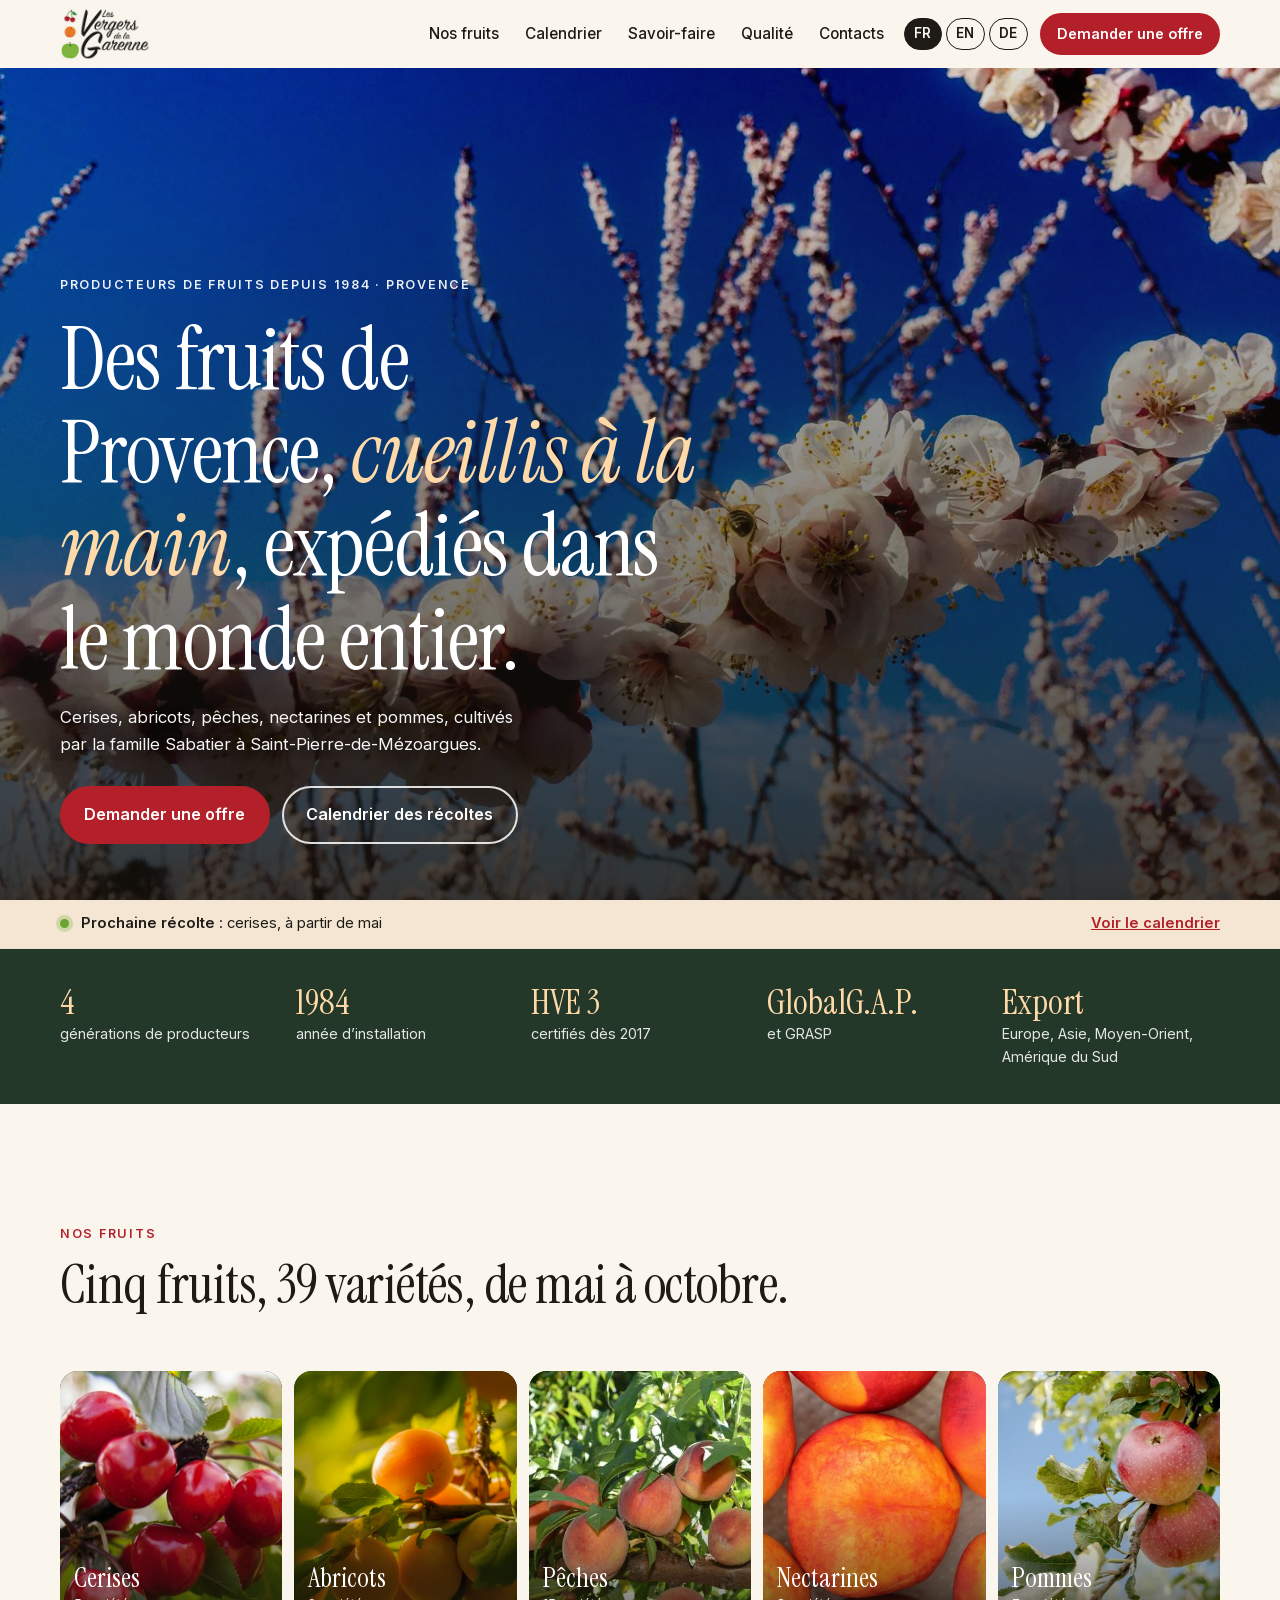
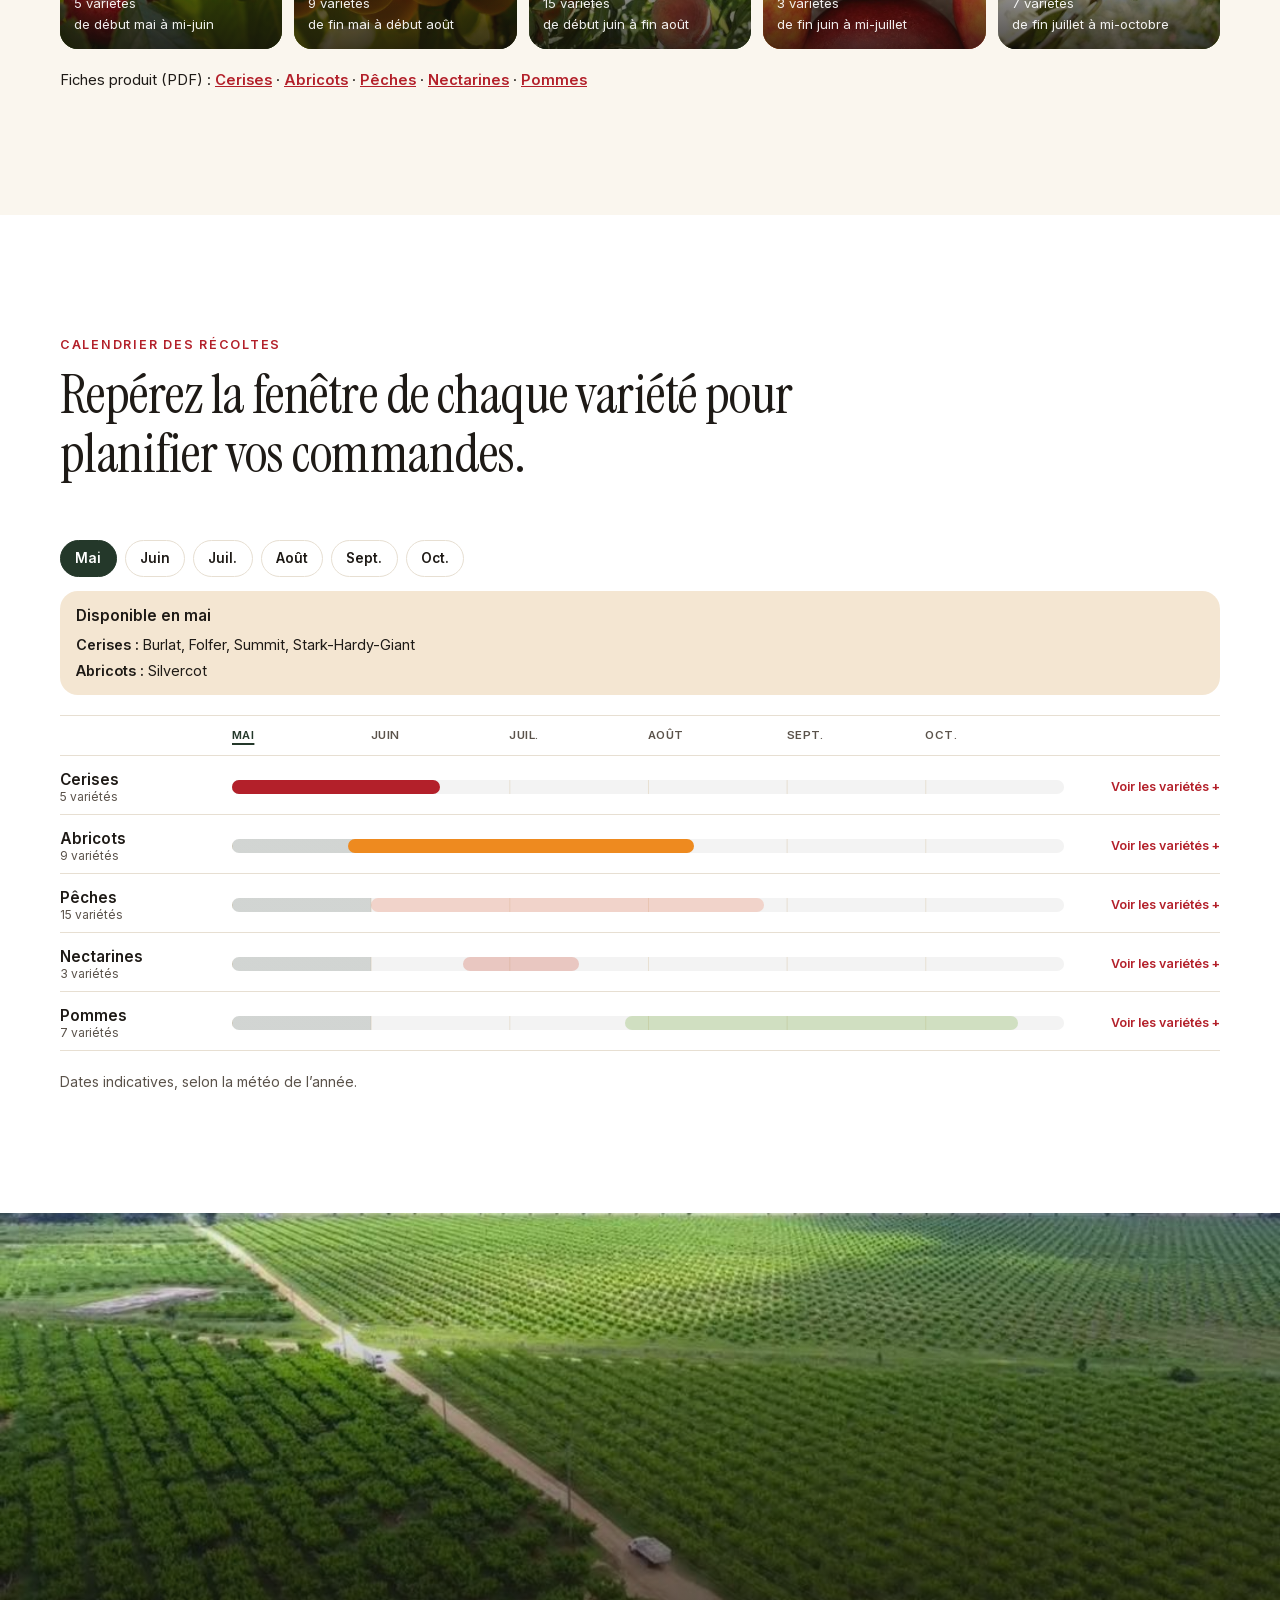
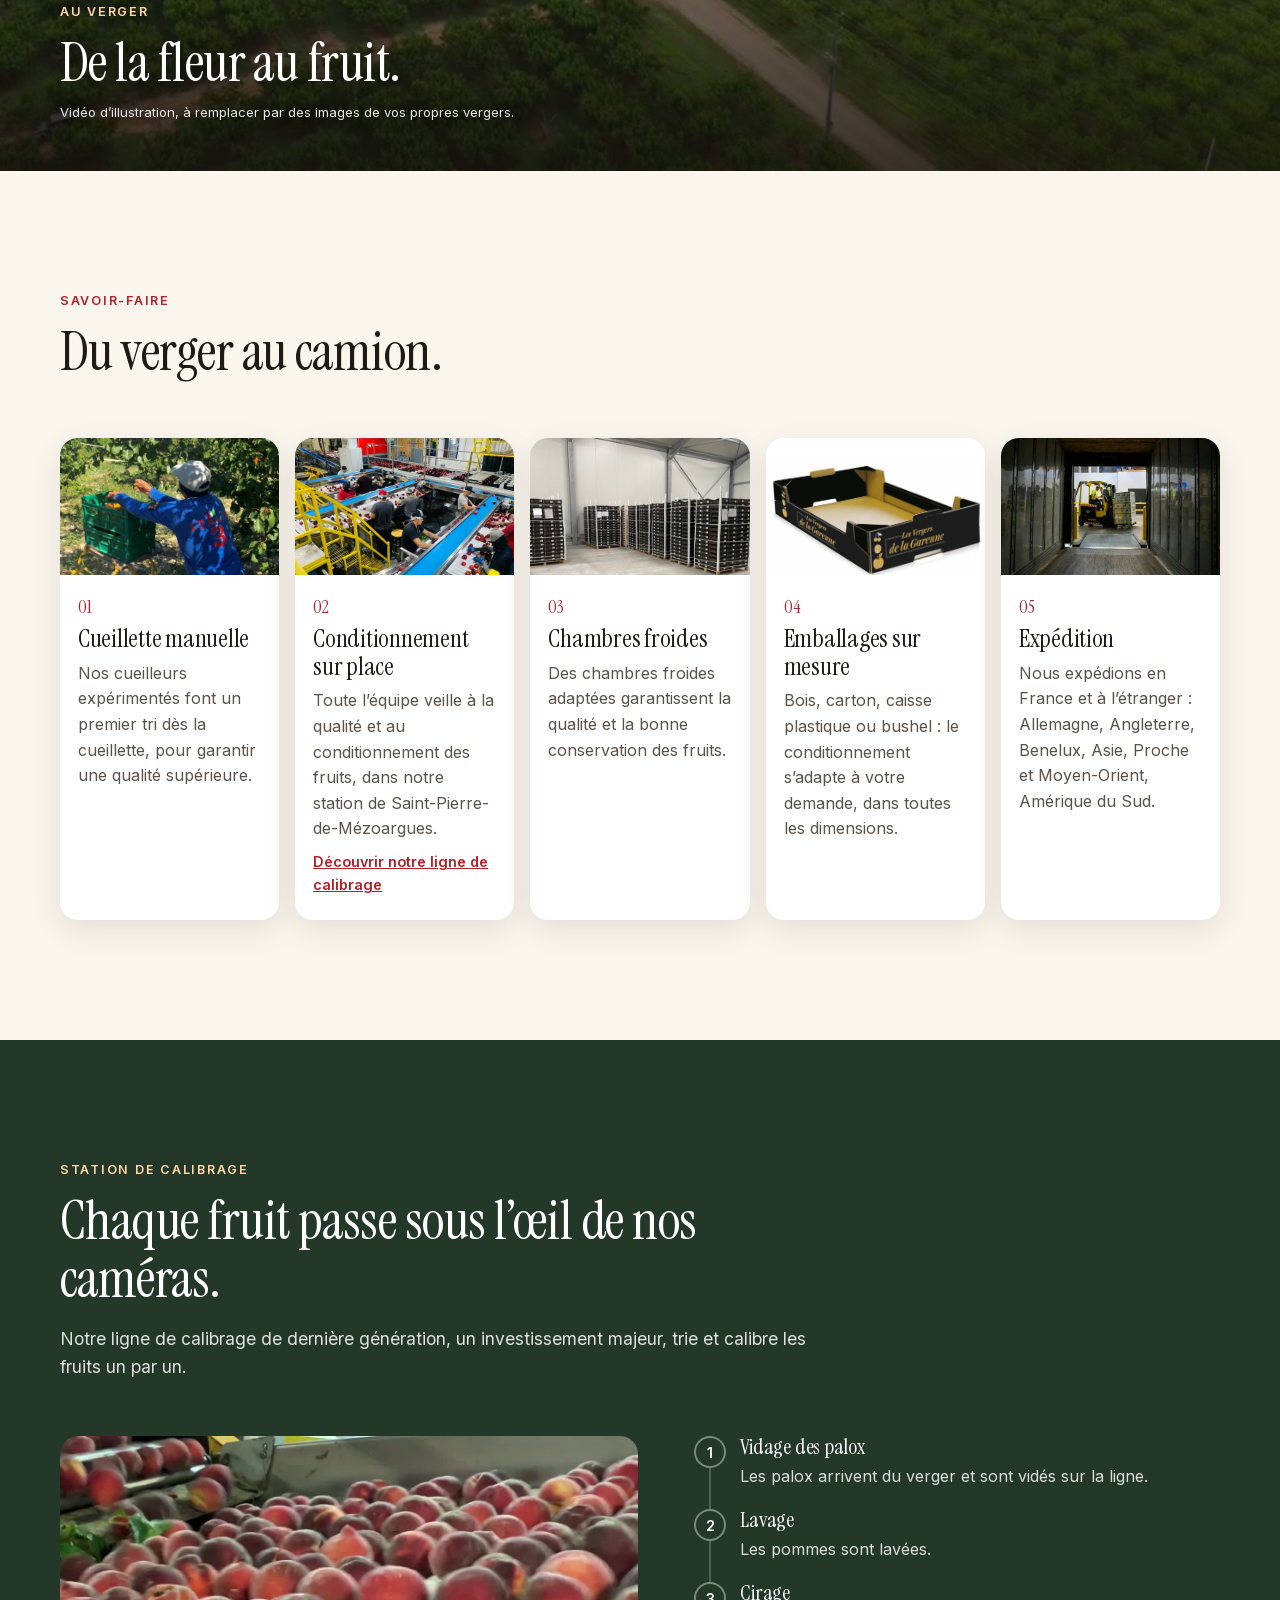
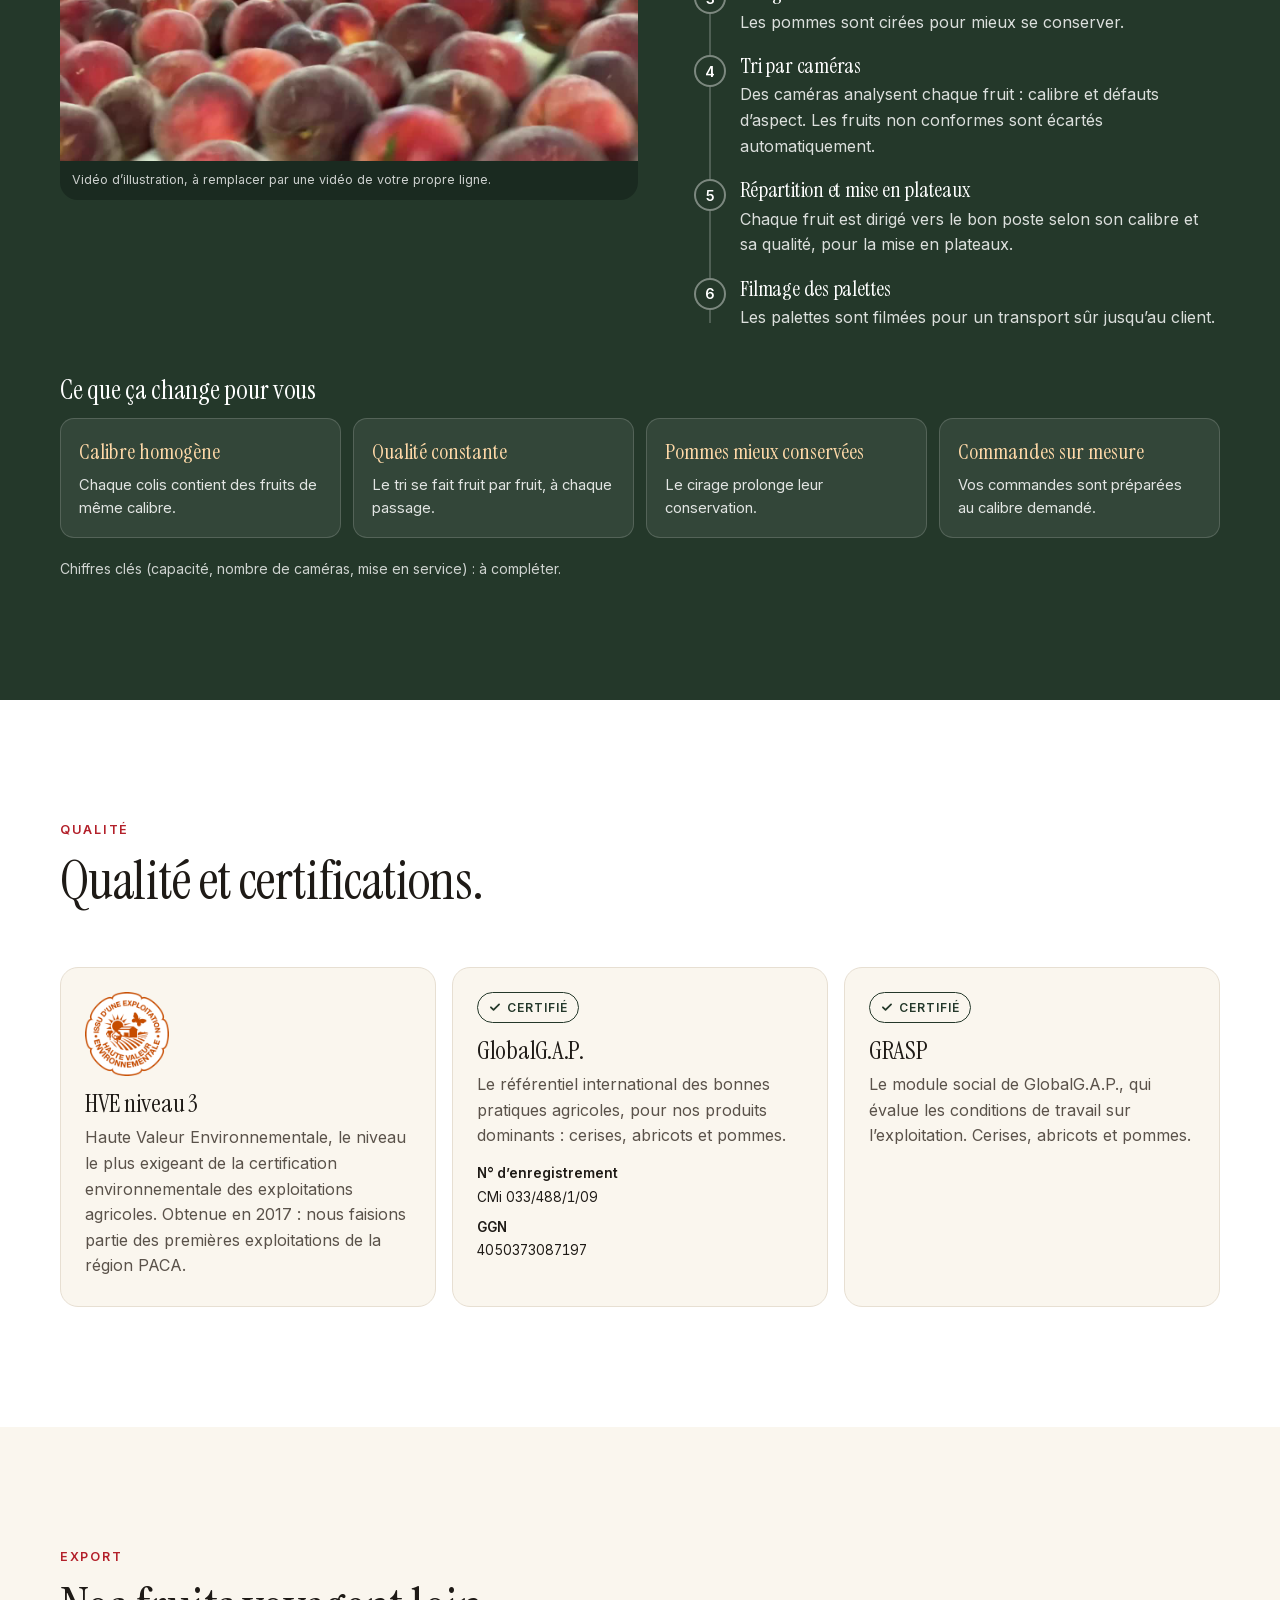
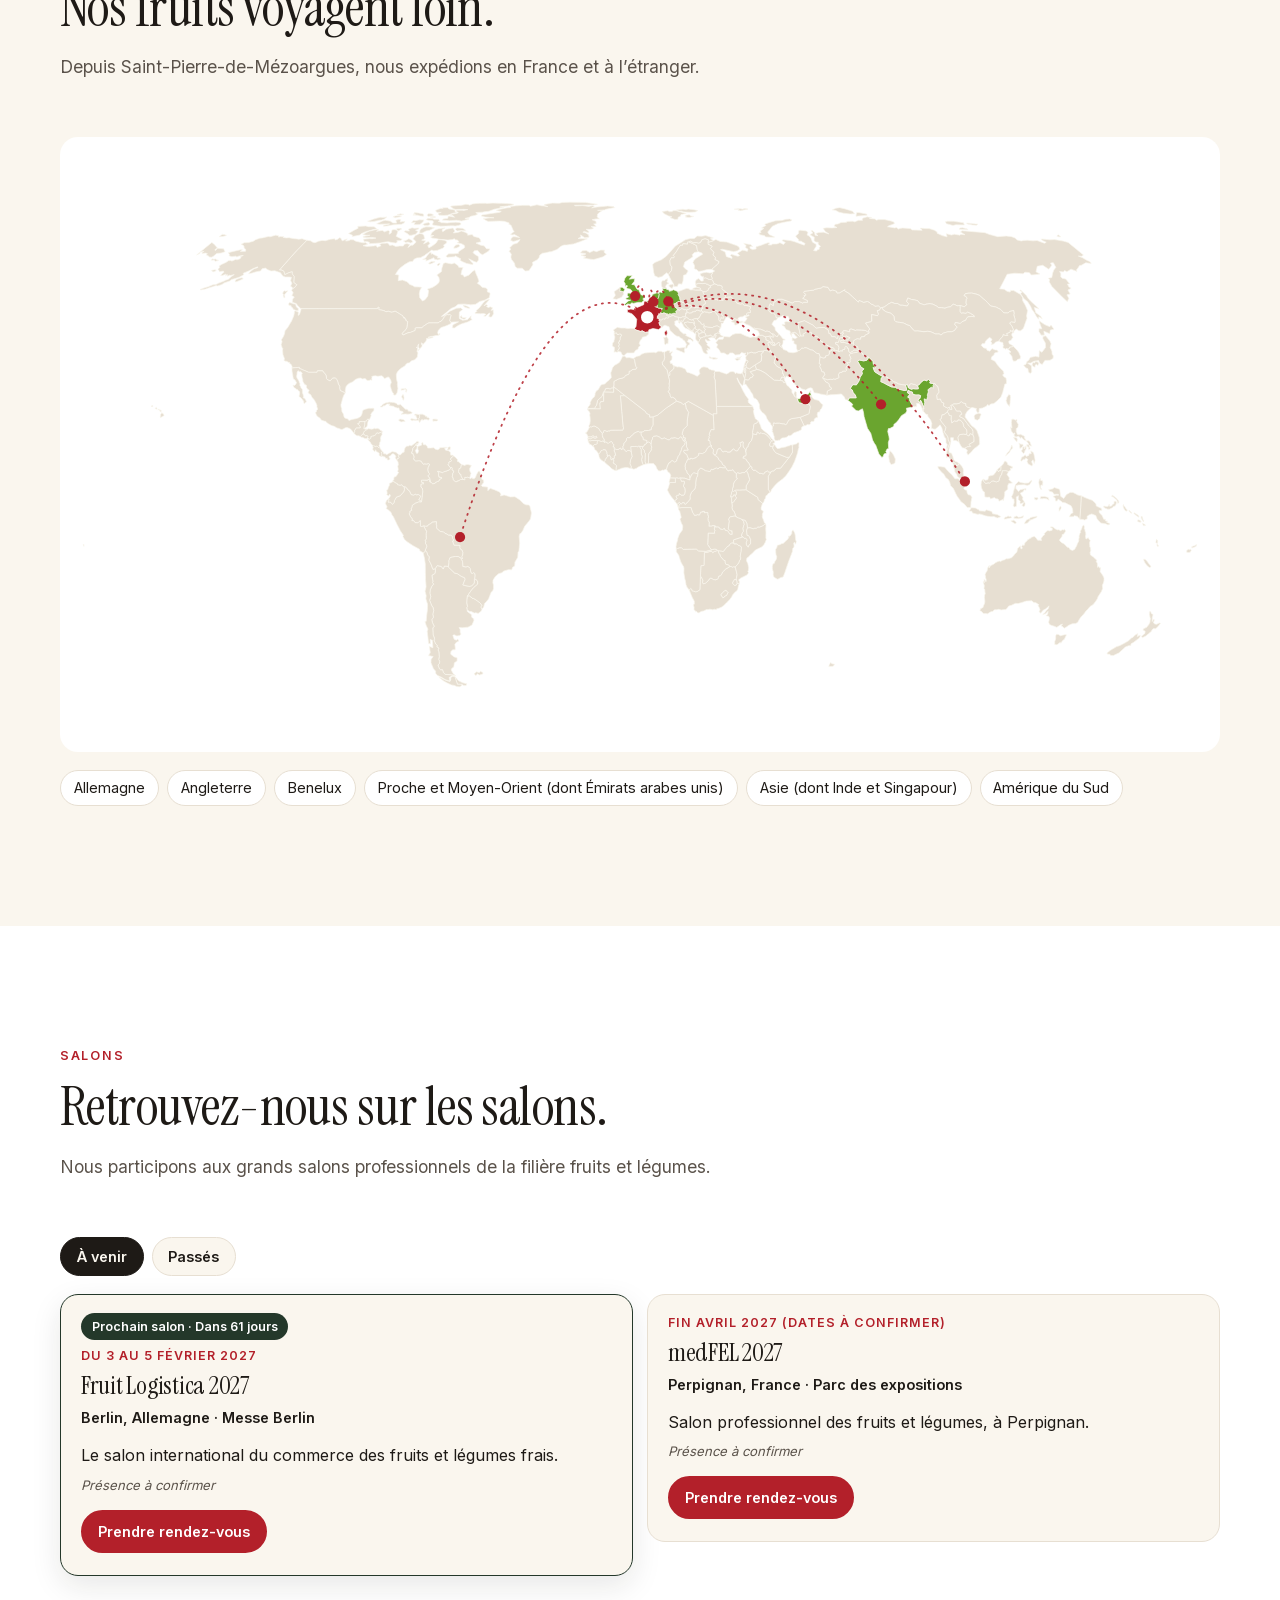
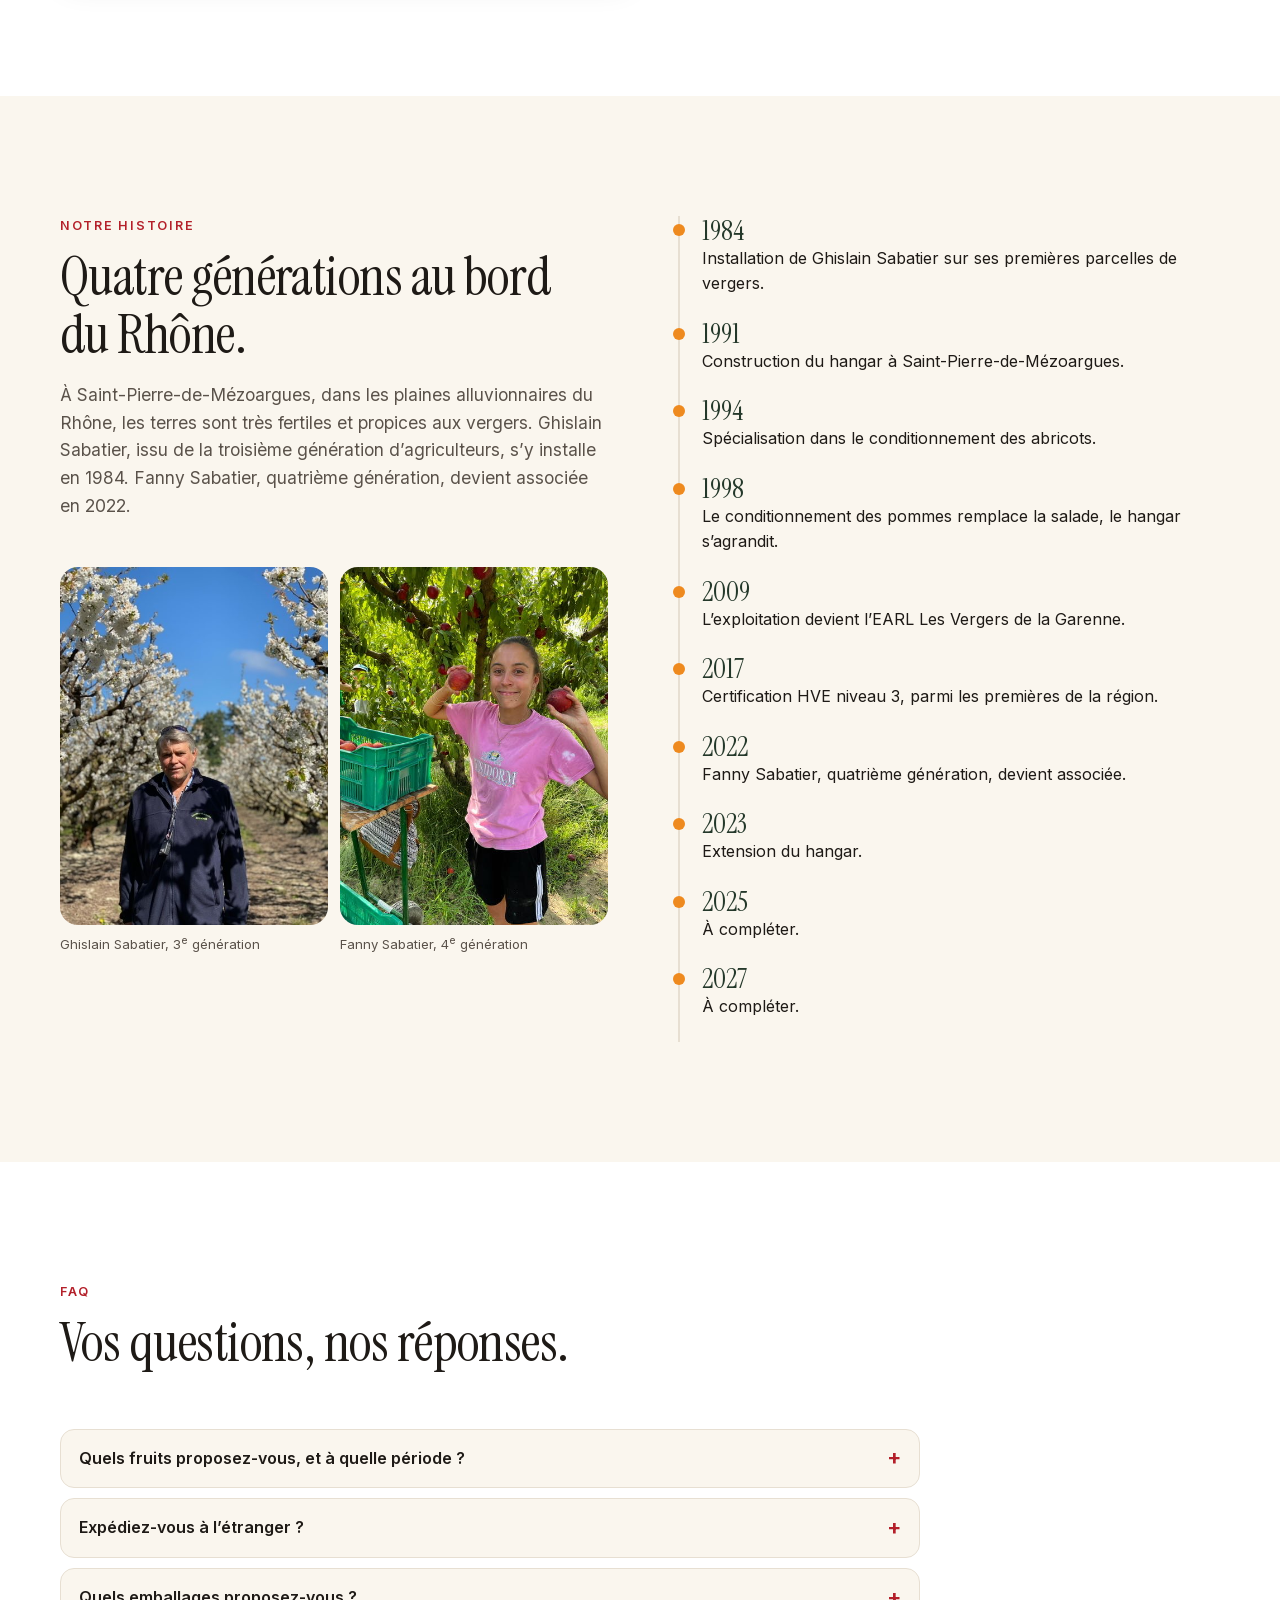
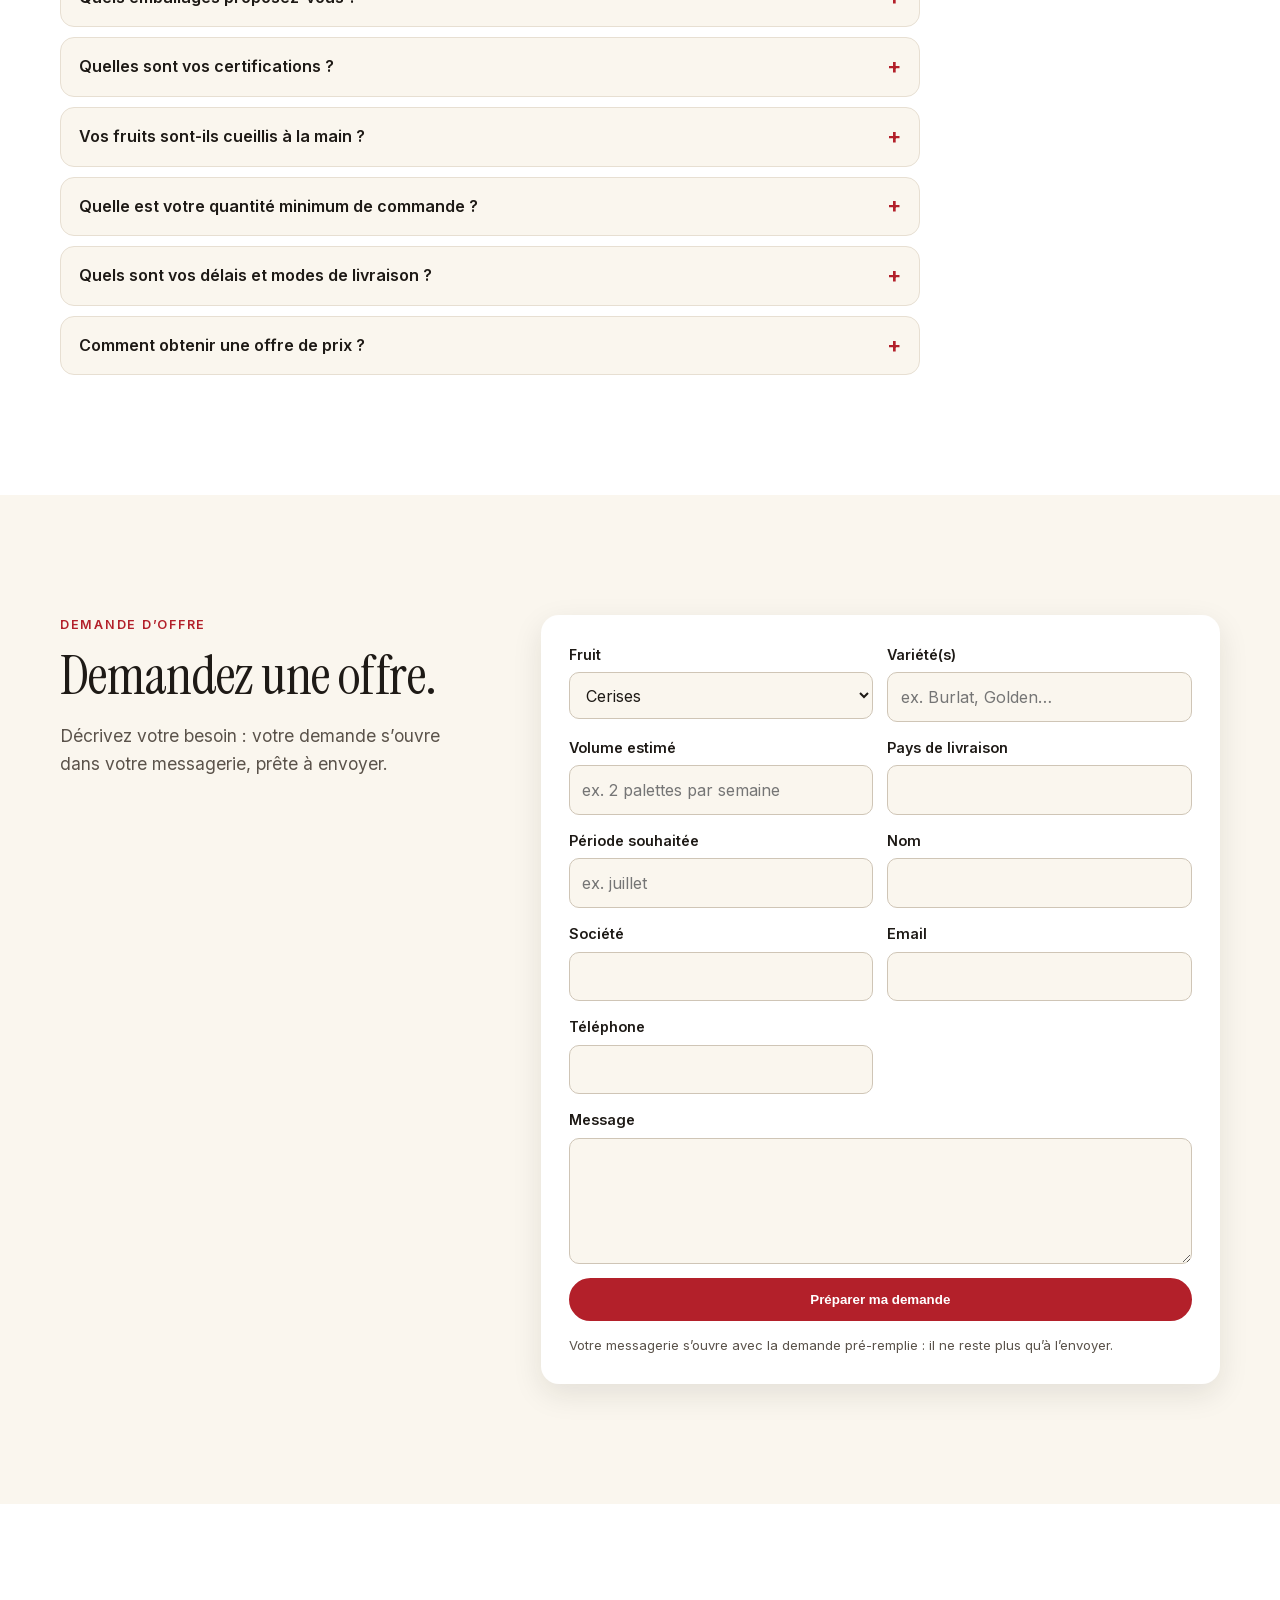
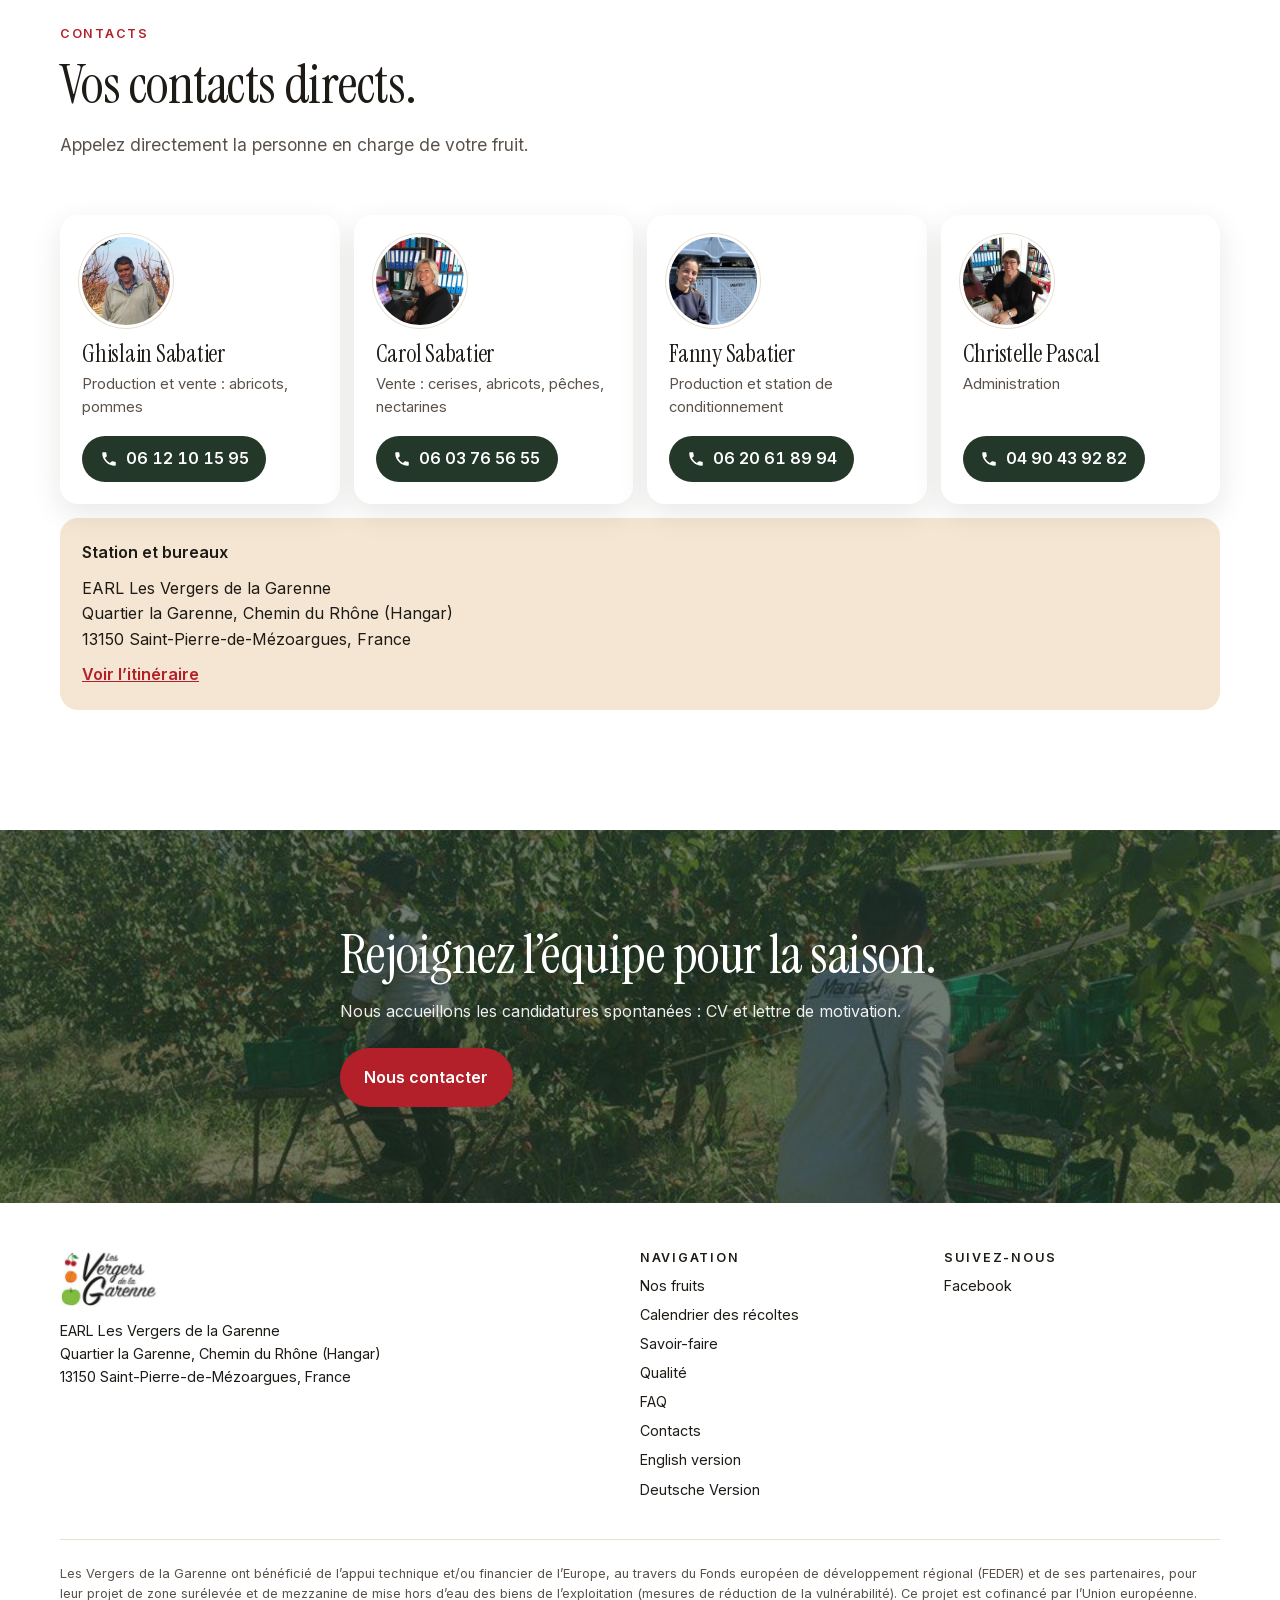
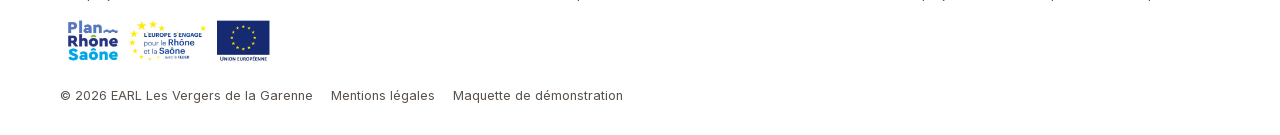
<file: index.html>
<!doctype html>
<html lang="fr">
<head>
<meta charset="utf-8">
<meta name="viewport" content="width=device-width, initial-scale=1">
<title>Les Vergers de la Garenne | Producteur-expéditeur de fruits en Provence</title>
<meta name="description" content="Cerises, abricots, pêches, nectarines et pommes cueillis à la main à Saint-Pierre-de-Mézoargues et expédiés en France et à l'export. Exploitation certifiée HVE niveau 3 et GlobalG.A.P.">
<meta name="robots" content="noindex, nofollow">
<meta name="color-scheme" content="light">
<link rel="alternate" hreflang="fr" href="https://gregory-pignolet.github.io/maquette-vg2/">
<link rel="alternate" hreflang="en" href="https://gregory-pignolet.github.io/maquette-vg2/en/">
<link rel="alternate" hreflang="de" href="https://gregory-pignolet.github.io/maquette-vg2/de/">
<meta property="og:type" content="website">
<meta property="og:site_name" content="Les Vergers de la Garenne">
<meta property="og:title" content="Les Vergers de la Garenne | Producteur-expéditeur de fruits en Provence">
<meta property="og:description" content="Cerises, abricots, pêches, nectarines et pommes cueillis à la main à Saint-Pierre-de-Mézoargues et expédiés en France et à l’export.">
<meta property="og:url" content="https://gregory-pignolet.github.io/maquette-vg2/">
<meta property="og:image" content="https://gregory-pignolet.github.io/maquette-vg2/assets/og-image.jpg">
<meta property="og:image:width" content="1200">
<meta property="og:image:height" content="630">
<meta property="og:locale" content="fr_FR">
<meta name="twitter:card" content="summary_large_image">
<link rel="icon" type="image/svg+xml" href="assets/favicon.svg">
<link rel="preload" href="assets/fonts/instrument-serif-regular.woff2" as="font" type="font/woff2" crossorigin>
<link rel="preload" href="assets/fonts/instrument-serif-italic.woff2" as="font" type="font/woff2" crossorigin>
<link rel="stylesheet" href="styles.css">
<script>document.documentElement.classList.add('js');setTimeout(function(){if(!window.vgMotion){document.documentElement.classList.remove('js')}},2500)</script>
<script src="motion.js" defer></script>
</head>
<body>
<a class="skip" href="#contenu">Aller au contenu</a>

<header class="site-header">
  <div class="wrap header-inner">
    <a class="brand" href="#accueil"><img src="assets/logo.jpg" alt="Les Vergers de la Garenne" width="200" height="116"></a>
    <button class="burger" type="button" aria-expanded="false" aria-controls="menu"><span class="visually-hidden">Menu</span><span class="burger-bars" aria-hidden="true"></span></button>
    <nav id="menu" class="nav" aria-label="Navigation principale">
      <a href="#fruits">Nos fruits</a>
      <a href="#calendrier">Calendrier</a>
      <a href="#savoir-faire">Savoir-faire</a>
      <a href="#qualite">Qualité</a>
      <a href="#contacts">Contacts</a>
    </nav>
    <div class="langs"><span class="lang-current">FR</span><a class="lang-switch" href="en/" hreflang="en" lang="en">EN<span class="visually-hidden"> (English version)</span></a><a class="lang-switch" href="de/" hreflang="de" lang="de">DE<span class="visually-hidden"> (Deutsche Version)</span></a></div>
    <a class="btn btn--small" href="#offre">Demander une offre</a>
  </div>
</header>

<main id="contenu">

<section id="accueil" class="hero">
  <picture><source media="(max-width: 699px)" srcset="assets/photos/hero-mobile.jpg" width="825" height="1100"><img class="hero-img" src="assets/photos/hero.jpg" alt="Verger en fleurs au printemps, en Provence" width="1632" height="1224" fetchpriority="high"></picture>
  <div class="hero-shade" aria-hidden="true"></div>
  <div class="wrap hero-content">
    <p class="kicker">Producteurs de fruits depuis 1984 · Provence</p>
    <h1>Des fruits de Provence, <em>cueillis à la main</em>, expédiés dans le monde entier.</h1>
    <p class="hero-sub">Cerises, abricots, pêches, nectarines et pommes, cultivés par la famille Sabatier à Saint-Pierre-de-Mézoargues.</p>
    <div class="hero-ctas">
      <a class="btn" href="#offre">Demander une offre</a>
      <a class="btn btn--ghost" href="#calendrier">Calendrier des récoltes</a>
    </div>
  </div>
</section>

<div id="maintenant" class="now-bar" aria-live="polite" data-label-now="Récolte en cours" data-label-next="Prochaine récolte" data-label-from="à partir de" data-label-cta="Voir le calendrier"><div class="wrap now-inner"></div></div>

<section id="preuves" class="proofs" aria-label="Nos repères">
  <ul class="wrap proofs-list">
    <li class="rv"><strong>4</strong><span>générations de producteurs</span></li>
    <li class="rv"><strong data-count="1984" data-from="1950">1984</strong><span>année d’installation</span></li>
    <li class="rv"><strong>HVE 3</strong><span>certifiés dès 2017</span></li>
    <li class="rv"><strong>GlobalG.A.P.</strong><span>et GRASP</span></li>
    <li class="rv"><strong>Export</strong><span>Europe, Asie, Moyen-Orient, Amérique du Sud</span></li>
  </ul>
</section>

<section id="fruits" class="section">
  <div class="wrap">
    <header class="section-head rv">
      <p class="eyebrow">Nos fruits</p>
      <h2>Cinq fruits, 39 variétés, de mai à octobre.</h2>
    </header>
    <ul class="fruit-grid">
      <li class="fruit-card rv-media"><a href="#calendrier"><img src="assets/photos/fruit-cerises.jpg" srcset="assets/photos/fruit-cerises-600.jpg 600w, assets/photos/fruit-cerises.jpg 1000w" sizes="(min-width: 1000px) 20vw, (min-width: 700px) 33vw, 100vw" alt="Cerises rouges sur la branche" width="1000" height="666" loading="lazy"><span class="fruit-card-body"><span class="fruit-name">Cerises</span><span class="fruit-meta">5 variétés<br>de début mai à mi-juin</span></span></a></li>
      <li class="fruit-card rv-media"><a href="#calendrier"><img src="assets/photos/fruit-abricots.jpg" srcset="assets/photos/fruit-abricots-600.jpg 600w, assets/photos/fruit-abricots.jpg 1000w" sizes="(min-width: 1000px) 20vw, (min-width: 700px) 33vw, 50vw" alt="Abricots mûrs sur l'arbre" width="1000" height="665" loading="lazy"><span class="fruit-card-body"><span class="fruit-name">Abricots</span><span class="fruit-meta">9 variétés<br>de fin mai à début août</span></span></a></li>
      <li class="fruit-card rv-media"><a href="#calendrier"><img src="assets/photos/fruit-peches.jpg" srcset="assets/photos/fruit-peches-600.jpg 600w, assets/photos/fruit-peches.jpg 1000w" sizes="(min-width: 1000px) 20vw, (min-width: 700px) 33vw, 50vw" alt="Pêches sur l'arbre" width="1000" height="666" loading="lazy"><span class="fruit-card-body"><span class="fruit-name">Pêches</span><span class="fruit-meta">15 variétés<br>de début juin à fin août</span></span></a></li>
      <li class="fruit-card rv-media"><a href="#calendrier"><img src="assets/photos/fruit-nectarines.jpg" srcset="assets/photos/fruit-nectarines-600.jpg 600w, assets/photos/fruit-nectarines.jpg 1000w" sizes="(min-width: 1000px) 20vw, (min-width: 700px) 33vw, 50vw" alt="Nectarines" width="1000" height="666" loading="lazy"><span class="fruit-card-body"><span class="fruit-name">Nectarines</span><span class="fruit-meta">3 variétés<br>de fin juin à mi-juillet</span></span></a></li>
      <li class="fruit-card rv-media"><a href="#calendrier"><img src="assets/photos/fruit-pommes.jpg" srcset="assets/photos/fruit-pommes-600.jpg 600w, assets/photos/fruit-pommes.jpg 1000w" sizes="(min-width: 1000px) 20vw, (min-width: 700px) 33vw, 50vw" alt="Pommes sur l'arbre" width="1000" height="665" loading="lazy"><span class="fruit-card-body"><span class="fruit-name">Pommes</span><span class="fruit-meta">7 variétés<br>de fin juillet à mi-octobre</span></span></a></li>
    </ul>
    <p class="sheets rv">Fiches produit (PDF) : <a href="fiches/cerises-fr.pdf" target="_blank" rel="noopener">Cerises<span class="visually-hidden"> (PDF, nouvel onglet)</span></a> · <a href="fiches/abricots-fr.pdf" target="_blank" rel="noopener">Abricots<span class="visually-hidden"> (PDF, nouvel onglet)</span></a> · <a href="fiches/peches-fr.pdf" target="_blank" rel="noopener">Pêches<span class="visually-hidden"> (PDF, nouvel onglet)</span></a> · <a href="fiches/nectarines-fr.pdf" target="_blank" rel="noopener">Nectarines<span class="visually-hidden"> (PDF, nouvel onglet)</span></a> · <a href="fiches/pommes-fr.pdf" target="_blank" rel="noopener">Pommes<span class="visually-hidden"> (PDF, nouvel onglet)</span></a></p>
  </div>
</section>

<section id="calendrier" class="section section--paper">
  <div class="wrap">
    <header class="section-head rv">
      <p class="eyebrow">Calendrier des récoltes</p>
      <h2>Repérez la fenêtre de chaque variété pour planifier vos commandes.</h2>
    </header>
    <!-- CALENDRIER:START -->
<div class="cal-filter" role="group" aria-label="Choisir un mois" data-prefix="Disponible en" data-none="Pas de récolte ce mois-ci."><button type="button" class="cal-chip" data-name="mai" data-month="5" aria-pressed="false">Mai</button><button type="button" class="cal-chip" data-name="juin" data-month="6" aria-pressed="false">Juin</button><button type="button" class="cal-chip" data-name="juillet" data-month="7" aria-pressed="false">Juil.</button><button type="button" class="cal-chip" data-name="août" data-month="8" aria-pressed="false">Août</button><button type="button" class="cal-chip" data-name="septembre" data-month="9" aria-pressed="false">Sept.</button><button type="button" class="cal-chip" data-name="octobre" data-month="10" aria-pressed="false">Oct.</button></div>
<div class="cal-avail" aria-live="polite"></div>
<div class="cal" role="group" aria-label="Calendrier des récoltes, de mai à octobre">
<div class="cal-head" aria-hidden="true"><span class="cal-label"></span><span class="cal-months"><span class="cal-head-month" data-month="5">Mai</span><span class="cal-head-month" data-month="6">Juin</span><span class="cal-head-month" data-month="7">Juil.</span><span class="cal-head-month" data-month="8">Août</span><span class="cal-head-month" data-month="9">Sept.</span><span class="cal-head-month" data-month="10">Oct.</span></span></div>
<details class="cal-fruit cal-fruit--cerise" data-months="5 6">
<summary><span class="cal-row"><span class="cal-label">Cerises <small>5 variétés</small></span><span class="cal-track"><span class="cal-bar" style="grid-column:1 / 10"></span></span><span class="visually-hidden">du 1er mai au 15 juin</span><span class="cal-more">Voir les variétés</span></span></summary>
<ul class="cal-varieties">
<li class="cal-variety" data-months="5" data-from="0501" data-to="0520"><span class="cal-row"><span class="cal-label">Burlat</span><span class="cal-track"><span class="cal-bar" style="grid-column:1 / 5"></span></span><span class="visually-hidden">du 1er mai au 20 mai</span></span></li>
<li class="cal-variety" data-months="5" data-from="0516" data-to="0530"><span class="cal-row"><span class="cal-label">Folfer</span><span class="cal-track"><span class="cal-bar" style="grid-column:4 / 7"></span></span><span class="visually-hidden">du 16 mai au 30 mai</span></span></li>
<li class="cal-variety" data-months="5 6" data-from="0521" data-to="0605"><span class="cal-row"><span class="cal-label">Summit</span><span class="cal-track"><span class="cal-bar" style="grid-column:5 / 8"></span></span><span class="visually-hidden">du 21 mai au 5 juin</span></span></li>
<li class="cal-variety" data-months="5 6" data-from="0521" data-to="0605"><span class="cal-row"><span class="cal-label">Stark-Hardy-Giant</span><span class="cal-track"><span class="cal-bar" style="grid-column:5 / 8"></span></span><span class="visually-hidden">du 21 mai au 5 juin</span></span></li>
<li class="cal-variety" data-months="6" data-from="0601" data-to="0615"><span class="cal-row"><span class="cal-label">Noire de Meched</span><span class="cal-track"><span class="cal-bar" style="grid-column:7 / 10"></span></span><span class="visually-hidden">du 1er juin au 15 juin</span></span></li>
</ul></details>
<details class="cal-fruit cal-fruit--abricot" data-months="5 6 7 8">
<summary><span class="cal-row"><span class="cal-label">Abricots <small>9 variétés</small></span><span class="cal-track"><span class="cal-bar" style="grid-column:6 / 21"></span></span><span class="visually-hidden">du 26 mai au 10 août</span><span class="cal-more">Voir les variétés</span></span></summary>
<ul class="cal-varieties">
<li class="cal-variety" data-months="5 6" data-from="0526" data-to="0610"><span class="cal-row"><span class="cal-label">Silvercot</span><span class="cal-track"><span class="cal-bar" style="grid-column:6 / 9"></span></span><span class="visually-hidden">du 26 mai au 10 juin</span></span></li>
<li class="cal-variety" data-months="6" data-from="0601" data-to="0615"><span class="cal-row"><span class="cal-label">Robada</span><span class="cal-track"><span class="cal-bar" style="grid-column:7 / 10"></span></span><span class="visually-hidden">du 1er juin au 15 juin</span></span></li>
<li class="cal-variety" data-months="6 7" data-from="0611" data-to="0710"><span class="cal-row"><span class="cal-label">Jumbo-Cot</span><span class="cal-track"><span class="cal-bar" style="grid-column:9 / 15"></span></span><span class="visually-hidden">du 11 juin au 10 juillet</span></span></li>
<li class="cal-variety" data-months="6" data-from="0611" data-to="0625"><span class="cal-row"><span class="cal-label">Apriqueen</span><span class="cal-track"><span class="cal-bar" style="grid-column:9 / 12"></span></span><span class="visually-hidden">du 11 juin au 25 juin</span></span></li>
<li class="cal-variety" data-months="6 7" data-from="0621" data-to="0710"><span class="cal-row"><span class="cal-label">Bergarouge</span><span class="cal-track"><span class="cal-bar" style="grid-column:11 / 15"></span></span><span class="visually-hidden">du 21 juin au 10 juillet</span></span></li>
<li class="cal-variety" data-months="7" data-from="0706" data-to="0720"><span class="cal-row"><span class="cal-label">Anegat</span><span class="cal-track"><span class="cal-bar" style="grid-column:14 / 17"></span></span><span class="visually-hidden">du 6 juillet au 20 juillet</span></span></li>
<li class="cal-variety" data-months="7" data-from="0706" data-to="0725"><span class="cal-row"><span class="cal-label">Faralia</span><span class="cal-track"><span class="cal-bar" style="grid-column:14 / 18"></span></span><span class="visually-hidden">du 6 juillet au 25 juillet</span></span></li>
<li class="cal-variety" data-months="7" data-from="0716" data-to="0730"><span class="cal-row"><span class="cal-label">Farely</span><span class="cal-track"><span class="cal-bar" style="grid-column:16 / 19"></span></span><span class="visually-hidden">du 16 juillet au 30 juillet</span></span></li>
<li class="cal-variety" data-months="7 8" data-from="0726" data-to="0810"><span class="cal-row"><span class="cal-label">Farbaly</span><span class="cal-track"><span class="cal-bar" style="grid-column:18 / 21"></span></span><span class="visually-hidden">du 26 juillet au 10 août</span></span></li>
</ul></details>
<details class="cal-fruit cal-fruit--peche" data-months="6 7 8">
<summary><span class="cal-row"><span class="cal-label">Pêches <small>15 variétés</small></span><span class="cal-track"><span class="cal-bar" style="grid-column:7 / 24"></span></span><span class="visually-hidden">du 1er juin au 25 août</span><span class="cal-more">Voir les variétés</span></span></summary>
<ul class="cal-varieties">
<li class="cal-variety" data-months="6" data-from="0601" data-to="0610"><span class="cal-row"><span class="cal-label">Kaoliane <small>blanche</small></span><span class="cal-track"><span class="cal-bar" style="grid-column:7 / 9"></span></span><span class="visually-hidden">du 1er juin au 10 juin</span></span></li>
<li class="cal-variety" data-months="6" data-from="0611" data-to="0620"><span class="cal-row"><span class="cal-label">Onyx <small>blanche</small></span><span class="cal-track"><span class="cal-bar" style="grid-column:9 / 11"></span></span><span class="visually-hidden">du 11 juin au 20 juin</span></span></li>
<li class="cal-variety" data-months="6" data-from="0616" data-to="0625"><span class="cal-row"><span class="cal-label">Barbara <small>blanche</small></span><span class="cal-track"><span class="cal-bar" style="grid-column:10 / 12"></span></span><span class="visually-hidden">du 16 juin au 25 juin</span></span></li>
<li class="cal-variety" data-months="6" data-from="0616" data-to="0625"><span class="cal-row"><span class="cal-label">Caprice <small>blanche</small></span><span class="cal-track"><span class="cal-bar" style="grid-column:10 / 12"></span></span><span class="visually-hidden">du 16 juin au 25 juin</span></span></li>
<li class="cal-variety" data-months="6" data-from="0621" data-to="0630"><span class="cal-row"><span class="cal-label">Ivoire <small>blanche</small></span><span class="cal-track"><span class="cal-bar" style="grid-column:11 / 13"></span></span><span class="visually-hidden">du 21 juin au 30 juin</span></span></li>
<li class="cal-variety" data-months="7" data-from="0701" data-to="0710"><span class="cal-row"><span class="cal-label">Elise <small>blanche</small></span><span class="cal-track"><span class="cal-bar" style="grid-column:13 / 15"></span></span><span class="visually-hidden">du 1er juillet au 10 juillet</span></span></li>
<li class="cal-variety" data-months="7" data-from="0701" data-to="0710"><span class="cal-row"><span class="cal-label">Whitered <small>blanche</small></span><span class="cal-track"><span class="cal-bar" style="grid-column:13 / 15"></span></span><span class="visually-hidden">du 1er juillet au 10 juillet</span></span></li>
<li class="cal-variety" data-months="7" data-from="0706" data-to="0720"><span class="cal-row"><span class="cal-label">Fidelia <small>blanche</small></span><span class="cal-track"><span class="cal-bar" style="grid-column:14 / 17"></span></span><span class="visually-hidden">du 6 juillet au 20 juillet</span></span></li>
<li class="cal-variety" data-months="7" data-from="0711" data-to="0725"><span class="cal-row"><span class="cal-label">Summer-Sweet <small>blanche</small></span><span class="cal-track"><span class="cal-bar" style="grid-column:15 / 18"></span></span><span class="visually-hidden">du 11 juillet au 25 juillet</span></span></li>
<li class="cal-variety" data-months="7" data-from="0716" data-to="0730"><span class="cal-row"><span class="cal-label">Bellerime <small>blanche</small></span><span class="cal-track"><span class="cal-bar" style="grid-column:16 / 19"></span></span><span class="visually-hidden">du 16 juillet au 30 juillet</span></span></li>
<li class="cal-variety" data-months="7 8" data-from="0721" data-to="0805"><span class="cal-row"><span class="cal-label">Bel-Lady <small>jaune</small></span><span class="cal-track"><span class="cal-bar" style="grid-column:17 / 20"></span></span><span class="visually-hidden">du 21 juillet au 5 août</span></span></li>
<li class="cal-variety" data-months="7 8" data-from="0721" data-to="0805"><span class="cal-row"><span class="cal-label">Gratia <small>blanche</small></span><span class="cal-track"><span class="cal-bar" style="grid-column:17 / 20"></span></span><span class="visually-hidden">du 21 juillet au 5 août</span></span></li>
<li class="cal-variety" data-months="8" data-from="0801" data-to="0810"><span class="cal-row"><span class="cal-label">Valentine <small>blanche</small></span><span class="cal-track"><span class="cal-bar" style="grid-column:19 / 21"></span></span><span class="visually-hidden">du 1er août au 10 août</span></span></li>
<li class="cal-variety" data-months="8" data-from="0811" data-to="0825"><span class="cal-row"><span class="cal-label">Couloured <small>blanche</small></span><span class="cal-track"><span class="cal-bar" style="grid-column:21 / 24"></span></span><span class="visually-hidden">du 11 août au 25 août</span></span></li>
<li class="cal-variety" data-months="8" data-from="0811" data-to="0825"><span class="cal-row"><span class="cal-label">Belly <small>jaune</small></span><span class="cal-track"><span class="cal-bar" style="grid-column:21 / 24"></span></span><span class="visually-hidden">du 11 août au 25 août</span></span></li>
</ul></details>
<details class="cal-fruit cal-fruit--nectarine" data-months="6 7">
<summary><span class="cal-row"><span class="cal-label">Nectarines <small>3 variétés</small></span><span class="cal-track"><span class="cal-bar" style="grid-column:11 / 16"></span></span><span class="visually-hidden">du 21 juin au 15 juillet</span><span class="cal-more">Voir les variétés</span></span></summary>
<ul class="cal-varieties">
<li class="cal-variety" data-months="6" data-from="0621" data-to="0630"><span class="cal-row"><span class="cal-label">Cristal <small>blanche</small></span><span class="cal-track"><span class="cal-bar" style="grid-column:11 / 13"></span></span><span class="visually-hidden">du 21 juin au 30 juin</span></span></li>
<li class="cal-variety" data-months="6 7" data-from="0621" data-to="0705"><span class="cal-row"><span class="cal-label">Pelire <small>jaune</small></span><span class="cal-track"><span class="cal-bar" style="grid-column:11 / 14"></span></span><span class="visually-hidden">du 21 juin au 5 juillet</span></span></li>
<li class="cal-variety" data-months="7" data-from="0701" data-to="0715"><span class="cal-row"><span class="cal-label">Magique <small>blanche</small></span><span class="cal-track"><span class="cal-bar" style="grid-column:13 / 16"></span></span><span class="visually-hidden">du 1er juillet au 15 juillet</span></span></li>
</ul></details>
<details class="cal-fruit cal-fruit--pomme" data-months="7 8 9 10">
<summary><span class="cal-row"><span class="cal-label">Pommes <small>7 variétés</small></span><span class="cal-track"><span class="cal-bar" style="grid-column:18 / 35"></span></span><span class="visually-hidden">du 26 juillet au 20 octobre</span><span class="cal-more">Voir les variétés</span></span></summary>
<ul class="cal-varieties">
<li class="cal-variety" data-months="7 8" data-from="0726" data-to="0825"><span class="cal-row"><span class="cal-label">Gala</span><span class="cal-track"><span class="cal-bar" style="grid-column:18 / 24"></span></span><span class="visually-hidden">du 26 juillet au 25 août</span></span></li>
<li class="cal-variety" data-months="8 9" data-from="0801" data-to="0905"><span class="cal-row"><span class="cal-label">Reine des Reinettes</span><span class="cal-track"><span class="cal-bar" style="grid-column:19 / 26"></span></span><span class="visually-hidden">du 1er août au 5 septembre</span></span></li>
<li class="cal-variety" data-months="8 9" data-from="0806" data-to="0930"><span class="cal-row"><span class="cal-label">Granny Smith</span><span class="cal-track"><span class="cal-bar" style="grid-column:20 / 31"></span></span><span class="visually-hidden">du 6 août au 30 septembre</span></span></li>
<li class="cal-variety" data-months="8 9 10" data-from="0811" data-to="1010"><span class="cal-row"><span class="cal-label">Golden Delicious</span><span class="cal-track"><span class="cal-bar" style="grid-column:21 / 33"></span></span><span class="visually-hidden">du 11 août au 10 octobre</span></span></li>
<li class="cal-variety" data-months="8 9" data-from="0821" data-to="0925"><span class="cal-row"><span class="cal-label">Red Delicious</span><span class="cal-track"><span class="cal-bar" style="grid-column:23 / 30"></span></span><span class="visually-hidden">du 21 août au 25 septembre</span></span></li>
<li class="cal-variety" data-months="9 10" data-from="0916" data-to="1010"><span class="cal-row"><span class="cal-label">Story</span><span class="cal-track"><span class="cal-bar" style="grid-column:28 / 33"></span></span><span class="visually-hidden">du 16 septembre au 10 octobre</span></span></li>
<li class="cal-variety" data-months="9 10" data-from="0921" data-to="1020"><span class="cal-row"><span class="cal-label">Red Winter</span><span class="cal-track"><span class="cal-bar" style="grid-column:29 / 35"></span></span><span class="visually-hidden">du 21 septembre au 20 octobre</span></span></li>
</ul></details>
</div>
<!-- CALENDRIER:END -->
    <p class="note">Dates indicatives, selon la météo de l’année.</p>
  </div>
</section>

<section id="vue-du-ciel" class="sky" aria-label="De la fleur au fruit">
  <video class="sky-video" muted loop playsinline preload="none" data-poster="assets/video/vergers-drone-poster.jpg" aria-hidden="true"><source src="assets/video/vergers-montage.mp4" type="video/mp4"></video>
  <div class="sky-shade" aria-hidden="true"></div>
  <div class="wrap sky-content rv"><p class="eyebrow eyebrow--light">Au verger</p><h2>De la fleur au fruit.</h2><p class="sky-note">Vidéo d’illustration, à remplacer par des images de vos propres vergers.</p></div>
</section>

<section id="savoir-faire" class="section">
  <div class="wrap">
    <header class="section-head rv">
      <p class="eyebrow">Savoir-faire</p>
      <h2>Du verger au camion.</h2>
    </header>
    <ol class="steps">
      <li class="step rv"><img src="assets/photos/etape-cueillette.jpg" srcset="assets/photos/etape-cueillette-600.jpg 510w, assets/photos/etape-cueillette.jpg 960w" sizes="(min-width: 1000px) 20vw, (min-width: 700px) 50vw, 100vw" alt="Cueillette de fruits à la main dans le verger" width="960" height="960" loading="lazy"><div class="step-body"><span class="step-num">01</span><h3>Cueillette manuelle</h3><p>Nos cueilleurs expérimentés font un premier tri dès la cueillette, pour garantir une qualité supérieure.</p></div></li>
      <li class="step rv"><img src="assets/photos/etape-calibreuse.jpg" srcset="assets/photos/etape-calibreuse-600.jpg 600w, assets/photos/etape-calibreuse.jpg 1000w" sizes="(min-width: 1000px) 20vw, (min-width: 700px) 50vw, 100vw" alt="Équipe qui trie les fruits sur une ligne de calibrage" width="1000" height="750" loading="lazy"><div class="step-body"><span class="step-num">02</span><h3>Conditionnement sur place</h3><p>Toute l’équipe veille à la qualité et au conditionnement des fruits, dans notre station de Saint-Pierre-de-Mézoargues.</p><a class="step-link" href="#calibrage">Découvrir notre ligne de calibrage</a></div></li>
      <li class="step rv"><img src="assets/photos/etape-chambres-froides.jpg" srcset="assets/photos/etape-chambres-froides-600.jpg 600w, assets/photos/etape-chambres-froides.jpg 1000w" sizes="(min-width: 1000px) 20vw, (min-width: 700px) 50vw, 100vw" alt="Fruits stockés en chambre froide" width="1000" height="563" loading="lazy"><div class="step-body"><span class="step-num">03</span><h3>Chambres froides</h3><p>Des chambres froides adaptées garantissent la qualité et la bonne conservation des fruits.</p></div></li>
      <li class="step rv"><img src="assets/photos/etape-emballages.jpg" alt="Fruits conditionnés en cagettes" width="492" height="343" loading="lazy"><div class="step-body"><span class="step-num">04</span><h3>Emballages sur mesure</h3><p>Bois, carton, caisse plastique ou bushel : le conditionnement s’adapte à votre demande, dans toutes les dimensions.</p></div></li>
      <li class="step rv"><img src="assets/photos/etape-expedition.jpg" srcset="assets/photos/etape-expedition-600.jpg 600w, assets/photos/etape-expedition.jpg 1000w" sizes="(min-width: 1000px) 20vw, (min-width: 700px) 50vw, 100vw" alt="Chargement d’une palette dans une semi-remorque frigorifique" width="1000" height="666" loading="lazy"><div class="step-body"><span class="step-num">05</span><h3>Expédition</h3><p>Nous expédions en France et à l’étranger : Allemagne, Angleterre, Benelux, Asie, Proche et Moyen-Orient, Amérique du Sud.</p></div></li>
    </ol>
  </div>
</section>

<section id="calibrage" class="section calib">
  <div class="wrap">
    <header class="section-head rv"><p class="eyebrow eyebrow--light">Station de calibrage</p><h2>Chaque fruit passe sous l’œil de nos caméras.</h2><p class="lead">Notre ligne de calibrage de dernière génération, un investissement majeur, trie et calibre les fruits un par un.</p></header>
    <div class="calib-grid">
      <figure class="calib-media rv-media"><video class="calib-video" muted loop playsinline preload="none" data-poster="assets/video/calibrage-poster.jpg" aria-hidden="true"><source src="assets/video/calibrage.mp4" type="video/mp4"></video><figcaption>Vidéo d’illustration, à remplacer par une vidéo de votre propre ligne.</figcaption></figure>
      <ol class="calib-steps"><li class="calib-step"><span class="calib-num" aria-hidden="true">1</span><div><h3>Vidage des palox</h3><p>Les palox arrivent du verger et sont vidés sur la ligne.</p></div></li><li class="calib-step"><span class="calib-num" aria-hidden="true">2</span><div><h3>Lavage</h3><p>Les pommes sont lavées.</p></div></li><li class="calib-step"><span class="calib-num" aria-hidden="true">3</span><div><h3>Cirage</h3><p>Les pommes sont cirées pour mieux se conserver.</p></div></li><li class="calib-step"><span class="calib-num" aria-hidden="true">4</span><div><h3>Tri par caméras</h3><p>Des caméras analysent chaque fruit : calibre et défauts d’aspect. Les fruits non conformes sont écartés automatiquement.</p></div></li><li class="calib-step"><span class="calib-num" aria-hidden="true">5</span><div><h3>Répartition et mise en plateaux</h3><p>Chaque fruit est dirigé vers le bon poste selon son calibre et sa qualité, pour la mise en plateaux.</p></div></li><li class="calib-step"><span class="calib-num" aria-hidden="true">6</span><div><h3>Filmage des palettes</h3><p>Les palettes sont filmées pour un transport sûr jusqu’au client.</p></div></li></ol>
    </div>
    <h3 class="calib-subtitle rv">Ce que ça change pour vous</h3>
    <ul class="calib-benefits rv"><li><strong>Calibre homogène</strong><span>Chaque colis contient des fruits de même calibre.</span></li><li><strong>Qualité constante</strong><span>Le tri se fait fruit par fruit, à chaque passage.</span></li><li><strong>Pommes mieux conservées</strong><span>Le cirage prolonge leur conservation.</span></li><li><strong>Commandes sur mesure</strong><span>Vos commandes sont préparées au calibre demandé.</span></li></ul>
    <p class="note note--light">Chiffres clés (capacité, nombre de caméras, mise en service) : à compléter.</p>
  </div>
</section>

<section id="qualite" class="section section--paper">
  <div class="wrap">
    <header class="section-head rv">
      <p class="eyebrow">Qualité</p>
      <h2>Qualité et certifications.</h2>
    </header>
    <div class="quality-grid">
      <article class="quality-card rv">
        <img src="assets/certifs/hve.png" alt="Logo Haute Valeur Environnementale" width="200" height="200" loading="lazy">
        <h3>HVE niveau 3</h3>
        <p>Haute Valeur Environnementale, le niveau le plus exigeant de la certification environnementale des exploitations agricoles. Obtenue en 2017 : nous faisions partie des premières exploitations de la région PACA.</p>
      </article>
      <article class="quality-card rv">
        <span class="badge" aria-hidden="true"><svg viewBox="0 0 24 24" fill="none" stroke="currentColor" stroke-width="3" stroke-linecap="round" stroke-linejoin="round"><path d="M5 12.5l4.5 4.5L19 7.5"/></svg>Certifié</span>
        <h3>GlobalG.A.P.</h3>
        <p>Le référentiel international des bonnes pratiques agricoles, pour nos produits dominants : cerises, abricots et pommes.</p>
        <dl class="facts"><dt>N° d’enregistrement</dt><dd>CMi 033/488/1/09</dd><dt>GGN</dt><dd>4050373087197</dd></dl>
      </article>
      <article class="quality-card rv">
        <span class="badge" aria-hidden="true"><svg viewBox="0 0 24 24" fill="none" stroke="currentColor" stroke-width="3" stroke-linecap="round" stroke-linejoin="round"><path d="M5 12.5l4.5 4.5L19 7.5"/></svg>Certifié</span>
        <h3>GRASP</h3>
        <p>Le module social de GlobalG.A.P., qui évalue les conditions de travail sur l’exploitation. Cerises, abricots et pommes.</p>
      </article>
    </div>
  </div>
</section>

<section id="export" class="section">
  <div class="wrap">
    <header class="section-head rv"><p class="eyebrow">Export</p><h2>Nos fruits voyagent loin.</h2><p class="lead">Depuis Saint-Pierre-de-Mézoargues, nous expédions en France et à l’étranger.</p></header>
    <figure class="export-map rv-media"><img src="assets/carte-export.svg" alt="Carte du monde : expéditions depuis la France vers l’Allemagne, l’Angleterre, le Benelux, les Émirats arabes unis, l’Inde, Singapour et l’Amérique du Sud" width="1000" height="520" loading="lazy"></figure>
    <ul class="export-list rv"><li>Allemagne</li><li>Angleterre</li><li>Benelux</li><li>Proche et Moyen-Orient (dont Émirats arabes unis)</li><li>Asie (dont Inde et Singapour)</li><li>Amérique du Sud</li></ul>
  </div>
</section>

<section id="salons" class="section section--paper">
  <div class="wrap">
    <header class="section-head rv"><p class="eyebrow">Salons</p><h2>Retrouvez-nous sur les salons.</h2><p class="lead">Nous participons aux grands salons professionnels de la filière fruits et légumes.</p></header>
    <div class="fairs" data-label-in="Dans {n} jours" data-label-today="Aujourd’hui" data-label-tomorrow="Demain" data-label-next="Prochain salon" data-msg="Bonjour, je souhaite prendre rendez-vous avec vous sur le salon {salon}.">
      <div class="fair-tabs" role="group" aria-label="Salons"><button type="button" class="fair-tab" data-tab="up" aria-pressed="true">À venir</button><button type="button" class="fair-tab" data-tab="past" aria-pressed="false">Passés</button></div>
      <div class="fair-list">
<article class="fair" data-start="2027-02-03" data-end="2027-02-05"><div class="fair-body"><p class="fair-when">Du 3 au 5 février 2027</p><h3>Fruit Logistica 2027</h3><p class="fair-place">Berlin, Allemagne · Messe Berlin</p><p>Le salon international du commerce des fruits et légumes frais.</p><p class="fair-flag">Présence à confirmer</p><a class="btn btn--small fair-rdv" href="#offre" data-fair="Fruit Logistica 2027">Prendre rendez-vous</a><p class="fair-countdown" aria-live="polite"></p></div></article>
<article class="fair" data-start="2027-04-28" data-end="2027-04-29"><div class="fair-body"><p class="fair-when">Fin avril 2027 (dates à confirmer)</p><h3>medFEL 2027</h3><p class="fair-place">Perpignan, France · Parc des expositions</p><p>Salon professionnel des fruits et légumes, à Perpignan.</p><p class="fair-flag">Présence à confirmer</p><a class="btn btn--small fair-rdv" href="#offre" data-fair="medFEL 2027">Prendre rendez-vous</a><p class="fair-countdown" aria-live="polite"></p></div></article>
<article class="fair" data-start="2026-02-04" data-end="2026-02-06"><figure class="fair-photo"><img src="assets/photos/salon-taste-france.jpg" alt="Stand sur le pavillon Taste France" width="960" height="720" loading="lazy"><figcaption>Sur le pavillon Taste France</figcaption></figure><div class="fair-body"><p class="fair-when">Du 4 au 6 février 2026</p><h3>Fruit Logistica 2026</h3><p class="fair-place">Berlin, Allemagne · Messe Berlin</p><p>Le salon international du commerce des fruits et légumes frais.</p><p class="fair-countdown" aria-live="polite"></p></div></article>
<article class="fair" data-start="2026-04-28" data-end="2026-04-29"><div class="fair-body"><p class="fair-when">28 et 29 avril 2026</p><h3>medFEL 2026</h3><p class="fair-place">Perpignan, France · Parc des expositions</p><p>Salon professionnel des fruits et légumes, à Perpignan.</p><p class="fair-countdown" aria-live="polite"></p></div></article>
      </div>
    </div>
  </div>
</section>

<section id="histoire" class="section">
  <div class="wrap history-layout">
    <div class="history-col">
      <header class="section-head rv">
        <p class="eyebrow">Notre histoire</p>
        <h2>Quatre générations au bord du Rhône.</h2>
        <p class="lead">À Saint-Pierre-de-Mézoargues, dans les plaines alluvionnaires du Rhône, les terres sont très fertiles et propices aux vergers. Ghislain Sabatier, issu de la troisième génération d’agriculteurs, s’y installe en 1984. Fanny Sabatier, quatrième génération, devient associée en 2022.</p>
      </header>
      <div class="history-photos">
        <figure class="history-photo rv"><img class="history-photo-img" src="assets/photos/histoire-ghislain.jpg" alt="Ghislain Sabatier dans un verger en fleurs" width="480" height="640" loading="lazy"><figcaption>Ghislain Sabatier, 3<sup>e</sup> génération</figcaption></figure>
        <figure class="history-photo rv"><img class="history-photo-img" src="assets/photos/histoire-fanny.jpg" alt="Fanny Sabatier dans le verger, pendant la récolte" width="480" height="640" loading="lazy"><figcaption>Fanny Sabatier, 4<sup>e</sup> génération</figcaption></figure>
      </div>
    </div>
    <ol class="timeline">
      <li class="rv"><strong>1984</strong>Installation de Ghislain Sabatier sur ses premières parcelles de vergers.</li>
      <li class="rv"><strong>1991</strong>Construction du hangar à Saint-Pierre-de-Mézoargues.</li>
      <li class="rv"><strong>1994</strong>Spécialisation dans le conditionnement des abricots.</li>
      <li class="rv"><strong>1998</strong>Le conditionnement des pommes remplace la salade, le hangar s’agrandit.</li>
      <li class="rv"><strong>2009</strong>L’exploitation devient l’EARL Les Vergers de la Garenne.</li>
      <li class="rv"><strong>2017</strong>Certification HVE niveau 3, parmi les premières de la région.</li>
      <li class="rv"><strong>2022</strong>Fanny Sabatier, quatrième génération, devient associée.</li>
      <li class="rv"><strong>2023</strong>Extension du hangar.</li>
      <li class="rv"><strong>2025</strong>À compléter.</li>
      <li class="rv"><strong>2027</strong>À compléter.</li>
    </ol>
  </div>
</section>

<section id="faq" class="section section--paper">
  <div class="wrap">
    <header class="section-head rv"><p class="eyebrow">FAQ</p><h2>Vos questions, nos réponses.</h2></header>
    <div class="faq-list">
<details class="faq-item"><summary>Quels fruits proposez-vous, et à quelle période ?</summary><div class="faq-answer"><p>Cerises (de début mai à mi-juin), abricots (de fin mai à début août), pêches (de début juin à fin août), nectarines (de fin juin à mi-juillet) et pommes (de fin juillet à mi-octobre) : 39 variétés au total. Le détail par variété est dans notre <a href="#calendrier">calendrier des récoltes</a>.</p></div></details>
<details class="faq-item"><summary>Expédiez-vous à l’étranger ?</summary><div class="faq-answer"><p>Oui. Nous expédions en France et à l’étranger : Allemagne, Angleterre, Benelux, Asie (dont l’Inde et Singapour), Proche et Moyen-Orient (dont les Émirats arabes unis) et Amérique du Sud.</p></div></details>
<details class="faq-item"><summary>Quels emballages proposez-vous ?</summary><div class="faq-answer"><p>Bois, carton, caisse plastique ou bushel, dans toutes les dimensions : le conditionnement s’adapte à votre demande.</p></div></details>
<details class="faq-item"><summary>Quelles sont vos certifications ?</summary><div class="faq-answer"><p>Notre exploitation est certifiée HVE niveau 3 depuis 2017. Nos cerises, abricots et pommes sont certifiés GlobalG.A.P. (n° d’enregistrement CMi 033/488/1/09, GGN 4050373087197) et GRASP.</p></div></details>
<details class="faq-item"><summary>Vos fruits sont-ils cueillis à la main ?</summary><div class="faq-answer"><p>Oui. Nos cueilleurs expérimentés font un premier tri dès la cueillette, pour garantir une qualité supérieure.</p></div></details>
<details class="faq-item"><summary>Quelle est votre quantité minimum de commande ?</summary><div class="faq-answer"><p class="faq-todo">À compléter.</p></div></details>
<details class="faq-item"><summary>Quels sont vos délais et modes de livraison ?</summary><div class="faq-answer"><p class="faq-todo">À compléter.</p></div></details>
<details class="faq-item"><summary>Comment obtenir une offre de prix ?</summary><div class="faq-answer"><p>Remplissez notre <a href="#offre">formulaire de demande d’offre</a> ou appelez directement la personne en charge de votre fruit (<a href="#contacts">contacts</a>).</p></div></details>
    </div>
  </div>
</section>

<section id="offre" class="section">
  <div class="wrap offer-layout">
    <header class="section-head rv"><p class="eyebrow">Demande d’offre</p><h2>Demandez une offre.</h2><p class="lead">Décrivez votre besoin : votre demande s’ouvre dans votre messagerie, prête à envoyer.</p></header>
    <form class="offer-form rv" action="mailto:ghisabatier@hotmail.com" method="post" enctype="text/plain" data-mail="ghisabatier@hotmail.com" data-subject="Demande d’offre">
      <div class="field"><label for="o-fruit">Fruit</label><select id="o-fruit" name="Fruit"><option>Cerises</option><option>Abricots</option><option>Pêches</option><option>Nectarines</option><option>Pommes</option><option>Plusieurs fruits</option></select></div>
      <div class="field"><label for="o-variete">Variété(s)</label><input id="o-variete" name="Variété(s)" type="text" placeholder="ex. Burlat, Golden…"></div>
      <div class="field"><label for="o-volume">Volume estimé</label><input id="o-volume" name="Volume estimé" type="text" placeholder="ex. 2 palettes par semaine"></div>
      <div class="field"><label for="o-pays">Pays de livraison</label><input id="o-pays" name="Pays de livraison" type="text" autocomplete="country-name"></div>
      <div class="field"><label for="o-periode">Période souhaitée</label><input id="o-periode" name="Période souhaitée" type="text" placeholder="ex. juillet"></div>
      <div class="field"><label for="o-nom">Nom</label><input id="o-nom" name="Nom" type="text" autocomplete="name" required></div>
      <div class="field"><label for="o-societe">Société</label><input id="o-societe" name="Société" type="text" autocomplete="organization"></div>
      <div class="field"><label for="o-email">Email</label><input id="o-email" name="Email" type="email" autocomplete="email" required></div>
      <div class="field"><label for="o-tel">Téléphone</label><input id="o-tel" name="Téléphone" type="tel" autocomplete="tel"></div>
      <div class="field field--full"><label for="o-message">Message</label><textarea id="o-message" name="Message" rows="4"></textarea></div>
      <div class="field field--full"><button class="btn" type="submit">Préparer ma demande</button><p class="form-note">Votre messagerie s’ouvre avec la demande pré-remplie : il ne reste plus qu’à l’envoyer.</p></div>
    </form>
  </div>
</section>

<section id="contacts" class="section section--paper">
  <div class="wrap">
    <header class="section-head rv">
      <p class="eyebrow">Contacts</p>
      <h2>Vos contacts directs.</h2>
      <p class="lead">Appelez directement la personne en charge de votre fruit.</p>
    </header>
    <div class="contact-grid">
      <article class="contact-card rv"><img class="contact-photo" src="assets/photos/contact-ghislain.jpg" alt="Portrait de Ghislain Sabatier" width="240" height="320" loading="lazy"><h3>Ghislain Sabatier</h3><p class="contact-role">Production et vente : abricots, pommes</p><a class="contact-tel" href="tel:+33612101595"><svg viewBox="0 0 24 24" aria-hidden="true" fill="currentColor"><path d="M6.6 10.8a15.1 15.1 0 0 0 6.6 6.6l2.2-2.2a1 1 0 0 1 1-.25 11.4 11.4 0 0 0 3.6.57 1 1 0 0 1 1 1V20a1 1 0 0 1-1 1A17 17 0 0 1 3 4a1 1 0 0 1 1-1h3.5a1 1 0 0 1 1 1c0 1.25.2 2.45.57 3.57a1 1 0 0 1-.25 1z"/></svg>06 12 10 15 95</a></article>
      <article class="contact-card rv"><img class="contact-photo" src="assets/photos/contact-carol.jpg" alt="Portrait de Carol Sabatier" width="240" height="320" loading="lazy"><h3>Carol Sabatier</h3><p class="contact-role">Vente : cerises, abricots, pêches, nectarines</p><a class="contact-tel" href="tel:+33603765655"><svg viewBox="0 0 24 24" aria-hidden="true" fill="currentColor"><path d="M6.6 10.8a15.1 15.1 0 0 0 6.6 6.6l2.2-2.2a1 1 0 0 1 1-.25 11.4 11.4 0 0 0 3.6.57 1 1 0 0 1 1 1V20a1 1 0 0 1-1 1A17 17 0 0 1 3 4a1 1 0 0 1 1-1h3.5a1 1 0 0 1 1 1c0 1.25.2 2.45.57 3.57a1 1 0 0 1-.25 1z"/></svg>06 03 76 56 55</a></article>
      <article class="contact-card rv"><img class="contact-photo" src="assets/photos/contact-fanny.jpg" alt="Portrait de Fanny Sabatier" width="240" height="320" loading="lazy"><h3>Fanny Sabatier</h3><p class="contact-role">Production et station de conditionnement</p><a class="contact-tel" href="tel:+33620618994"><svg viewBox="0 0 24 24" aria-hidden="true" fill="currentColor"><path d="M6.6 10.8a15.1 15.1 0 0 0 6.6 6.6l2.2-2.2a1 1 0 0 1 1-.25 11.4 11.4 0 0 0 3.6.57 1 1 0 0 1 1 1V20a1 1 0 0 1-1 1A17 17 0 0 1 3 4a1 1 0 0 1 1-1h3.5a1 1 0 0 1 1 1c0 1.25.2 2.45.57 3.57a1 1 0 0 1-.25 1z"/></svg>06 20 61 89 94</a></article>
      <article class="contact-card rv"><img class="contact-photo" src="assets/photos/contact-christelle.jpg" alt="Portrait de Christelle Pascal" width="240" height="320" loading="lazy"><h3>Christelle Pascal</h3><p class="contact-role">Administration</p><a class="contact-tel" href="tel:+33490439282"><svg viewBox="0 0 24 24" aria-hidden="true" fill="currentColor"><path d="M6.6 10.8a15.1 15.1 0 0 0 6.6 6.6l2.2-2.2a1 1 0 0 1 1-.25 11.4 11.4 0 0 0 3.6.57 1 1 0 0 1 1 1V20a1 1 0 0 1-1 1A17 17 0 0 1 3 4a1 1 0 0 1 1-1h3.5a1 1 0 0 1 1 1c0 1.25.2 2.45.57 3.57a1 1 0 0 1-.25 1z"/></svg>04 90 43 92 82</a></article>
    </div>
    <div class="address-card rv">
      <strong>Station et bureaux</strong>
      <p>EARL Les Vergers de la Garenne<br>Quartier la Garenne, Chemin du Rhône (Hangar)<br>13150 Saint-Pierre-de-Mézoargues, France</p>
      <a href="https://www.openstreetmap.org/directions?to=Chemin%20du%20Rh%C3%B4ne%2C%20Saint-Pierre-de-M%C3%A9zoargues%2C%2013150%2C%20France#map=13/43.8610/4.6472" target="_blank" rel="noopener">Voir l’itinéraire</a>
    </div>
  </div>
</section>

<section id="recrutement" class="recruit">
  <img src="assets/photos/recrutement.jpg" srcset="assets/photos/recrutement-600.jpg 510w, assets/photos/recrutement.jpg 960w" sizes="100vw" alt="" width="960" height="720" loading="lazy">
  <div class="wrap recruit-inner rv">
    <h2>Rejoignez l’équipe pour la saison.</h2>
    <p>Nous accueillons les candidatures spontanées : CV et lettre de motivation.</p>
    <a class="btn" href="#contacts">Nous contacter</a>
  </div>
</section>

</main>

<footer class="site-footer">
  <div class="wrap">
    <div class="footer-grid">
      <div>
        <img class="footer-logo" src="assets/logo.jpg" alt="Les Vergers de la Garenne" width="200" height="116" loading="lazy">
        <p>EARL Les Vergers de la Garenne<br>Quartier la Garenne, Chemin du Rhône (Hangar)<br>13150 Saint-Pierre-de-Mézoargues, France</p>
      </div>
      <div>
        <h3>Navigation</h3>
        <ul><li><a href="#fruits">Nos fruits</a></li><li><a href="#calendrier">Calendrier des récoltes</a></li><li><a href="#savoir-faire">Savoir-faire</a></li><li><a href="#qualite">Qualité</a></li><li><a href="#faq">FAQ</a></li><li><a href="#contacts">Contacts</a></li><li><a href="en/" hreflang="en" lang="en">English version</a></li><li><a href="de/" hreflang="de" lang="de">Deutsche Version</a></li></ul>
      </div>
      <div>
        <h3>Suivez-nous</h3>
        <ul><li><a href="https://www.facebook.com/fruitsdeprovence" target="_blank" rel="noopener">Facebook</a></li></ul>
      </div>
    </div>
    <div class="feder">
      <p>Les Vergers de la Garenne ont bénéficié de l’appui technique et/ou financier de l’Europe, au travers du Fonds européen de développement régional (FEDER) et de ses partenaires, pour leur projet de zone surélevée et de mezzanine de mise hors d’eau des biens de l’exploitation (mesures de réduction de la vulnérabilité). Ce projet est cofinancé par l’Union européenne.</p>
      <div class="feder-logos">
        <img src="assets/feder/logos-feder.jpg" alt="Plan Rhône-Saône, L'Europe s'engage pour le Rhône et la Saône avec le FEDER, Union européenne" width="720" height="150" loading="lazy">
      </div>
    </div>
    <p class="legal"><span>© 2026 EARL Les Vergers de la Garenne</span><span>Mentions légales</span><span>Maquette de démonstration</span></p>
  </div>
</footer>
</body>
</html>
</file>
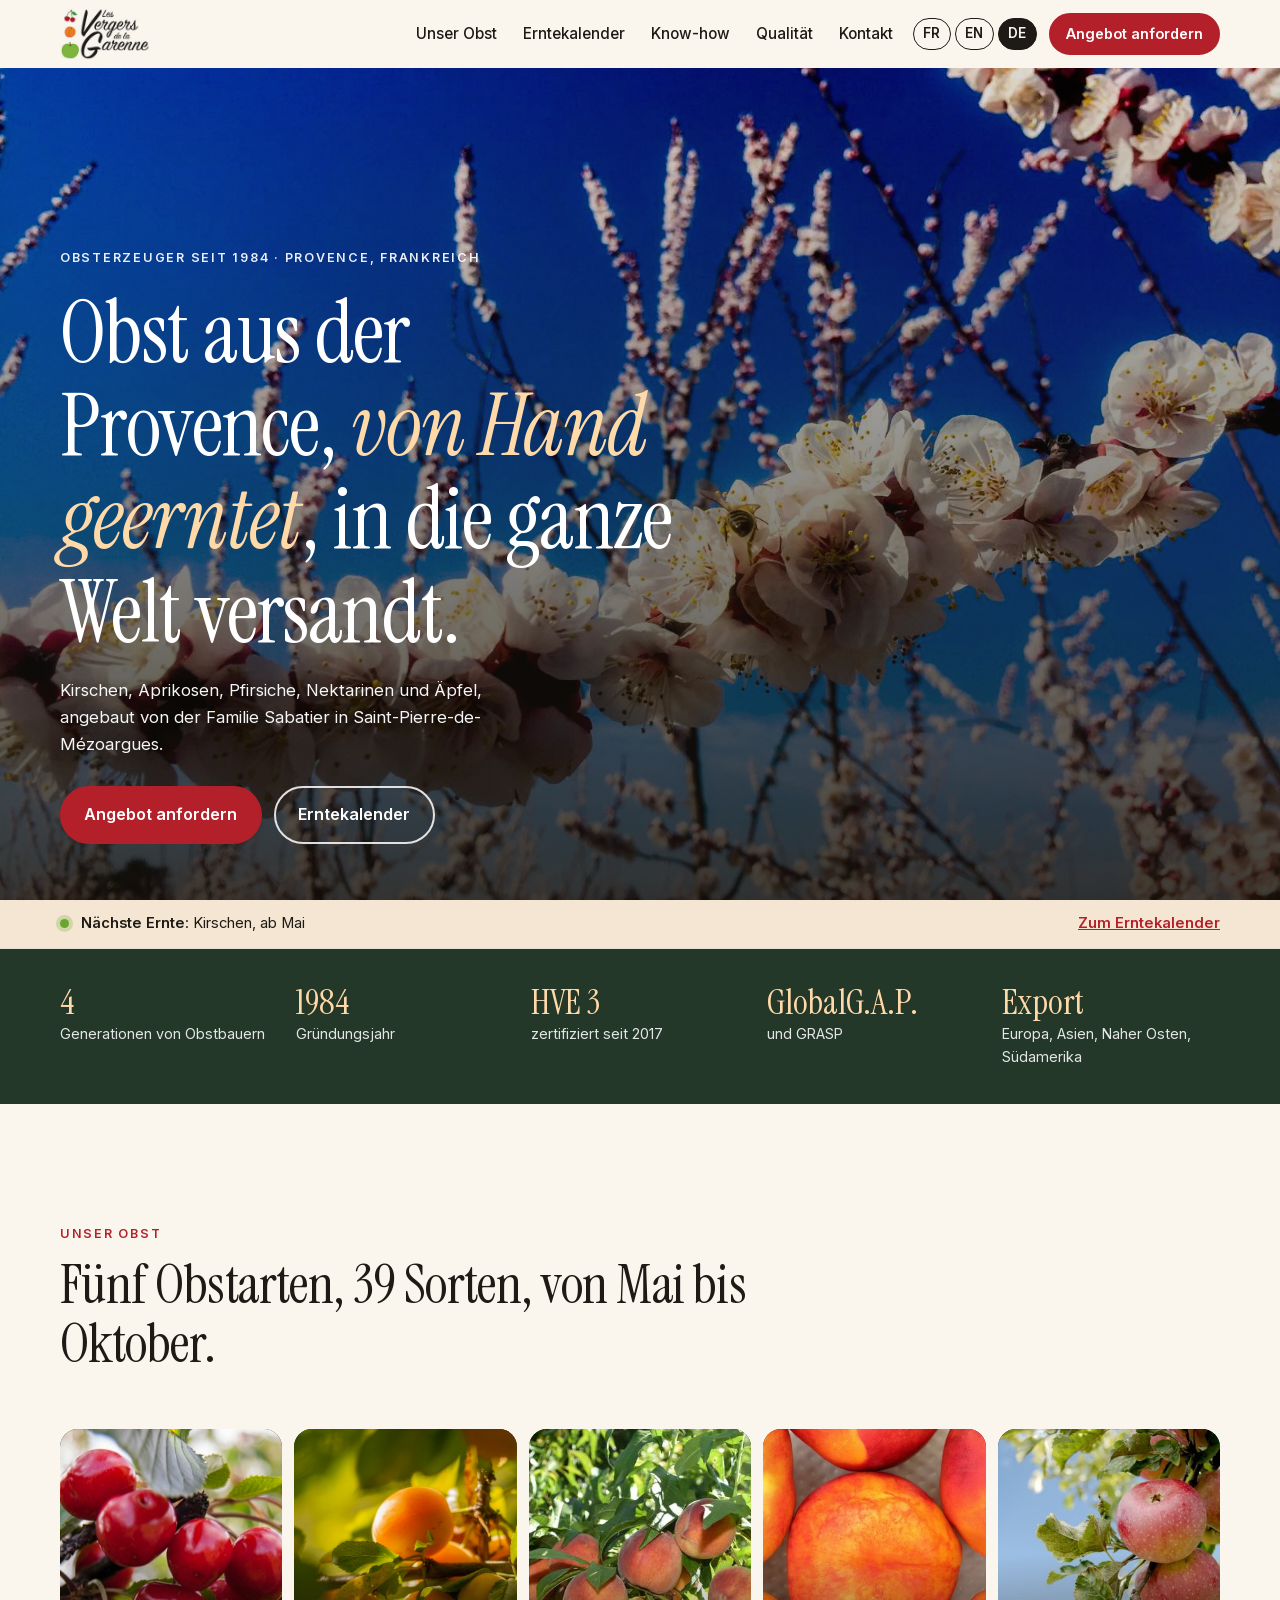
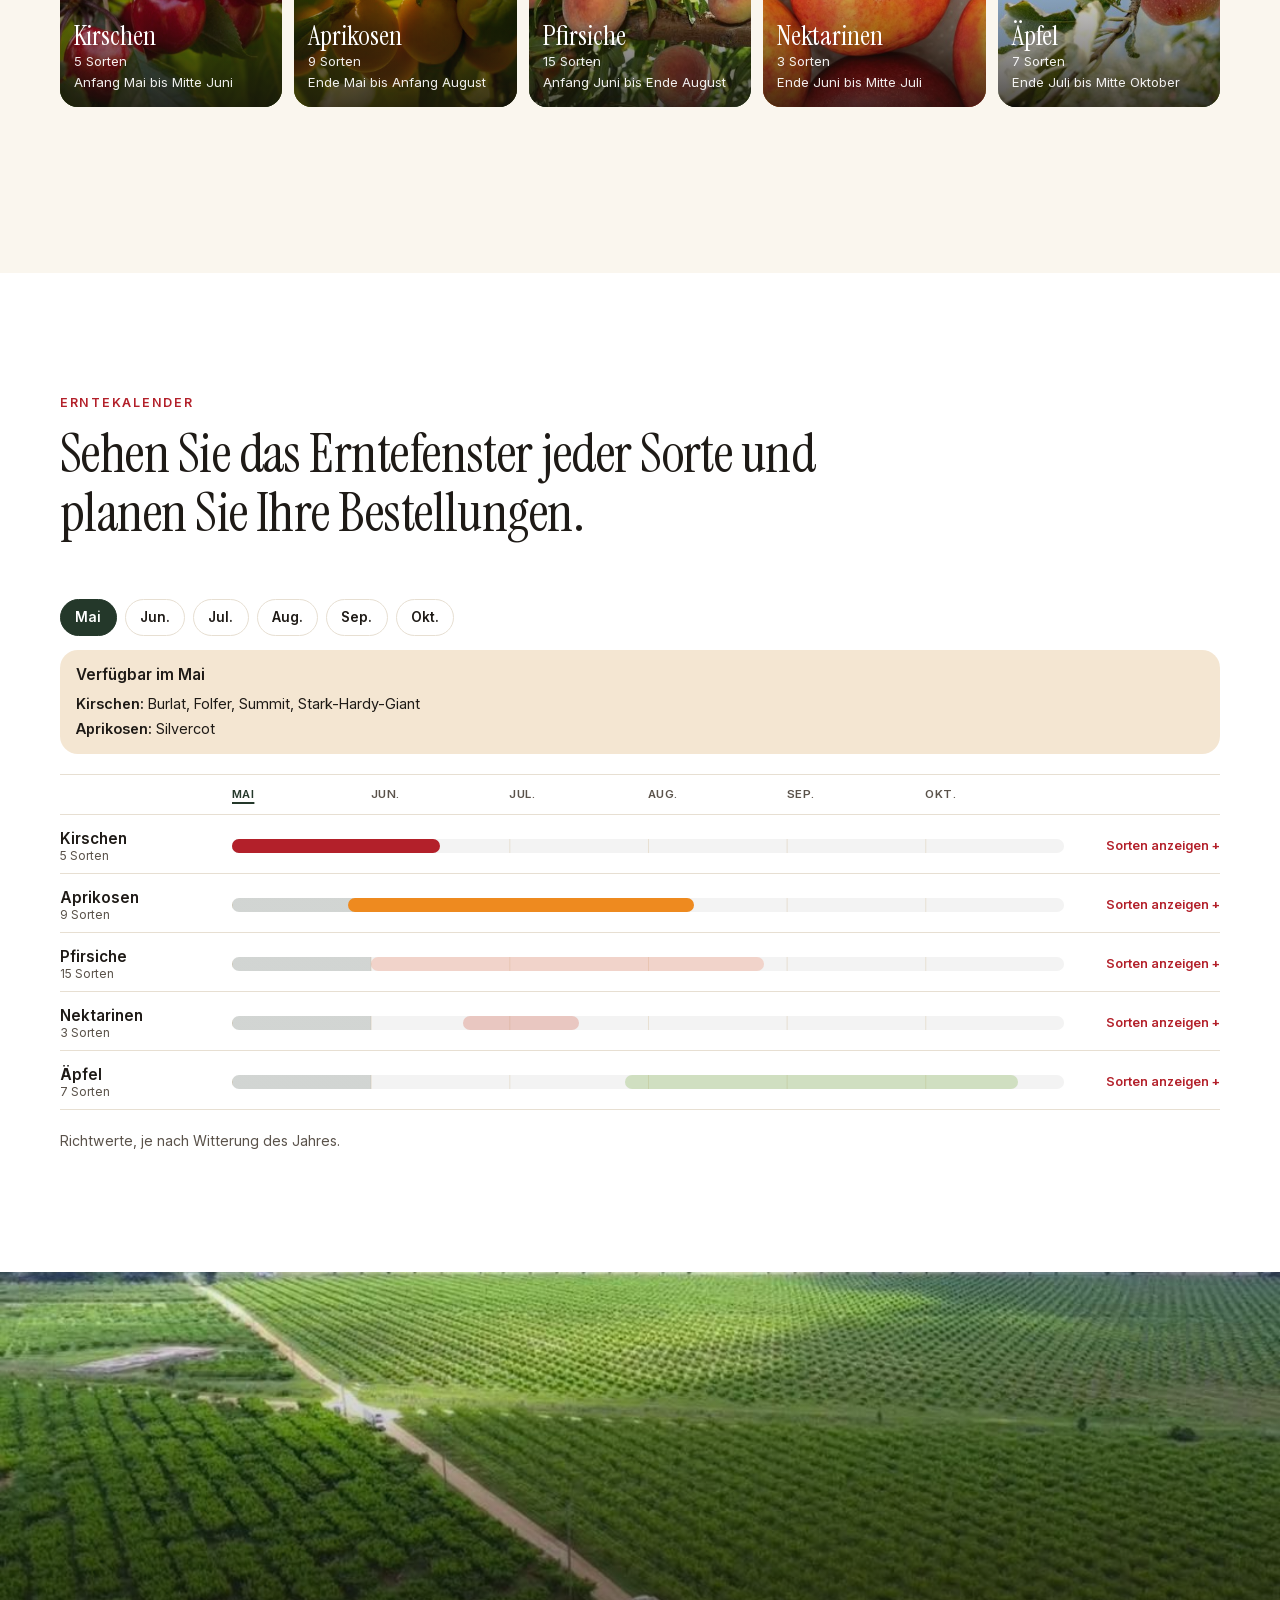
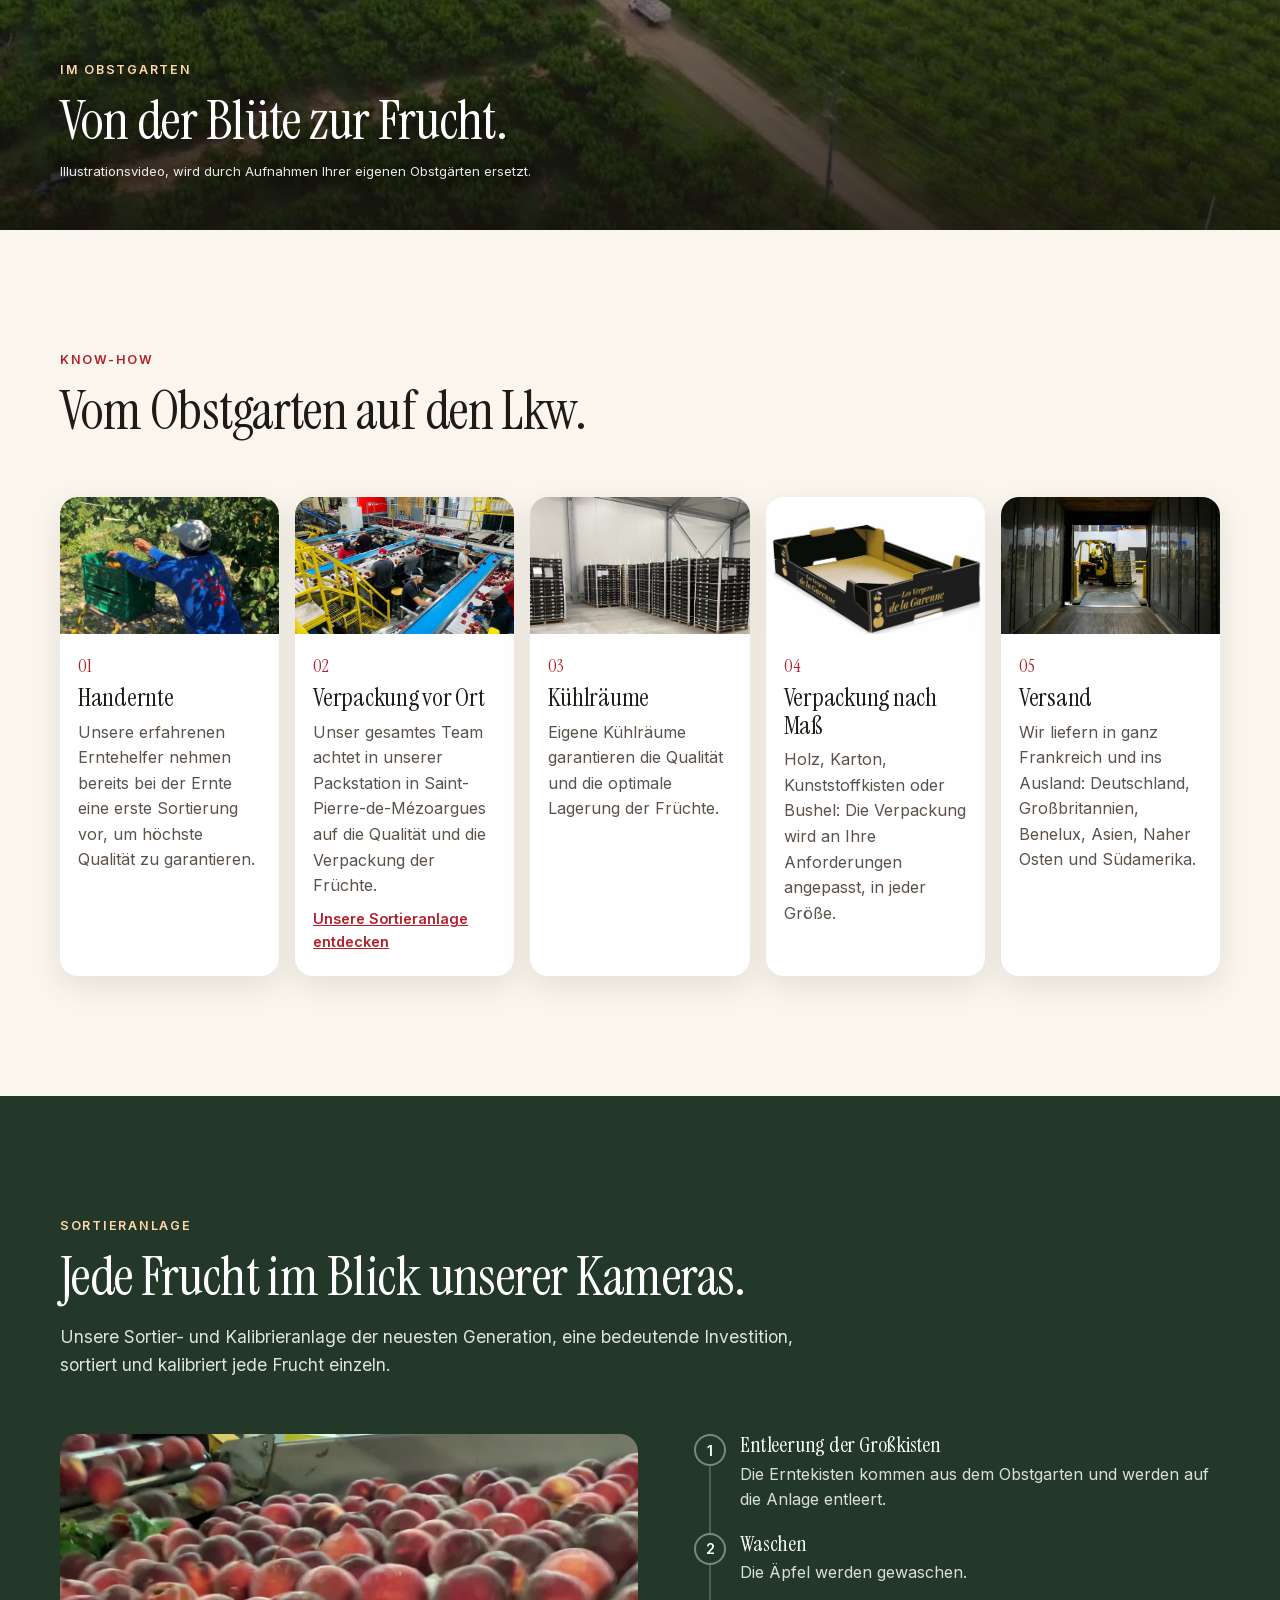
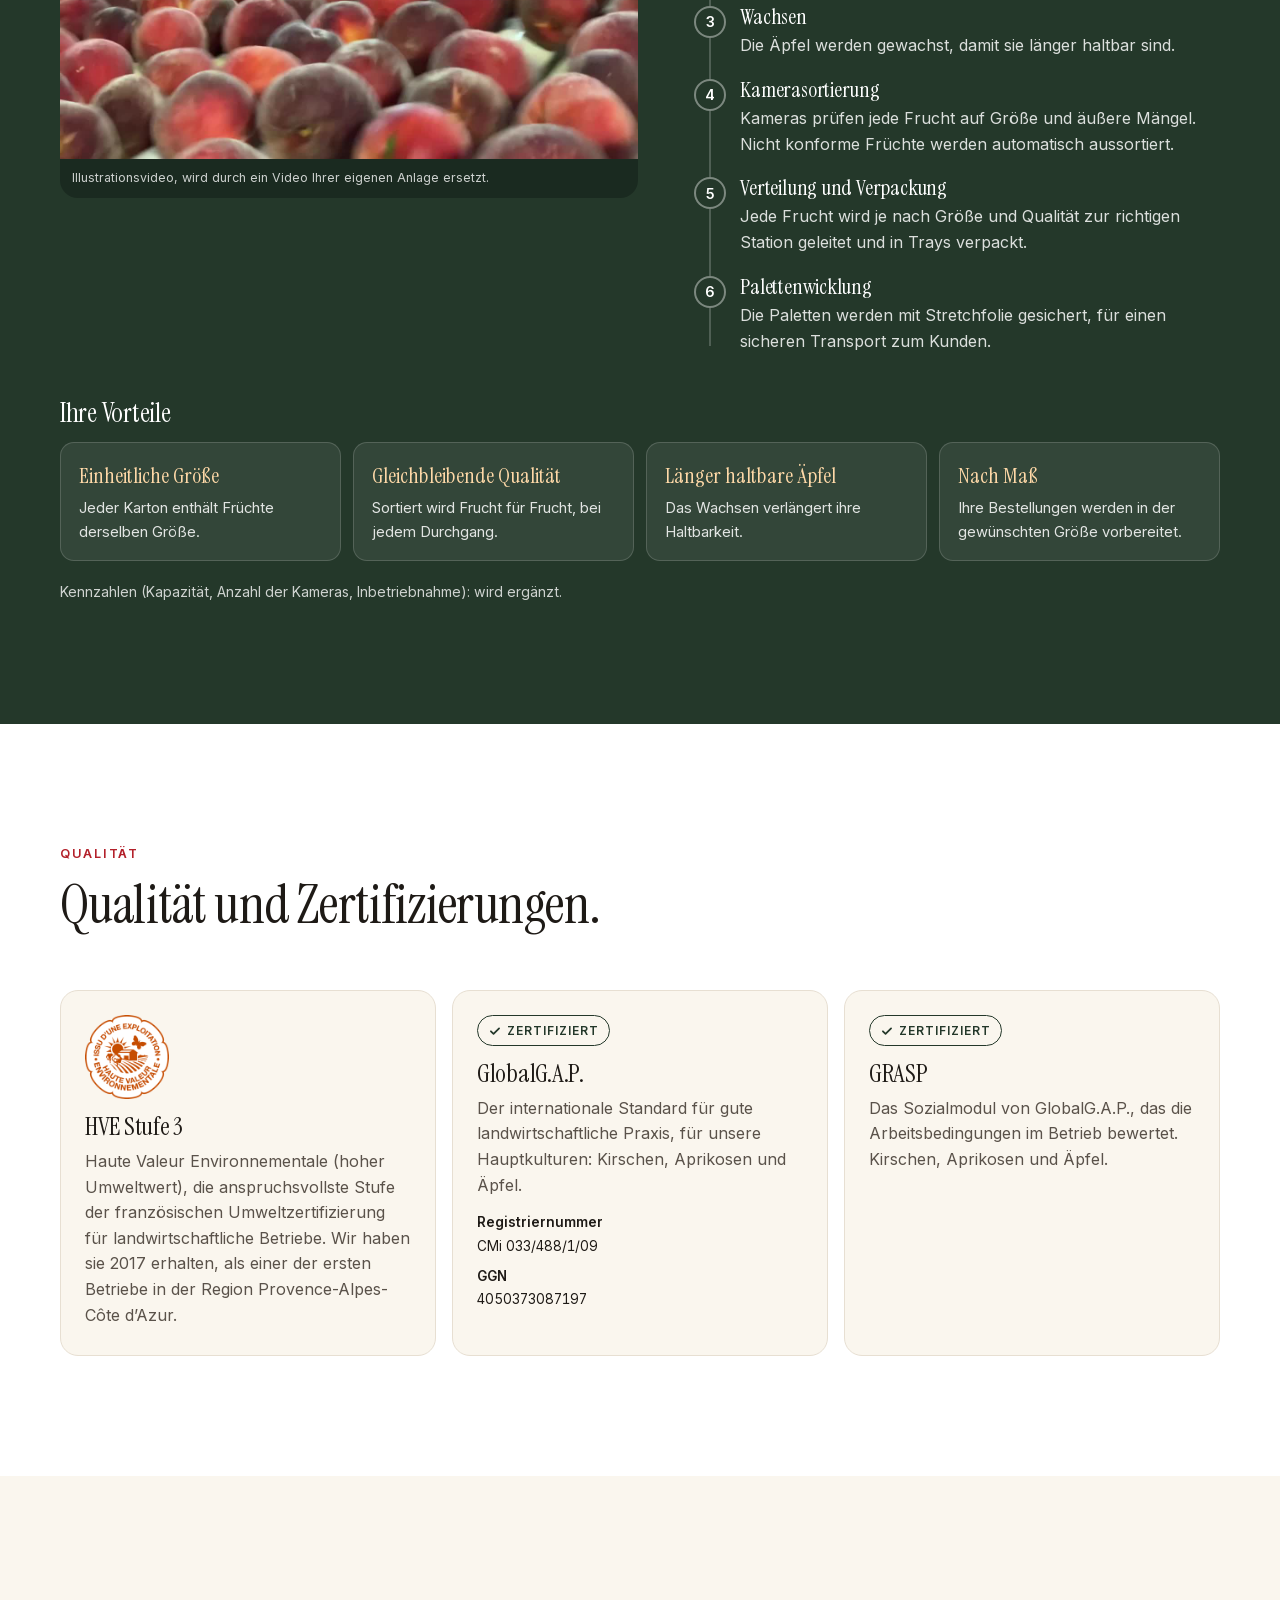
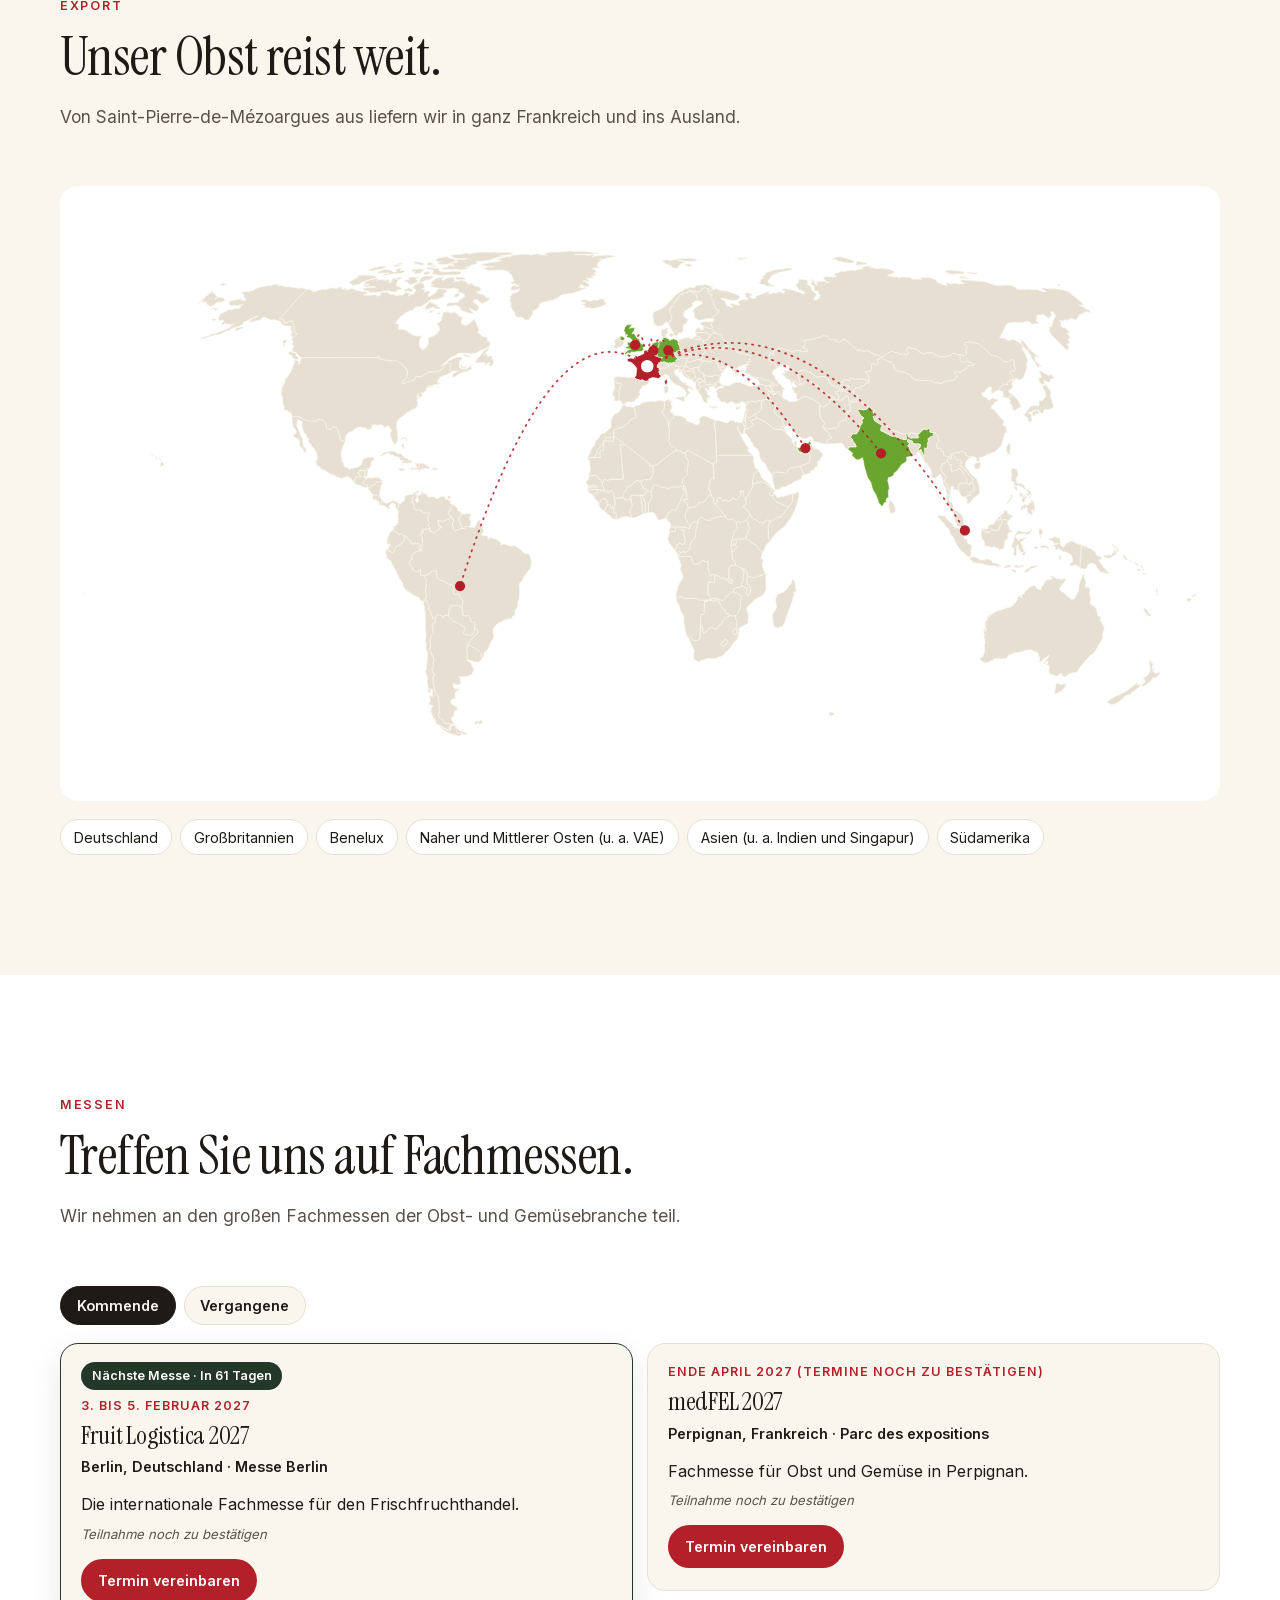
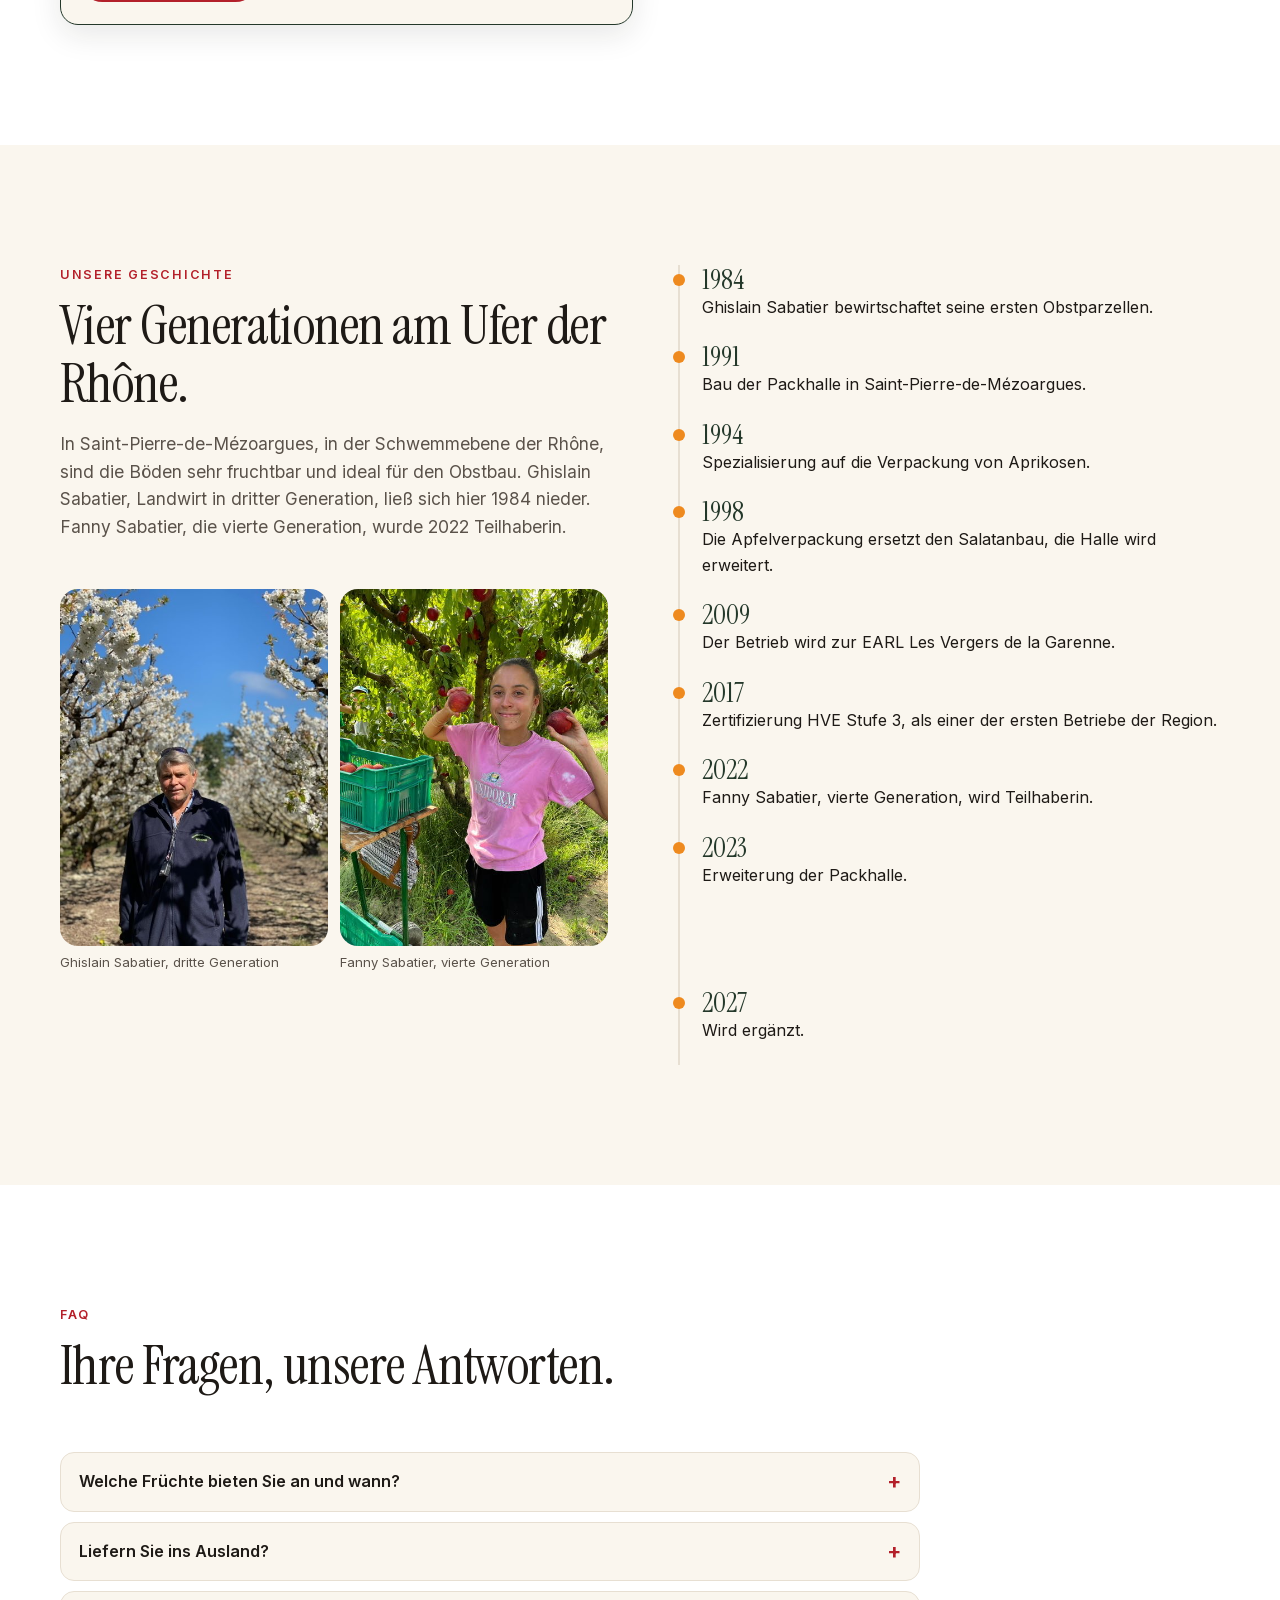
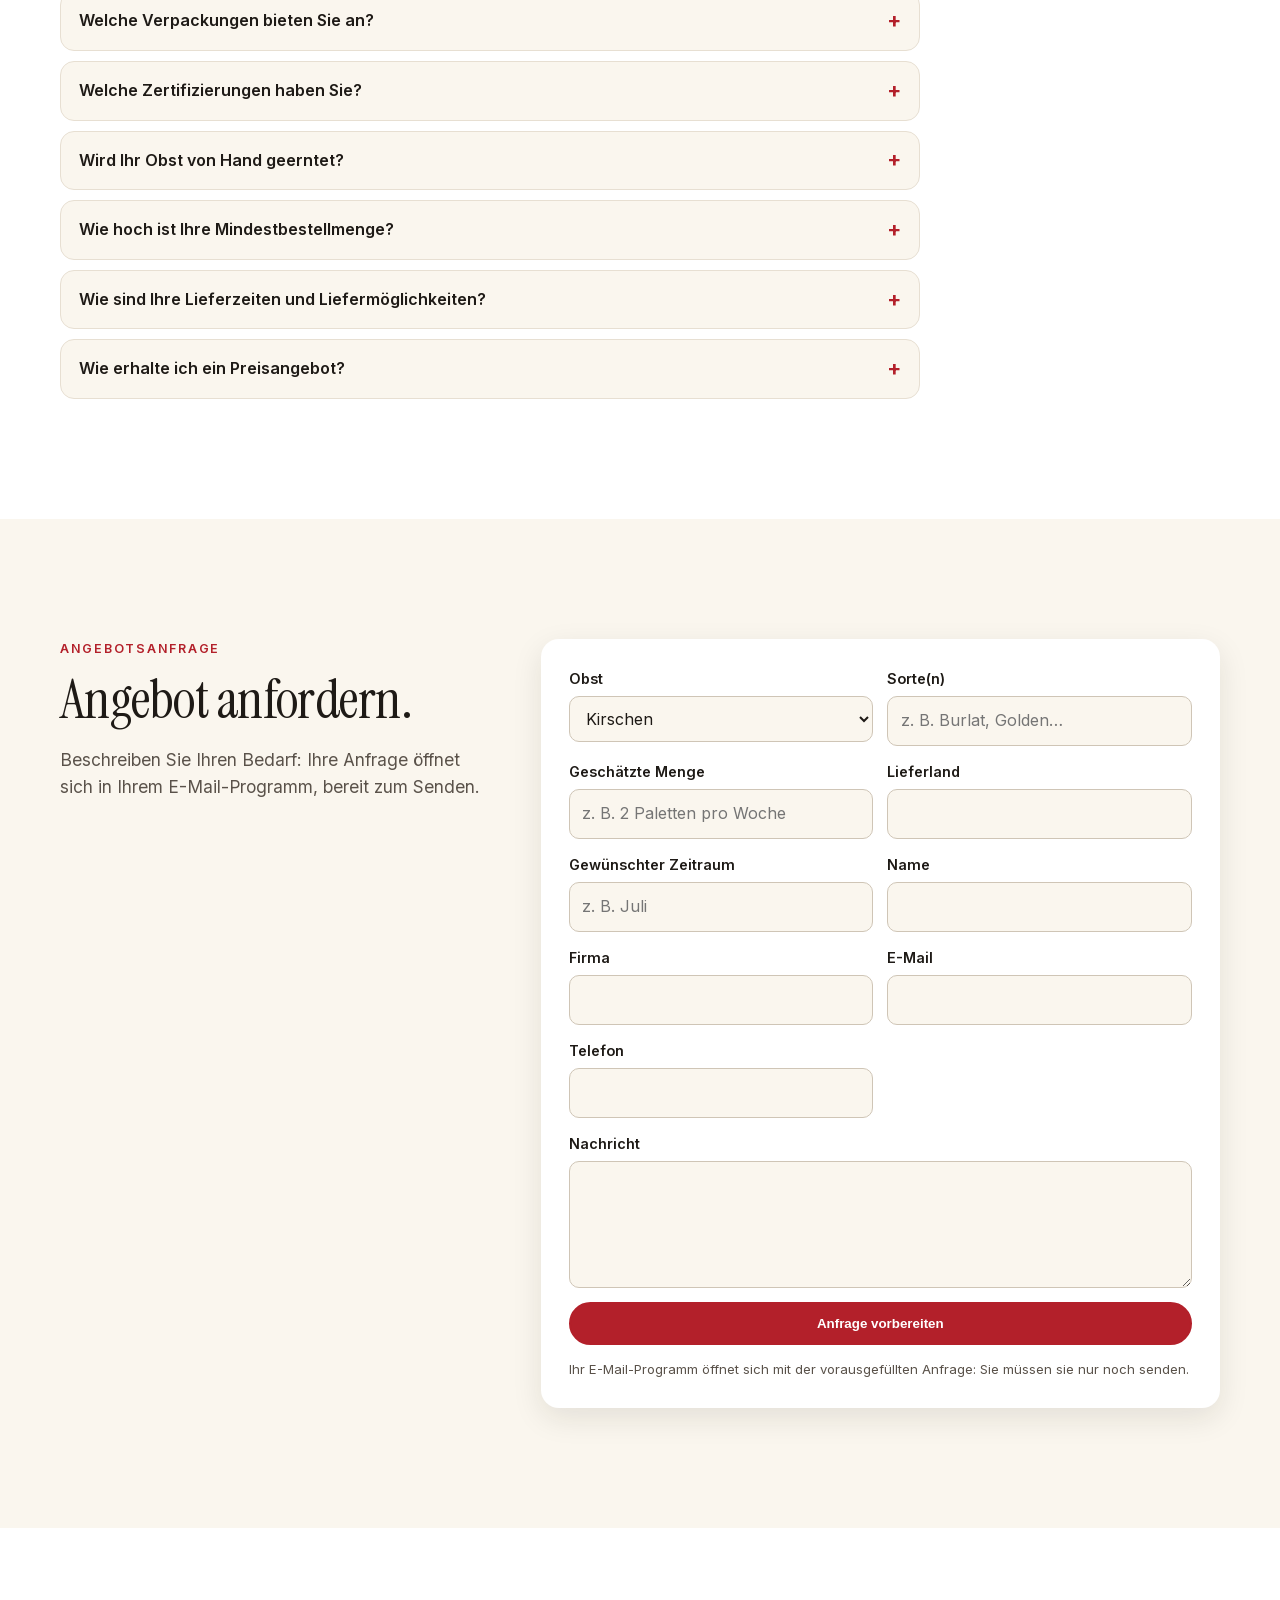
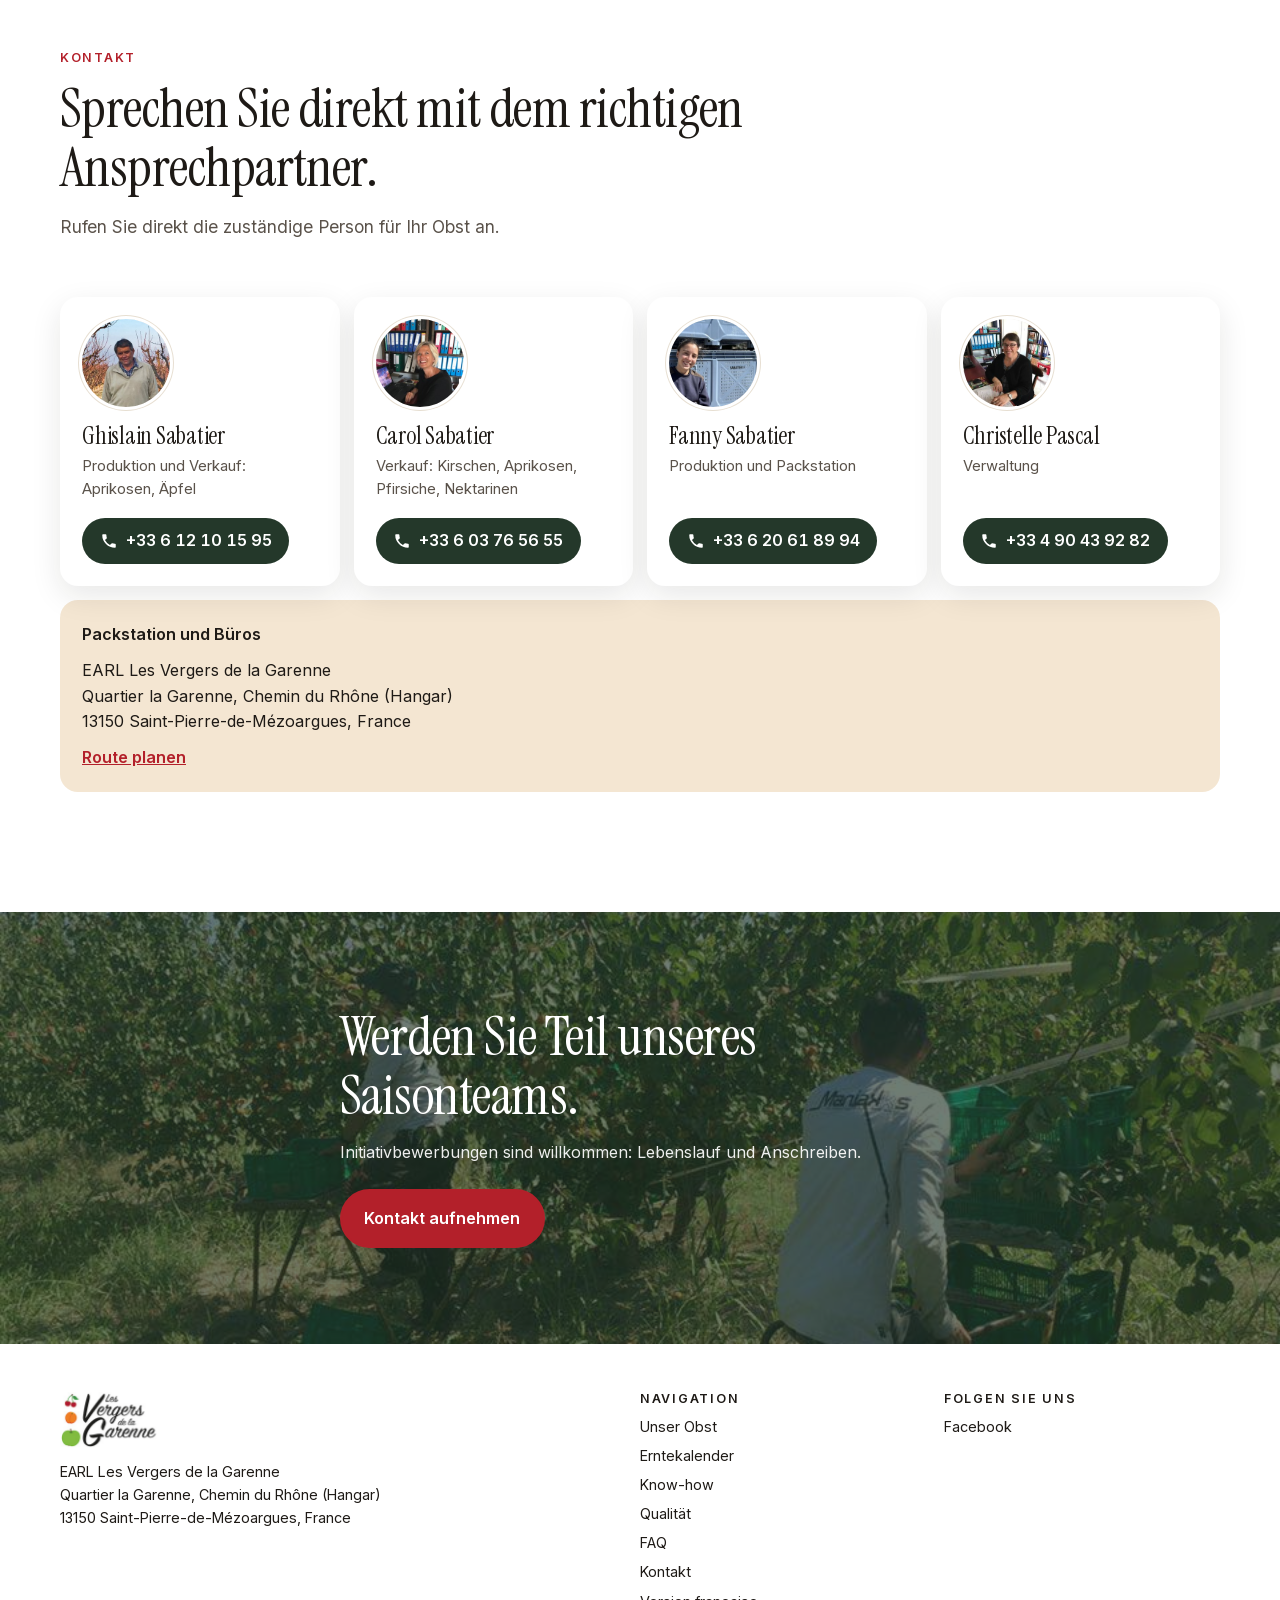
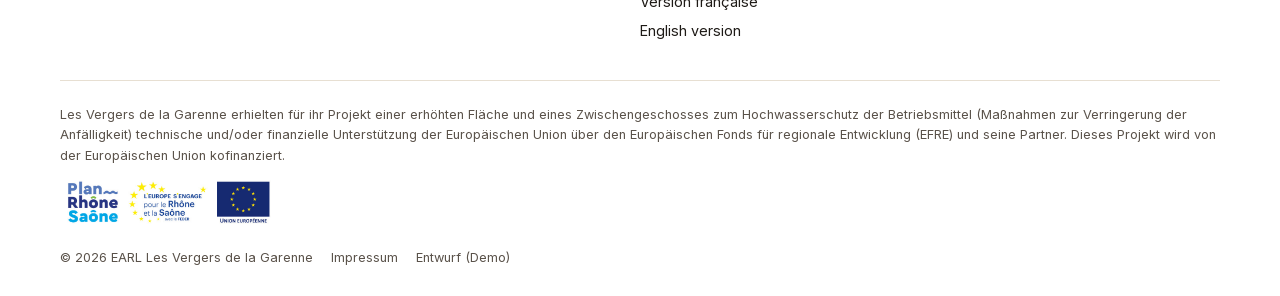
<file: de/index.html>
<!doctype html>
<html lang="de">
<head>
<meta charset="utf-8">
<meta name="viewport" content="width=device-width, initial-scale=1">
<title>Les Vergers de la Garenne | Obsterzeuger und -versender in der Provence, Frankreich</title>
<meta name="description" content="Kirschen, Aprikosen, Pfirsiche, Nektarinen und Äpfel, von Hand geerntet in Saint-Pierre-de-Mézoargues und in ganz Frankreich sowie weltweit versandt. Betrieb zertifiziert nach HVE Stufe 3 und GlobalG.A.P.">
<meta name="robots" content="noindex, nofollow">
<meta name="color-scheme" content="light">
<link rel="alternate" hreflang="fr" href="https://gregory-pignolet.github.io/maquette-vg2/">
<link rel="alternate" hreflang="en" href="https://gregory-pignolet.github.io/maquette-vg2/en/">
<link rel="alternate" hreflang="de" href="https://gregory-pignolet.github.io/maquette-vg2/de/">
<meta property="og:type" content="website">
<meta property="og:site_name" content="Les Vergers de la Garenne">
<meta property="og:title" content="Les Vergers de la Garenne | Obsterzeuger und -versender in der Provence, Frankreich">
<meta property="og:description" content="Kirschen, Aprikosen, Pfirsiche, Nektarinen und Äpfel, von Hand geerntet in Saint-Pierre-de-Mézoargues und in ganz Frankreich sowie weltweit versandt.">
<meta property="og:url" content="https://gregory-pignolet.github.io/maquette-vg2/de/">
<meta property="og:image" content="https://gregory-pignolet.github.io/maquette-vg2/assets/og-image.jpg">
<meta property="og:image:width" content="1200">
<meta property="og:image:height" content="630">
<meta property="og:locale" content="de_DE">
<meta name="twitter:card" content="summary_large_image">
<link rel="icon" type="image/svg+xml" href="../assets/favicon.svg">
<link rel="preload" href="../assets/fonts/instrument-serif-regular.woff2" as="font" type="font/woff2" crossorigin>
<link rel="preload" href="../assets/fonts/instrument-serif-italic.woff2" as="font" type="font/woff2" crossorigin>
<link rel="stylesheet" href="../styles.css">
<script>document.documentElement.classList.add('js');setTimeout(function(){if(!window.vgMotion){document.documentElement.classList.remove('js')}},2500)</script>
<script src="../motion.js" defer></script>
</head>
<body>
<a class="skip" href="#contenu">Zum Inhalt springen</a>

<header class="site-header">
  <div class="wrap header-inner">
    <a class="brand" href="#accueil"><img src="../assets/logo.jpg" alt="Les Vergers de la Garenne" width="200" height="116"></a>
    <button class="burger" type="button" aria-expanded="false" aria-controls="menu"><span class="visually-hidden">Menü</span><span class="burger-bars" aria-hidden="true"></span></button>
    <nav id="menu" class="nav" aria-label="Hauptnavigation">
      <a href="#fruits">Unser Obst</a>
      <a href="#calendrier">Erntekalender</a>
      <a href="#savoir-faire">Know-how</a>
      <a href="#qualite">Qualität</a>
      <a href="#contacts">Kontakt</a>
    </nav>
    <div class="langs"><a class="lang-switch" href="../" hreflang="fr" lang="fr">FR<span class="visually-hidden"> (version française)</span></a><a class="lang-switch" href="../en/" hreflang="en" lang="en">EN<span class="visually-hidden"> (English version)</span></a><span class="lang-current">DE</span></div>
    <a class="btn btn--small" href="#offre">Angebot anfordern</a>
  </div>
</header>

<main id="contenu">

<section id="accueil" class="hero">
  <picture><source media="(max-width: 699px)" srcset="../assets/photos/hero-mobile.jpg" width="825" height="1100"><img class="hero-img" src="../assets/photos/hero.jpg" alt="Blühender Obstgarten im Frühling in der Provence, Frankreich" width="1632" height="1224" fetchpriority="high"></picture>
  <div class="hero-shade" aria-hidden="true"></div>
  <div class="wrap hero-content">
    <p class="kicker">Obsterzeuger seit 1984 · Provence, Frankreich</p>
    <h1>Obst aus der Provence, <em>von Hand geerntet</em>, in die ganze Welt versandt.</h1>
    <p class="hero-sub">Kirschen, Aprikosen, Pfirsiche, Nektarinen und Äpfel, angebaut von der Familie Sabatier in Saint-Pierre-de-Mézoargues.</p>
    <div class="hero-ctas">
      <a class="btn" href="#offre">Angebot anfordern</a>
      <a class="btn btn--ghost" href="#calendrier">Erntekalender</a>
    </div>
  </div>
</section>

<div id="maintenant" class="now-bar" aria-live="polite" data-label-now="Aktuell in der Ernte" data-label-next="Nächste Ernte" data-label-from="ab" data-label-cta="Zum Erntekalender"><div class="wrap now-inner"></div></div>

<section id="preuves" class="proofs" aria-label="Eckdaten">
  <ul class="wrap proofs-list">
    <li class="rv"><strong>4</strong><span>Generationen von Obstbauern</span></li>
    <li class="rv"><strong data-count="1984" data-from="1950">1984</strong><span>Gründungsjahr</span></li>
    <li class="rv"><strong>HVE 3</strong><span>zertifiziert seit 2017</span></li>
    <li class="rv"><strong>GlobalG.A.P.</strong><span>und GRASP</span></li>
    <li class="rv"><strong>Export</strong><span>Europa, Asien, Naher Osten, Südamerika</span></li>
  </ul>
</section>

<section id="fruits" class="section">
  <div class="wrap">
    <header class="section-head rv">
      <p class="eyebrow">Unser Obst</p>
      <h2>Fünf Obstarten, 39 Sorten, von Mai bis Oktober.</h2>
    </header>
    <ul class="fruit-grid">
      <li class="fruit-card rv-media"><a href="#calendrier"><img src="../assets/photos/fruit-cerises.jpg" srcset="../assets/photos/fruit-cerises-600.jpg 600w, ../assets/photos/fruit-cerises.jpg 1000w" sizes="(min-width: 1000px) 20vw, (min-width: 700px) 33vw, 100vw" alt="Rote Kirschen am Zweig" width="1000" height="666" loading="lazy"><span class="fruit-card-body"><span class="fruit-name">Kirschen</span><span class="fruit-meta">5 Sorten<br>Anfang Mai bis Mitte Juni</span></span></a></li>
      <li class="fruit-card rv-media"><a href="#calendrier"><img src="../assets/photos/fruit-abricots.jpg" srcset="../assets/photos/fruit-abricots-600.jpg 600w, ../assets/photos/fruit-abricots.jpg 1000w" sizes="(min-width: 1000px) 20vw, (min-width: 700px) 33vw, 50vw" alt="Reife Aprikosen am Baum" width="1000" height="665" loading="lazy"><span class="fruit-card-body"><span class="fruit-name">Aprikosen</span><span class="fruit-meta">9 Sorten<br>Ende Mai bis Anfang August</span></span></a></li>
      <li class="fruit-card rv-media"><a href="#calendrier"><img src="../assets/photos/fruit-peches.jpg" srcset="../assets/photos/fruit-peches-600.jpg 600w, ../assets/photos/fruit-peches.jpg 1000w" sizes="(min-width: 1000px) 20vw, (min-width: 700px) 33vw, 50vw" alt="Pfirsiche am Baum" width="1000" height="666" loading="lazy"><span class="fruit-card-body"><span class="fruit-name">Pfirsiche</span><span class="fruit-meta">15 Sorten<br>Anfang Juni bis Ende August</span></span></a></li>
      <li class="fruit-card rv-media"><a href="#calendrier"><img src="../assets/photos/fruit-nectarines.jpg" srcset="../assets/photos/fruit-nectarines-600.jpg 600w, ../assets/photos/fruit-nectarines.jpg 1000w" sizes="(min-width: 1000px) 20vw, (min-width: 700px) 33vw, 50vw" alt="Nektarinen" width="1000" height="666" loading="lazy"><span class="fruit-card-body"><span class="fruit-name">Nektarinen</span><span class="fruit-meta">3 Sorten<br>Ende Juni bis Mitte Juli</span></span></a></li>
      <li class="fruit-card rv-media"><a href="#calendrier"><img src="../assets/photos/fruit-pommes.jpg" srcset="../assets/photos/fruit-pommes-600.jpg 600w, ../assets/photos/fruit-pommes.jpg 1000w" sizes="(min-width: 1000px) 20vw, (min-width: 700px) 33vw, 50vw" alt="Äpfel am Baum" width="1000" height="665" loading="lazy"><span class="fruit-card-body"><span class="fruit-name">Äpfel</span><span class="fruit-meta">7 Sorten<br>Ende Juli bis Mitte Oktober</span></span></a></li>
    </ul>
    <p class="sheets rv">Produktdatenblätter (PDF): <a href="../fiches/cerises-de.pdf" target="_blank" rel="noopener">Kirschen<span class="visually-hidden"> (PDF, öffnet in neuem Tab)</span></a> · <a href="../fiches/abricots-de.pdf" target="_blank" rel="noopener">Aprikosen<span class="visually-hidden"> (PDF, öffnet in neuem Tab)</span></a> · <a href="../fiches/peches-de.pdf" target="_blank" rel="noopener">Pfirsiche<span class="visually-hidden"> (PDF, öffnet in neuem Tab)</span></a> · <a href="../fiches/nectarines-de.pdf" target="_blank" rel="noopener">Nektarinen<span class="visually-hidden"> (PDF, öffnet in neuem Tab)</span></a> · <a href="../fiches/pommes-de.pdf" target="_blank" rel="noopener">Äpfel<span class="visually-hidden"> (PDF, öffnet in neuem Tab)</span></a></p>
  </div>
</section>

<section id="calendrier" class="section section--paper">
  <div class="wrap">
    <header class="section-head rv">
      <p class="eyebrow">Erntekalender</p>
      <h2>Sehen Sie das Erntefenster jeder Sorte und planen Sie Ihre Bestellungen.</h2>
    </header>
    <!-- CALENDRIER:START -->
<div class="cal-filter" role="group" aria-label="Monat wählen" data-prefix="Verfügbar im" data-none="In diesem Monat keine Ernte."><button type="button" class="cal-chip" data-name="Mai" data-month="5" aria-pressed="false">Mai</button><button type="button" class="cal-chip" data-name="Juni" data-month="6" aria-pressed="false">Jun.</button><button type="button" class="cal-chip" data-name="Juli" data-month="7" aria-pressed="false">Jul.</button><button type="button" class="cal-chip" data-name="August" data-month="8" aria-pressed="false">Aug.</button><button type="button" class="cal-chip" data-name="September" data-month="9" aria-pressed="false">Sep.</button><button type="button" class="cal-chip" data-name="Oktober" data-month="10" aria-pressed="false">Okt.</button></div>
<div class="cal-avail" aria-live="polite"></div>
<div class="cal" role="group" aria-label="Erntekalender, Mai bis Oktober">
<div class="cal-head" aria-hidden="true"><span class="cal-label"></span><span class="cal-months"><span class="cal-head-month" data-month="5">Mai</span><span class="cal-head-month" data-month="6">Jun.</span><span class="cal-head-month" data-month="7">Jul.</span><span class="cal-head-month" data-month="8">Aug.</span><span class="cal-head-month" data-month="9">Sep.</span><span class="cal-head-month" data-month="10">Okt.</span></span></div>
<details class="cal-fruit cal-fruit--cerise" data-months="5 6">
<summary><span class="cal-row"><span class="cal-label">Kirschen <small>5 Sorten</small></span><span class="cal-track"><span class="cal-bar" style="grid-column:1 / 10"></span></span><span class="visually-hidden">1. Mai bis 15. Juni</span><span class="cal-more">Sorten anzeigen</span></span></summary>
<ul class="cal-varieties">
<li class="cal-variety" data-months="5" data-from="0501" data-to="0520"><span class="cal-row"><span class="cal-label">Burlat</span><span class="cal-track"><span class="cal-bar" style="grid-column:1 / 5"></span></span><span class="visually-hidden">1. Mai bis 20. Mai</span></span></li>
<li class="cal-variety" data-months="5" data-from="0516" data-to="0530"><span class="cal-row"><span class="cal-label">Folfer</span><span class="cal-track"><span class="cal-bar" style="grid-column:4 / 7"></span></span><span class="visually-hidden">16. Mai bis 30. Mai</span></span></li>
<li class="cal-variety" data-months="5 6" data-from="0521" data-to="0605"><span class="cal-row"><span class="cal-label">Summit</span><span class="cal-track"><span class="cal-bar" style="grid-column:5 / 8"></span></span><span class="visually-hidden">21. Mai bis 5. Juni</span></span></li>
<li class="cal-variety" data-months="5 6" data-from="0521" data-to="0605"><span class="cal-row"><span class="cal-label">Stark-Hardy-Giant</span><span class="cal-track"><span class="cal-bar" style="grid-column:5 / 8"></span></span><span class="visually-hidden">21. Mai bis 5. Juni</span></span></li>
<li class="cal-variety" data-months="6" data-from="0601" data-to="0615"><span class="cal-row"><span class="cal-label">Noire de Meched</span><span class="cal-track"><span class="cal-bar" style="grid-column:7 / 10"></span></span><span class="visually-hidden">1. Juni bis 15. Juni</span></span></li>
</ul></details>
<details class="cal-fruit cal-fruit--abricot" data-months="5 6 7 8">
<summary><span class="cal-row"><span class="cal-label">Aprikosen <small>9 Sorten</small></span><span class="cal-track"><span class="cal-bar" style="grid-column:6 / 21"></span></span><span class="visually-hidden">26. Mai bis 10. August</span><span class="cal-more">Sorten anzeigen</span></span></summary>
<ul class="cal-varieties">
<li class="cal-variety" data-months="5 6" data-from="0526" data-to="0610"><span class="cal-row"><span class="cal-label">Silvercot</span><span class="cal-track"><span class="cal-bar" style="grid-column:6 / 9"></span></span><span class="visually-hidden">26. Mai bis 10. Juni</span></span></li>
<li class="cal-variety" data-months="6" data-from="0601" data-to="0615"><span class="cal-row"><span class="cal-label">Robada</span><span class="cal-track"><span class="cal-bar" style="grid-column:7 / 10"></span></span><span class="visually-hidden">1. Juni bis 15. Juni</span></span></li>
<li class="cal-variety" data-months="6 7" data-from="0611" data-to="0710"><span class="cal-row"><span class="cal-label">Jumbo-Cot</span><span class="cal-track"><span class="cal-bar" style="grid-column:9 / 15"></span></span><span class="visually-hidden">11. Juni bis 10. Juli</span></span></li>
<li class="cal-variety" data-months="6" data-from="0611" data-to="0625"><span class="cal-row"><span class="cal-label">Apriqueen</span><span class="cal-track"><span class="cal-bar" style="grid-column:9 / 12"></span></span><span class="visually-hidden">11. Juni bis 25. Juni</span></span></li>
<li class="cal-variety" data-months="6 7" data-from="0621" data-to="0710"><span class="cal-row"><span class="cal-label">Bergarouge</span><span class="cal-track"><span class="cal-bar" style="grid-column:11 / 15"></span></span><span class="visually-hidden">21. Juni bis 10. Juli</span></span></li>
<li class="cal-variety" data-months="7" data-from="0706" data-to="0720"><span class="cal-row"><span class="cal-label">Anegat</span><span class="cal-track"><span class="cal-bar" style="grid-column:14 / 17"></span></span><span class="visually-hidden">6. Juli bis 20. Juli</span></span></li>
<li class="cal-variety" data-months="7" data-from="0706" data-to="0725"><span class="cal-row"><span class="cal-label">Faralia</span><span class="cal-track"><span class="cal-bar" style="grid-column:14 / 18"></span></span><span class="visually-hidden">6. Juli bis 25. Juli</span></span></li>
<li class="cal-variety" data-months="7" data-from="0716" data-to="0730"><span class="cal-row"><span class="cal-label">Farely</span><span class="cal-track"><span class="cal-bar" style="grid-column:16 / 19"></span></span><span class="visually-hidden">16. Juli bis 30. Juli</span></span></li>
<li class="cal-variety" data-months="7 8" data-from="0726" data-to="0810"><span class="cal-row"><span class="cal-label">Farbaly</span><span class="cal-track"><span class="cal-bar" style="grid-column:18 / 21"></span></span><span class="visually-hidden">26. Juli bis 10. August</span></span></li>
</ul></details>
<details class="cal-fruit cal-fruit--peche" data-months="6 7 8">
<summary><span class="cal-row"><span class="cal-label">Pfirsiche <small>15 Sorten</small></span><span class="cal-track"><span class="cal-bar" style="grid-column:7 / 24"></span></span><span class="visually-hidden">1. Juni bis 25. August</span><span class="cal-more">Sorten anzeigen</span></span></summary>
<ul class="cal-varieties">
<li class="cal-variety" data-months="6" data-from="0601" data-to="0610"><span class="cal-row"><span class="cal-label">Kaoliane <small>weiß</small></span><span class="cal-track"><span class="cal-bar" style="grid-column:7 / 9"></span></span><span class="visually-hidden">1. Juni bis 10. Juni</span></span></li>
<li class="cal-variety" data-months="6" data-from="0611" data-to="0620"><span class="cal-row"><span class="cal-label">Onyx <small>weiß</small></span><span class="cal-track"><span class="cal-bar" style="grid-column:9 / 11"></span></span><span class="visually-hidden">11. Juni bis 20. Juni</span></span></li>
<li class="cal-variety" data-months="6" data-from="0616" data-to="0625"><span class="cal-row"><span class="cal-label">Barbara <small>weiß</small></span><span class="cal-track"><span class="cal-bar" style="grid-column:10 / 12"></span></span><span class="visually-hidden">16. Juni bis 25. Juni</span></span></li>
<li class="cal-variety" data-months="6" data-from="0616" data-to="0625"><span class="cal-row"><span class="cal-label">Caprice <small>weiß</small></span><span class="cal-track"><span class="cal-bar" style="grid-column:10 / 12"></span></span><span class="visually-hidden">16. Juni bis 25. Juni</span></span></li>
<li class="cal-variety" data-months="6" data-from="0621" data-to="0630"><span class="cal-row"><span class="cal-label">Ivoire <small>weiß</small></span><span class="cal-track"><span class="cal-bar" style="grid-column:11 / 13"></span></span><span class="visually-hidden">21. Juni bis 30. Juni</span></span></li>
<li class="cal-variety" data-months="7" data-from="0701" data-to="0710"><span class="cal-row"><span class="cal-label">Elise <small>weiß</small></span><span class="cal-track"><span class="cal-bar" style="grid-column:13 / 15"></span></span><span class="visually-hidden">1. Juli bis 10. Juli</span></span></li>
<li class="cal-variety" data-months="7" data-from="0701" data-to="0710"><span class="cal-row"><span class="cal-label">Whitered <small>weiß</small></span><span class="cal-track"><span class="cal-bar" style="grid-column:13 / 15"></span></span><span class="visually-hidden">1. Juli bis 10. Juli</span></span></li>
<li class="cal-variety" data-months="7" data-from="0706" data-to="0720"><span class="cal-row"><span class="cal-label">Fidelia <small>weiß</small></span><span class="cal-track"><span class="cal-bar" style="grid-column:14 / 17"></span></span><span class="visually-hidden">6. Juli bis 20. Juli</span></span></li>
<li class="cal-variety" data-months="7" data-from="0711" data-to="0725"><span class="cal-row"><span class="cal-label">Summer-Sweet <small>weiß</small></span><span class="cal-track"><span class="cal-bar" style="grid-column:15 / 18"></span></span><span class="visually-hidden">11. Juli bis 25. Juli</span></span></li>
<li class="cal-variety" data-months="7" data-from="0716" data-to="0730"><span class="cal-row"><span class="cal-label">Bellerime <small>weiß</small></span><span class="cal-track"><span class="cal-bar" style="grid-column:16 / 19"></span></span><span class="visually-hidden">16. Juli bis 30. Juli</span></span></li>
<li class="cal-variety" data-months="7 8" data-from="0721" data-to="0805"><span class="cal-row"><span class="cal-label">Bel-Lady <small>gelb</small></span><span class="cal-track"><span class="cal-bar" style="grid-column:17 / 20"></span></span><span class="visually-hidden">21. Juli bis 5. August</span></span></li>
<li class="cal-variety" data-months="7 8" data-from="0721" data-to="0805"><span class="cal-row"><span class="cal-label">Gratia <small>weiß</small></span><span class="cal-track"><span class="cal-bar" style="grid-column:17 / 20"></span></span><span class="visually-hidden">21. Juli bis 5. August</span></span></li>
<li class="cal-variety" data-months="8" data-from="0801" data-to="0810"><span class="cal-row"><span class="cal-label">Valentine <small>weiß</small></span><span class="cal-track"><span class="cal-bar" style="grid-column:19 / 21"></span></span><span class="visually-hidden">1. August bis 10. August</span></span></li>
<li class="cal-variety" data-months="8" data-from="0811" data-to="0825"><span class="cal-row"><span class="cal-label">Couloured <small>weiß</small></span><span class="cal-track"><span class="cal-bar" style="grid-column:21 / 24"></span></span><span class="visually-hidden">11. August bis 25. August</span></span></li>
<li class="cal-variety" data-months="8" data-from="0811" data-to="0825"><span class="cal-row"><span class="cal-label">Belly <small>gelb</small></span><span class="cal-track"><span class="cal-bar" style="grid-column:21 / 24"></span></span><span class="visually-hidden">11. August bis 25. August</span></span></li>
</ul></details>
<details class="cal-fruit cal-fruit--nectarine" data-months="6 7">
<summary><span class="cal-row"><span class="cal-label">Nektarinen <small>3 Sorten</small></span><span class="cal-track"><span class="cal-bar" style="grid-column:11 / 16"></span></span><span class="visually-hidden">21. Juni bis 15. Juli</span><span class="cal-more">Sorten anzeigen</span></span></summary>
<ul class="cal-varieties">
<li class="cal-variety" data-months="6" data-from="0621" data-to="0630"><span class="cal-row"><span class="cal-label">Cristal <small>weiß</small></span><span class="cal-track"><span class="cal-bar" style="grid-column:11 / 13"></span></span><span class="visually-hidden">21. Juni bis 30. Juni</span></span></li>
<li class="cal-variety" data-months="6 7" data-from="0621" data-to="0705"><span class="cal-row"><span class="cal-label">Pelire <small>gelb</small></span><span class="cal-track"><span class="cal-bar" style="grid-column:11 / 14"></span></span><span class="visually-hidden">21. Juni bis 5. Juli</span></span></li>
<li class="cal-variety" data-months="7" data-from="0701" data-to="0715"><span class="cal-row"><span class="cal-label">Magique <small>weiß</small></span><span class="cal-track"><span class="cal-bar" style="grid-column:13 / 16"></span></span><span class="visually-hidden">1. Juli bis 15. Juli</span></span></li>
</ul></details>
<details class="cal-fruit cal-fruit--pomme" data-months="7 8 9 10">
<summary><span class="cal-row"><span class="cal-label">Äpfel <small>7 Sorten</small></span><span class="cal-track"><span class="cal-bar" style="grid-column:18 / 35"></span></span><span class="visually-hidden">26. Juli bis 20. Oktober</span><span class="cal-more">Sorten anzeigen</span></span></summary>
<ul class="cal-varieties">
<li class="cal-variety" data-months="7 8" data-from="0726" data-to="0825"><span class="cal-row"><span class="cal-label">Gala</span><span class="cal-track"><span class="cal-bar" style="grid-column:18 / 24"></span></span><span class="visually-hidden">26. Juli bis 25. August</span></span></li>
<li class="cal-variety" data-months="8 9" data-from="0801" data-to="0905"><span class="cal-row"><span class="cal-label">Reine des Reinettes</span><span class="cal-track"><span class="cal-bar" style="grid-column:19 / 26"></span></span><span class="visually-hidden">1. August bis 5. September</span></span></li>
<li class="cal-variety" data-months="8 9" data-from="0806" data-to="0930"><span class="cal-row"><span class="cal-label">Granny Smith</span><span class="cal-track"><span class="cal-bar" style="grid-column:20 / 31"></span></span><span class="visually-hidden">6. August bis 30. September</span></span></li>
<li class="cal-variety" data-months="8 9 10" data-from="0811" data-to="1010"><span class="cal-row"><span class="cal-label">Golden Delicious</span><span class="cal-track"><span class="cal-bar" style="grid-column:21 / 33"></span></span><span class="visually-hidden">11. August bis 10. Oktober</span></span></li>
<li class="cal-variety" data-months="8 9" data-from="0821" data-to="0925"><span class="cal-row"><span class="cal-label">Red Delicious</span><span class="cal-track"><span class="cal-bar" style="grid-column:23 / 30"></span></span><span class="visually-hidden">21. August bis 25. September</span></span></li>
<li class="cal-variety" data-months="9 10" data-from="0916" data-to="1010"><span class="cal-row"><span class="cal-label">Story</span><span class="cal-track"><span class="cal-bar" style="grid-column:28 / 33"></span></span><span class="visually-hidden">16. September bis 10. Oktober</span></span></li>
<li class="cal-variety" data-months="9 10" data-from="0921" data-to="1020"><span class="cal-row"><span class="cal-label">Red Winter</span><span class="cal-track"><span class="cal-bar" style="grid-column:29 / 35"></span></span><span class="visually-hidden">21. September bis 20. Oktober</span></span></li>
</ul></details>
</div>
<!-- CALENDRIER:END -->
    <p class="note">Richtwerte, je nach Witterung des Jahres.</p>
  </div>
</section>

<section id="vue-du-ciel" class="sky" aria-label="Von der Blüte zur Frucht">
  <video class="sky-video" muted loop playsinline preload="none" data-poster="../assets/video/vergers-drone-poster.jpg" aria-hidden="true"><source src="../assets/video/vergers-montage.mp4" type="video/mp4"></video>
  <div class="sky-shade" aria-hidden="true"></div>
  <div class="wrap sky-content rv"><p class="eyebrow eyebrow--light">Im Obstgarten</p><h2>Von der Blüte zur Frucht.</h2><p class="sky-note">Illustrationsvideo, wird durch Aufnahmen Ihrer eigenen Obstgärten ersetzt.</p></div>
</section>

<section id="savoir-faire" class="section">
  <div class="wrap">
    <header class="section-head rv">
      <p class="eyebrow">Know-how</p>
      <h2>Vom Obstgarten auf den Lkw.</h2>
    </header>
    <ol class="steps">
      <li class="step rv"><img src="../assets/photos/etape-cueillette.jpg" srcset="../assets/photos/etape-cueillette-600.jpg 510w, ../assets/photos/etape-cueillette.jpg 960w" sizes="(min-width: 1000px) 20vw, (min-width: 700px) 50vw, 100vw" alt="Obsternte von Hand im Obstgarten" width="960" height="960" loading="lazy"><div class="step-body"><span class="step-num">01</span><h3>Handernte</h3><p>Unsere erfahrenen Erntehelfer nehmen bereits bei der Ernte eine erste Sortierung vor, um höchste Qualität zu garantieren.</p></div></li>
      <li class="step rv"><img src="../assets/photos/etape-calibreuse.jpg" srcset="../assets/photos/etape-calibreuse-600.jpg 600w, ../assets/photos/etape-calibreuse.jpg 1000w" sizes="(min-width: 1000px) 20vw, (min-width: 700px) 50vw, 100vw" alt="Team sortiert Früchte an einer Kalibrieranlage" width="1000" height="750" loading="lazy"><div class="step-body"><span class="step-num">02</span><h3>Verpackung vor Ort</h3><p>Unser gesamtes Team achtet in unserer Packstation in Saint-Pierre-de-Mézoargues auf die Qualität und die Verpackung der Früchte.</p><a class="step-link" href="#calibrage">Unsere Sortieranlage entdecken</a></div></li>
      <li class="step rv"><img src="../assets/photos/etape-chambres-froides.jpg" srcset="../assets/photos/etape-chambres-froides-600.jpg 600w, ../assets/photos/etape-chambres-froides.jpg 1000w" sizes="(min-width: 1000px) 20vw, (min-width: 700px) 50vw, 100vw" alt="Früchte im Kühlraum" width="1000" height="563" loading="lazy"><div class="step-body"><span class="step-num">03</span><h3>Kühlräume</h3><p>Eigene Kühlräume garantieren die Qualität und die optimale Lagerung der Früchte.</p></div></li>
      <li class="step rv"><img src="../assets/photos/etape-emballages.jpg" alt="Früchte in Kisten verpackt" width="492" height="343" loading="lazy"><div class="step-body"><span class="step-num">04</span><h3>Verpackung nach Maß</h3><p>Holz, Karton, Kunststoffkisten oder Bushel: Die Verpackung wird an Ihre Anforderungen angepasst, in jeder Größe.</p></div></li>
      <li class="step rv"><img src="../assets/photos/etape-expedition.jpg" srcset="../assets/photos/etape-expedition-600.jpg 600w, ../assets/photos/etape-expedition.jpg 1000w" sizes="(min-width: 1000px) 20vw, (min-width: 700px) 50vw, 100vw" alt="Verladung einer Palette in einen Kühlauflieger" width="1000" height="666" loading="lazy"><div class="step-body"><span class="step-num">05</span><h3>Versand</h3><p>Wir liefern in ganz Frankreich und ins Ausland: Deutschland, Großbritannien, Benelux, Asien, Naher Osten und Südamerika.</p></div></li>
    </ol>
  </div>
</section>

<section id="calibrage" class="section calib">
  <div class="wrap">
    <header class="section-head rv"><p class="eyebrow eyebrow--light">Sortieranlage</p><h2>Jede Frucht im Blick unserer Kameras.</h2><p class="lead">Unsere Sortier- und Kalibrieranlage der neuesten Generation, eine bedeutende Investition, sortiert und kalibriert jede Frucht einzeln.</p></header>
    <div class="calib-grid">
      <figure class="calib-media rv-media"><video class="calib-video" muted loop playsinline preload="none" data-poster="../assets/video/calibrage-poster.jpg" aria-hidden="true"><source src="../assets/video/calibrage.mp4" type="video/mp4"></video><figcaption>Illustrationsvideo, wird durch ein Video Ihrer eigenen Anlage ersetzt.</figcaption></figure>
      <ol class="calib-steps"><li class="calib-step"><span class="calib-num" aria-hidden="true">1</span><div><h3>Entleerung der Großkisten</h3><p>Die Erntekisten kommen aus dem Obstgarten und werden auf die Anlage entleert.</p></div></li><li class="calib-step"><span class="calib-num" aria-hidden="true">2</span><div><h3>Waschen</h3><p>Die Äpfel werden gewaschen.</p></div></li><li class="calib-step"><span class="calib-num" aria-hidden="true">3</span><div><h3>Wachsen</h3><p>Die Äpfel werden gewachst, damit sie länger haltbar sind.</p></div></li><li class="calib-step"><span class="calib-num" aria-hidden="true">4</span><div><h3>Kamerasortierung</h3><p>Kameras prüfen jede Frucht auf Größe und äußere Mängel. Nicht konforme Früchte werden automatisch aussortiert.</p></div></li><li class="calib-step"><span class="calib-num" aria-hidden="true">5</span><div><h3>Verteilung und Verpackung</h3><p>Jede Frucht wird je nach Größe und Qualität zur richtigen Station geleitet und in Trays verpackt.</p></div></li><li class="calib-step"><span class="calib-num" aria-hidden="true">6</span><div><h3>Palettenwicklung</h3><p>Die Paletten werden mit Stretchfolie gesichert, für einen sicheren Transport zum Kunden.</p></div></li></ol>
    </div>
    <h3 class="calib-subtitle rv">Ihre Vorteile</h3>
    <ul class="calib-benefits rv"><li><strong>Einheitliche Größe</strong><span>Jeder Karton enthält Früchte derselben Größe.</span></li><li><strong>Gleichbleibende Qualität</strong><span>Sortiert wird Frucht für Frucht, bei jedem Durchgang.</span></li><li><strong>Länger haltbare Äpfel</strong><span>Das Wachsen verlängert ihre Haltbarkeit.</span></li><li><strong>Nach Maß</strong><span>Ihre Bestellungen werden in der gewünschten Größe vorbereitet.</span></li></ul>
    <p class="note note--light">Kennzahlen (Kapazität, Anzahl der Kameras, Inbetriebnahme): wird ergänzt.</p>
  </div>
</section>

<section id="qualite" class="section section--paper">
  <div class="wrap">
    <header class="section-head rv">
      <p class="eyebrow">Qualität</p>
      <h2>Qualität und Zertifizierungen.</h2>
    </header>
    <div class="quality-grid">
      <article class="quality-card rv">
        <img src="../assets/certifs/hve.png" alt="Logo Haute Valeur Environnementale" width="200" height="200" loading="lazy">
        <h3>HVE Stufe 3</h3>
        <p>Haute Valeur Environnementale (hoher Umweltwert), die anspruchsvollste Stufe der französischen Umweltzertifizierung für landwirtschaftliche Betriebe. Wir haben sie 2017 erhalten, als einer der ersten Betriebe in der Region Provence-Alpes-Côte d’Azur.</p>
      </article>
      <article class="quality-card rv">
        <span class="badge" aria-hidden="true"><svg viewBox="0 0 24 24" fill="none" stroke="currentColor" stroke-width="3" stroke-linecap="round" stroke-linejoin="round"><path d="M5 12.5l4.5 4.5L19 7.5"/></svg>Zertifiziert</span>
        <h3>GlobalG.A.P.</h3>
        <p>Der internationale Standard für gute landwirtschaftliche Praxis, für unsere Hauptkulturen: Kirschen, Aprikosen und Äpfel.</p>
        <dl class="facts"><dt>Registriernummer</dt><dd>CMi 033/488/1/09</dd><dt>GGN</dt><dd>4050373087197</dd></dl>
      </article>
      <article class="quality-card rv">
        <span class="badge" aria-hidden="true"><svg viewBox="0 0 24 24" fill="none" stroke="currentColor" stroke-width="3" stroke-linecap="round" stroke-linejoin="round"><path d="M5 12.5l4.5 4.5L19 7.5"/></svg>Zertifiziert</span>
        <h3>GRASP</h3>
        <p>Das Sozialmodul von GlobalG.A.P., das die Arbeitsbedingungen im Betrieb bewertet. Kirschen, Aprikosen und Äpfel.</p>
      </article>
    </div>
  </div>
</section>

<section id="export" class="section">
  <div class="wrap">
    <header class="section-head rv"><p class="eyebrow">Export</p><h2>Unser Obst reist weit.</h2><p class="lead">Von Saint-Pierre-de-Mézoargues aus liefern wir in ganz Frankreich und ins Ausland.</p></header>
    <figure class="export-map rv-media"><img src="../assets/carte-export.svg" alt="Weltkarte: Lieferungen aus Frankreich nach Deutschland, Großbritannien, Benelux, in die Vereinigten Arabischen Emirate, nach Indien, Singapur und Südamerika" width="1000" height="520" loading="lazy"></figure>
    <ul class="export-list rv"><li>Deutschland</li><li>Großbritannien</li><li>Benelux</li><li>Naher und Mittlerer Osten (u. a. VAE)</li><li>Asien (u. a. Indien und Singapur)</li><li>Südamerika</li></ul>
  </div>
</section>

<section id="salons" class="section section--paper">
  <div class="wrap">
    <header class="section-head rv"><p class="eyebrow">Messen</p><h2>Treffen Sie uns auf Fachmessen.</h2><p class="lead">Wir nehmen an den großen Fachmessen der Obst- und Gemüsebranche teil.</p></header>
    <div class="fairs" data-label-in="In {n} Tagen" data-label-today="Heute" data-label-tomorrow="Morgen" data-label-next="Nächste Messe" data-msg="Guten Tag, ich möchte gern einen Termin mit Ihnen auf der {salon} vereinbaren.">
      <div class="fair-tabs" role="group" aria-label="Messen"><button type="button" class="fair-tab" data-tab="up" aria-pressed="true">Kommende</button><button type="button" class="fair-tab" data-tab="past" aria-pressed="false">Vergangene</button></div>
      <div class="fair-list">
<article class="fair" data-start="2027-02-03" data-end="2027-02-05"><div class="fair-body"><p class="fair-when">3. bis 5. Februar 2027</p><h3>Fruit Logistica 2027</h3><p class="fair-place">Berlin, Deutschland · Messe Berlin</p><p>Die internationale Fachmesse für den Frischfruchthandel.</p><p class="fair-flag">Teilnahme noch zu bestätigen</p><a class="btn btn--small fair-rdv" href="#offre" data-fair="Fruit Logistica 2027">Termin vereinbaren</a><p class="fair-countdown" aria-live="polite"></p></div></article>
<article class="fair" data-start="2027-04-28" data-end="2027-04-29"><div class="fair-body"><p class="fair-when">Ende April 2027 (Termine noch zu bestätigen)</p><h3>medFEL 2027</h3><p class="fair-place">Perpignan, Frankreich · Parc des expositions</p><p>Fachmesse für Obst und Gemüse in Perpignan.</p><p class="fair-flag">Teilnahme noch zu bestätigen</p><a class="btn btn--small fair-rdv" href="#offre" data-fair="medFEL 2027">Termin vereinbaren</a><p class="fair-countdown" aria-live="polite"></p></div></article>
<article class="fair" data-start="2026-02-04" data-end="2026-02-06"><figure class="fair-photo"><img src="../assets/photos/salon-taste-france.jpg" alt="Stand am Pavillon Taste France" width="960" height="720" loading="lazy"><figcaption>Am Pavillon Taste France</figcaption></figure><div class="fair-body"><p class="fair-when">4. bis 6. Februar 2026</p><h3>Fruit Logistica 2026</h3><p class="fair-place">Berlin, Deutschland · Messe Berlin</p><p>Die internationale Fachmesse für den Frischfruchthandel.</p><p class="fair-countdown" aria-live="polite"></p></div></article>
<article class="fair" data-start="2026-04-28" data-end="2026-04-29"><div class="fair-body"><p class="fair-when">28. und 29. April 2026</p><h3>medFEL 2026</h3><p class="fair-place">Perpignan, Frankreich · Parc des expositions</p><p>Fachmesse für Obst und Gemüse in Perpignan.</p><p class="fair-countdown" aria-live="polite"></p></div></article>
      </div>
    </div>
  </div>
</section>

<section id="histoire" class="section">
  <div class="wrap history-layout">
    <div class="history-col">
      <header class="section-head rv">
        <p class="eyebrow">Unsere Geschichte</p>
        <h2>Vier Generationen am Ufer der Rhône.</h2>
        <p class="lead">In Saint-Pierre-de-Mézoargues, in der Schwemmebene der Rhône, sind die Böden sehr fruchtbar und ideal für den Obstbau. Ghislain Sabatier, Landwirt in dritter Generation, ließ sich hier 1984 nieder. Fanny Sabatier, die vierte Generation, wurde 2022 Teilhaberin.</p>
      </header>
      <div class="history-photos">
        <figure class="history-photo rv"><img class="history-photo-img" src="../assets/photos/histoire-ghislain.jpg" alt="Ghislain Sabatier in einem blühenden Obstgarten" width="480" height="640" loading="lazy"><figcaption>Ghislain Sabatier, dritte Generation</figcaption></figure>
        <figure class="history-photo rv"><img class="history-photo-img" src="../assets/photos/histoire-fanny.jpg" alt="Fanny Sabatier im Obstgarten während der Ernte" width="480" height="640" loading="lazy"><figcaption>Fanny Sabatier, vierte Generation</figcaption></figure>
      </div>
    </div>
    <ol class="timeline">
      <li class="rv"><strong>1984</strong>Ghislain Sabatier bewirtschaftet seine ersten Obstparzellen.</li>
      <li class="rv"><strong>1991</strong>Bau der Packhalle in Saint-Pierre-de-Mézoargues.</li>
      <li class="rv"><strong>1994</strong>Spezialisierung auf die Verpackung von Aprikosen.</li>
      <li class="rv"><strong>1998</strong>Die Apfelverpackung ersetzt den Salatanbau, die Halle wird erweitert.</li>
      <li class="rv"><strong>2009</strong>Der Betrieb wird zur EARL Les Vergers de la Garenne.</li>
      <li class="rv"><strong>2017</strong>Zertifizierung HVE Stufe 3, als einer der ersten Betriebe der Region.</li>
      <li class="rv"><strong>2022</strong>Fanny Sabatier, vierte Generation, wird Teilhaberin.</li>
      <li class="rv"><strong>2023</strong>Erweiterung der Packhalle.</li>
      <li class="rv"><strong>2025</strong>Wird ergänzt.</li>
      <li class="rv"><strong>2027</strong>Wird ergänzt.</li>
    </ol>
  </div>
</section>

<section id="faq" class="section section--paper">
  <div class="wrap">
    <header class="section-head rv"><p class="eyebrow">FAQ</p><h2>Ihre Fragen, unsere Antworten.</h2></header>
    <div class="faq-list">
<details class="faq-item"><summary>Welche Früchte bieten Sie an und wann?</summary><div class="faq-answer"><p>Kirschen (Anfang Mai bis Mitte Juni), Aprikosen (Ende Mai bis Anfang August), Pfirsiche (Anfang Juni bis Ende August), Nektarinen (Ende Juni bis Mitte Juli) und Äpfel (Ende Juli bis Mitte Oktober): insgesamt 39 Sorten. Details zu jeder Sorte finden Sie in unserem <a href="#calendrier">Erntekalender</a>.</p></div></details>
<details class="faq-item"><summary>Liefern Sie ins Ausland?</summary><div class="faq-answer"><p>Ja. Wir liefern in ganz Frankreich und ins Ausland: Deutschland, Großbritannien, Benelux, Asien (u. a. Indien und Singapur), Naher und Mittlerer Osten (u. a. Vereinigte Arabische Emirate) und Südamerika.</p></div></details>
<details class="faq-item"><summary>Welche Verpackungen bieten Sie an?</summary><div class="faq-answer"><p>Holz, Karton, Kunststoffkisten oder Bushel, in jeder Größe: Die Verpackung wird an Ihre Anforderungen angepasst.</p></div></details>
<details class="faq-item"><summary>Welche Zertifizierungen haben Sie?</summary><div class="faq-answer"><p>Unser Betrieb ist seit 2017 nach HVE Stufe 3 zertifiziert. Unsere Kirschen, Aprikosen und Äpfel sind nach GlobalG.A.P. (Registriernummer CMi 033/488/1/09, GGN 4050373087197) und GRASP zertifiziert.</p></div></details>
<details class="faq-item"><summary>Wird Ihr Obst von Hand geerntet?</summary><div class="faq-answer"><p>Ja. Unsere erfahrenen Erntehelfer nehmen bereits bei der Ernte eine erste Sortierung vor, um höchste Qualität zu garantieren.</p></div></details>
<details class="faq-item"><summary>Wie hoch ist Ihre Mindestbestellmenge?</summary><div class="faq-answer"><p class="faq-todo">Wird ergänzt.</p></div></details>
<details class="faq-item"><summary>Wie sind Ihre Lieferzeiten und Liefermöglichkeiten?</summary><div class="faq-answer"><p class="faq-todo">Wird ergänzt.</p></div></details>
<details class="faq-item"><summary>Wie erhalte ich ein Preisangebot?</summary><div class="faq-answer"><p>Füllen Sie unser <a href="#offre">Anfrageformular</a> aus oder rufen Sie direkt die zuständige Person für Ihr Obst an (<a href="#contacts">Kontakt</a>).</p></div></details>
    </div>
  </div>
</section>

<section id="offre" class="section">
  <div class="wrap offer-layout">
    <header class="section-head rv"><p class="eyebrow">Angebotsanfrage</p><h2>Angebot anfordern.</h2><p class="lead">Beschreiben Sie Ihren Bedarf: Ihre Anfrage öffnet sich in Ihrem E-Mail-Programm, bereit zum Senden.</p></header>
    <form class="offer-form rv" action="mailto:ghisabatier@hotmail.com" method="post" enctype="text/plain" data-mail="ghisabatier@hotmail.com" data-subject="Angebotsanfrage">
      <div class="field"><label for="o-fruit">Obst</label><select id="o-fruit" name="Obst"><option>Kirschen</option><option>Aprikosen</option><option>Pfirsiche</option><option>Nektarinen</option><option>Äpfel</option><option>Mehrere Obstarten</option></select></div>
      <div class="field"><label for="o-variete">Sorte(n)</label><input id="o-variete" name="Sorte(n)" type="text" placeholder="z. B. Burlat, Golden…"></div>
      <div class="field"><label for="o-volume">Geschätzte Menge</label><input id="o-volume" name="Geschätzte Menge" type="text" placeholder="z. B. 2 Paletten pro Woche"></div>
      <div class="field"><label for="o-pays">Lieferland</label><input id="o-pays" name="Lieferland" type="text" autocomplete="country-name"></div>
      <div class="field"><label for="o-periode">Gewünschter Zeitraum</label><input id="o-periode" name="Gewünschter Zeitraum" type="text" placeholder="z. B. Juli"></div>
      <div class="field"><label for="o-nom">Name</label><input id="o-nom" name="Name" type="text" autocomplete="name" required></div>
      <div class="field"><label for="o-societe">Firma</label><input id="o-societe" name="Firma" type="text" autocomplete="organization"></div>
      <div class="field"><label for="o-email">E-Mail</label><input id="o-email" name="E-Mail" type="email" autocomplete="email" required></div>
      <div class="field"><label for="o-tel">Telefon</label><input id="o-tel" name="Telefon" type="tel" autocomplete="tel"></div>
      <div class="field field--full"><label for="o-message">Nachricht</label><textarea id="o-message" name="Nachricht" rows="4"></textarea></div>
      <div class="field field--full"><button class="btn" type="submit">Anfrage vorbereiten</button><p class="form-note">Ihr E-Mail-Programm öffnet sich mit der vorausgefüllten Anfrage: Sie müssen sie nur noch senden.</p></div>
    </form>
  </div>
</section>

<section id="contacts" class="section section--paper">
  <div class="wrap">
    <header class="section-head rv">
      <p class="eyebrow">Kontakt</p>
      <h2>Sprechen Sie direkt mit dem richtigen Ansprechpartner.</h2>
      <p class="lead">Rufen Sie direkt die zuständige Person für Ihr Obst an.</p>
    </header>
    <div class="contact-grid">
      <article class="contact-card rv"><img class="contact-photo" src="../assets/photos/contact-ghislain.jpg" alt="Porträt von Ghislain Sabatier" width="240" height="320" loading="lazy"><h3>Ghislain Sabatier</h3><p class="contact-role">Produktion und Verkauf: Aprikosen, Äpfel</p><a class="contact-tel" href="tel:+33612101595"><svg viewBox="0 0 24 24" aria-hidden="true" fill="currentColor"><path d="M6.6 10.8a15.1 15.1 0 0 0 6.6 6.6l2.2-2.2a1 1 0 0 1 1-.25 11.4 11.4 0 0 0 3.6.57 1 1 0 0 1 1 1V20a1 1 0 0 1-1 1A17 17 0 0 1 3 4a1 1 0 0 1 1-1h3.5a1 1 0 0 1 1 1c0 1.25.2 2.45.57 3.57a1 1 0 0 1-.25 1z"/></svg>+33 6 12 10 15 95</a></article>
      <article class="contact-card rv"><img class="contact-photo" src="../assets/photos/contact-carol.jpg" alt="Porträt von Carol Sabatier" width="240" height="320" loading="lazy"><h3>Carol Sabatier</h3><p class="contact-role">Verkauf: Kirschen, Aprikosen, Pfirsiche, Nektarinen</p><a class="contact-tel" href="tel:+33603765655"><svg viewBox="0 0 24 24" aria-hidden="true" fill="currentColor"><path d="M6.6 10.8a15.1 15.1 0 0 0 6.6 6.6l2.2-2.2a1 1 0 0 1 1-.25 11.4 11.4 0 0 0 3.6.57 1 1 0 0 1 1 1V20a1 1 0 0 1-1 1A17 17 0 0 1 3 4a1 1 0 0 1 1-1h3.5a1 1 0 0 1 1 1c0 1.25.2 2.45.57 3.57a1 1 0 0 1-.25 1z"/></svg>+33 6 03 76 56 55</a></article>
      <article class="contact-card rv"><img class="contact-photo" src="../assets/photos/contact-fanny.jpg" alt="Porträt von Fanny Sabatier" width="240" height="320" loading="lazy"><h3>Fanny Sabatier</h3><p class="contact-role">Produktion und Packstation</p><a class="contact-tel" href="tel:+33620618994"><svg viewBox="0 0 24 24" aria-hidden="true" fill="currentColor"><path d="M6.6 10.8a15.1 15.1 0 0 0 6.6 6.6l2.2-2.2a1 1 0 0 1 1-.25 11.4 11.4 0 0 0 3.6.57 1 1 0 0 1 1 1V20a1 1 0 0 1-1 1A17 17 0 0 1 3 4a1 1 0 0 1 1-1h3.5a1 1 0 0 1 1 1c0 1.25.2 2.45.57 3.57a1 1 0 0 1-.25 1z"/></svg>+33 6 20 61 89 94</a></article>
      <article class="contact-card rv"><img class="contact-photo" src="../assets/photos/contact-christelle.jpg" alt="Porträt von Christelle Pascal" width="240" height="320" loading="lazy"><h3>Christelle Pascal</h3><p class="contact-role">Verwaltung</p><a class="contact-tel" href="tel:+33490439282"><svg viewBox="0 0 24 24" aria-hidden="true" fill="currentColor"><path d="M6.6 10.8a15.1 15.1 0 0 0 6.6 6.6l2.2-2.2a1 1 0 0 1 1-.25 11.4 11.4 0 0 0 3.6.57 1 1 0 0 1 1 1V20a1 1 0 0 1-1 1A17 17 0 0 1 3 4a1 1 0 0 1 1-1h3.5a1 1 0 0 1 1 1c0 1.25.2 2.45.57 3.57a1 1 0 0 1-.25 1z"/></svg>+33 4 90 43 92 82</a></article>
    </div>
    <div class="address-card rv">
      <strong>Packstation und Büros</strong>
      <p>EARL Les Vergers de la Garenne<br>Quartier la Garenne, Chemin du Rhône (Hangar)<br>13150 Saint-Pierre-de-Mézoargues, France</p>
      <a href="https://www.openstreetmap.org/directions?to=Chemin%20du%20Rh%C3%B4ne%2C%20Saint-Pierre-de-M%C3%A9zoargues%2C%2013150%2C%20France#map=13/43.8610/4.6472" target="_blank" rel="noopener">Route planen</a>
    </div>
  </div>
</section>

<section id="recrutement" class="recruit">
  <img src="../assets/photos/recrutement.jpg" srcset="../assets/photos/recrutement-600.jpg 510w, ../assets/photos/recrutement.jpg 960w" sizes="100vw" alt="" width="960" height="720" loading="lazy">
  <div class="wrap recruit-inner rv">
    <h2>Werden Sie Teil unseres Saisonteams.</h2>
    <p>Initiativbewerbungen sind willkommen: Lebenslauf und Anschreiben.</p>
    <a class="btn" href="#contacts">Kontakt aufnehmen</a>
  </div>
</section>

</main>

<footer class="site-footer">
  <div class="wrap">
    <div class="footer-grid">
      <div>
        <img class="footer-logo" src="../assets/logo.jpg" alt="Les Vergers de la Garenne" width="200" height="116" loading="lazy">
        <p>EARL Les Vergers de la Garenne<br>Quartier la Garenne, Chemin du Rhône (Hangar)<br>13150 Saint-Pierre-de-Mézoargues, France</p>
      </div>
      <div>
        <h3>Navigation</h3>
        <ul><li><a href="#fruits">Unser Obst</a></li><li><a href="#calendrier">Erntekalender</a></li><li><a href="#savoir-faire">Know-how</a></li><li><a href="#qualite">Qualität</a></li><li><a href="#faq">FAQ</a></li><li><a href="#contacts">Kontakt</a></li><li><a href="../" hreflang="fr" lang="fr">Version française</a></li><li><a href="../en/" hreflang="en" lang="en">English version</a></li></ul>
      </div>
      <div>
        <h3>Folgen Sie uns</h3>
        <ul><li><a href="https://www.facebook.com/fruitsdeprovence" target="_blank" rel="noopener">Facebook</a></li></ul>
      </div>
    </div>
    <div class="feder">
      <p>Les Vergers de la Garenne erhielten für ihr Projekt einer erhöhten Fläche und eines Zwischengeschosses zum Hochwasserschutz der Betriebsmittel (Maßnahmen zur Verringerung der Anfälligkeit) technische und/oder finanzielle Unterstützung der Europäischen Union über den Europäischen Fonds für regionale Entwicklung (EFRE) und seine Partner. Dieses Projekt wird von der Europäischen Union kofinanziert.</p>
      <div class="feder-logos">
        <img src="../assets/feder/logos-feder.jpg" alt="Plan Rhône-Saône, Europa engagiert sich mit dem EFRE für Rhône und Saône, Europäische Union" width="720" height="150" loading="lazy">
      </div>
    </div>
    <p class="legal"><span>© 2026 EARL Les Vergers de la Garenne</span><span>Impressum</span><span>Entwurf (Demo)</span></p>
  </div>
</footer>
</body>
</html>
</file>
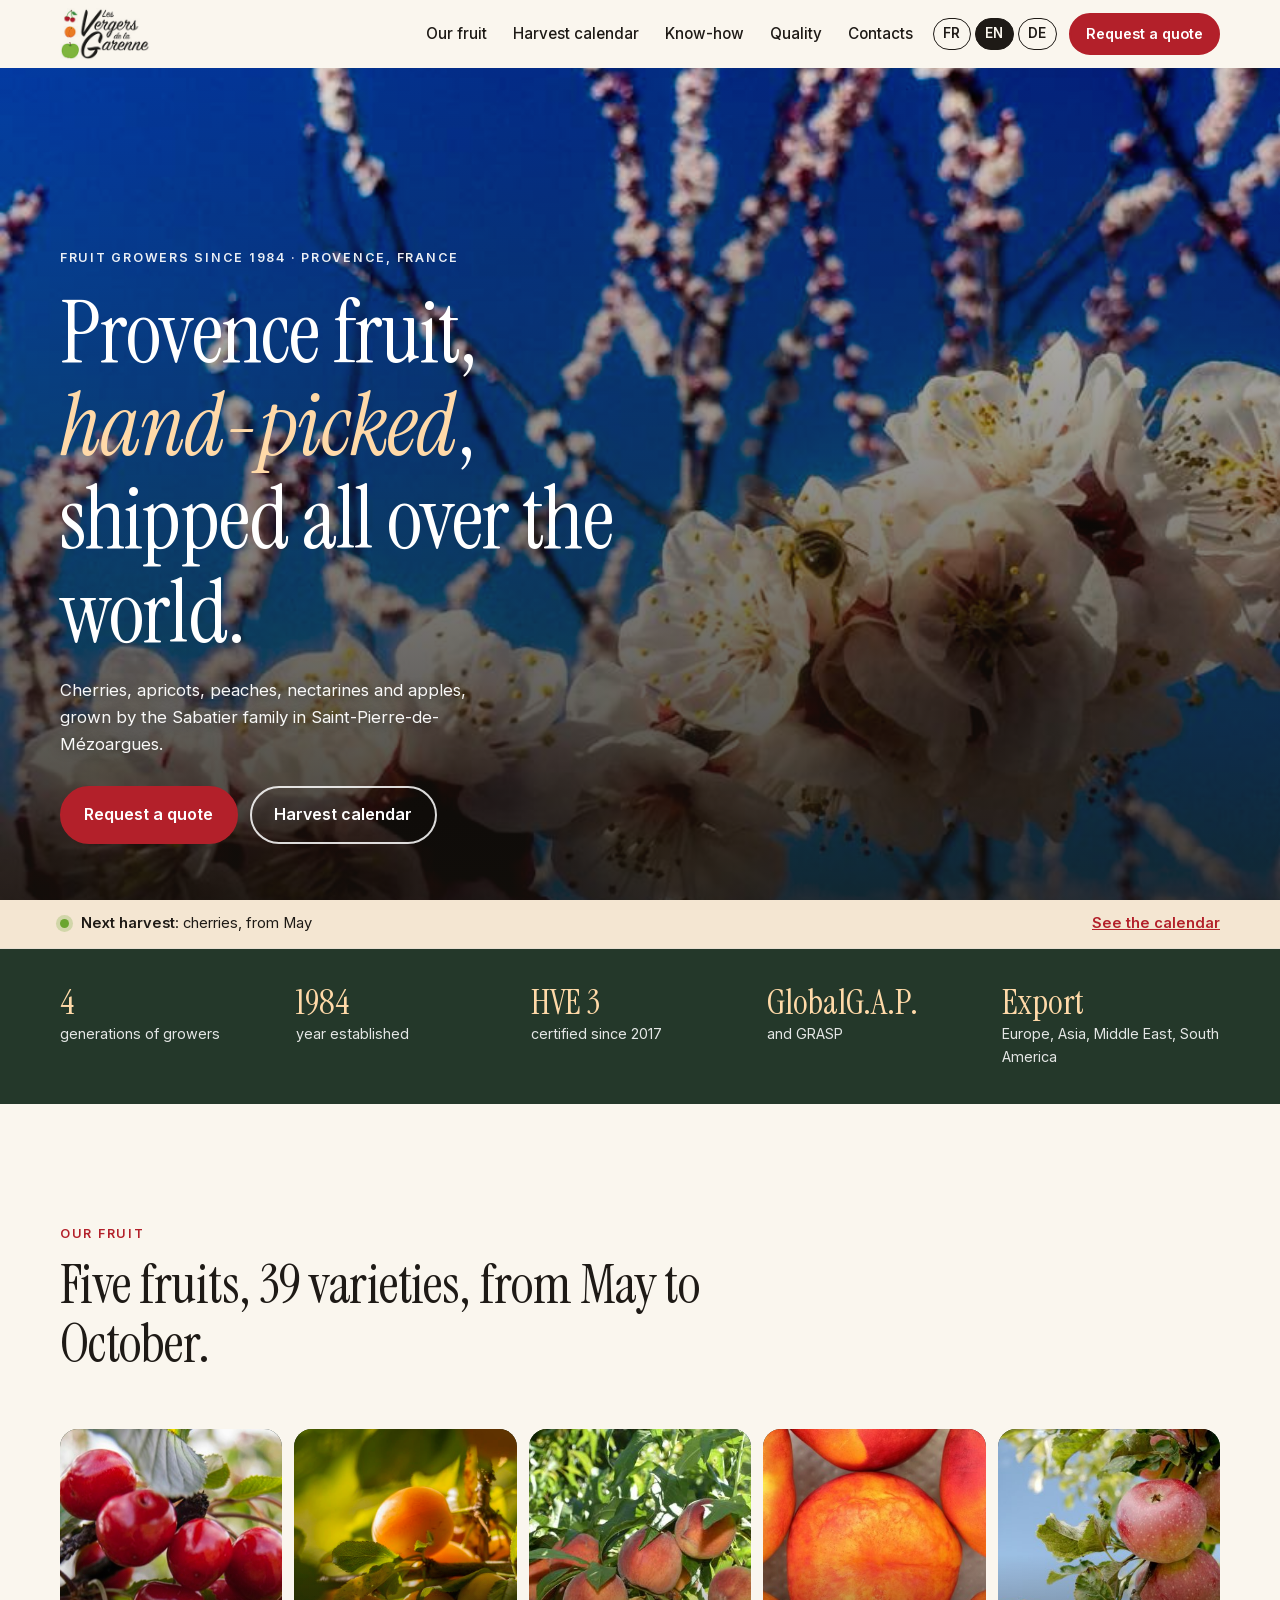
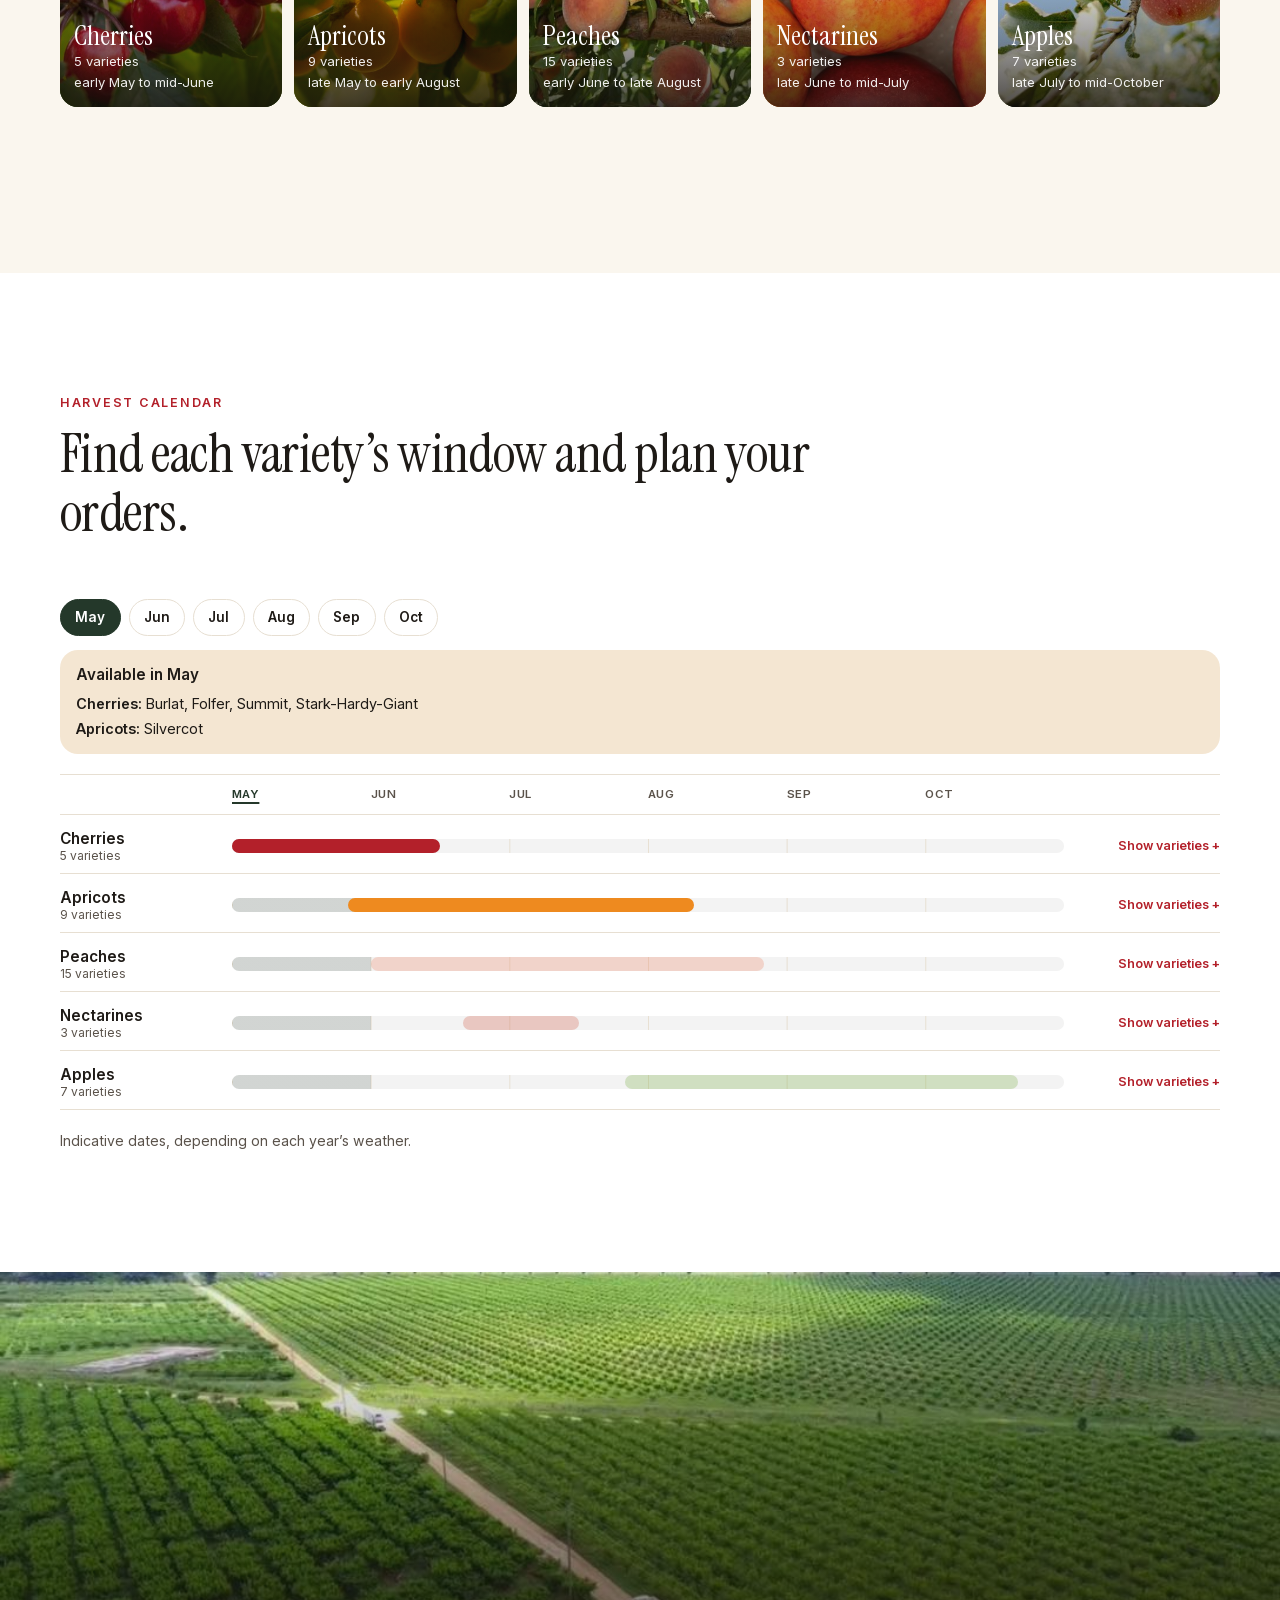
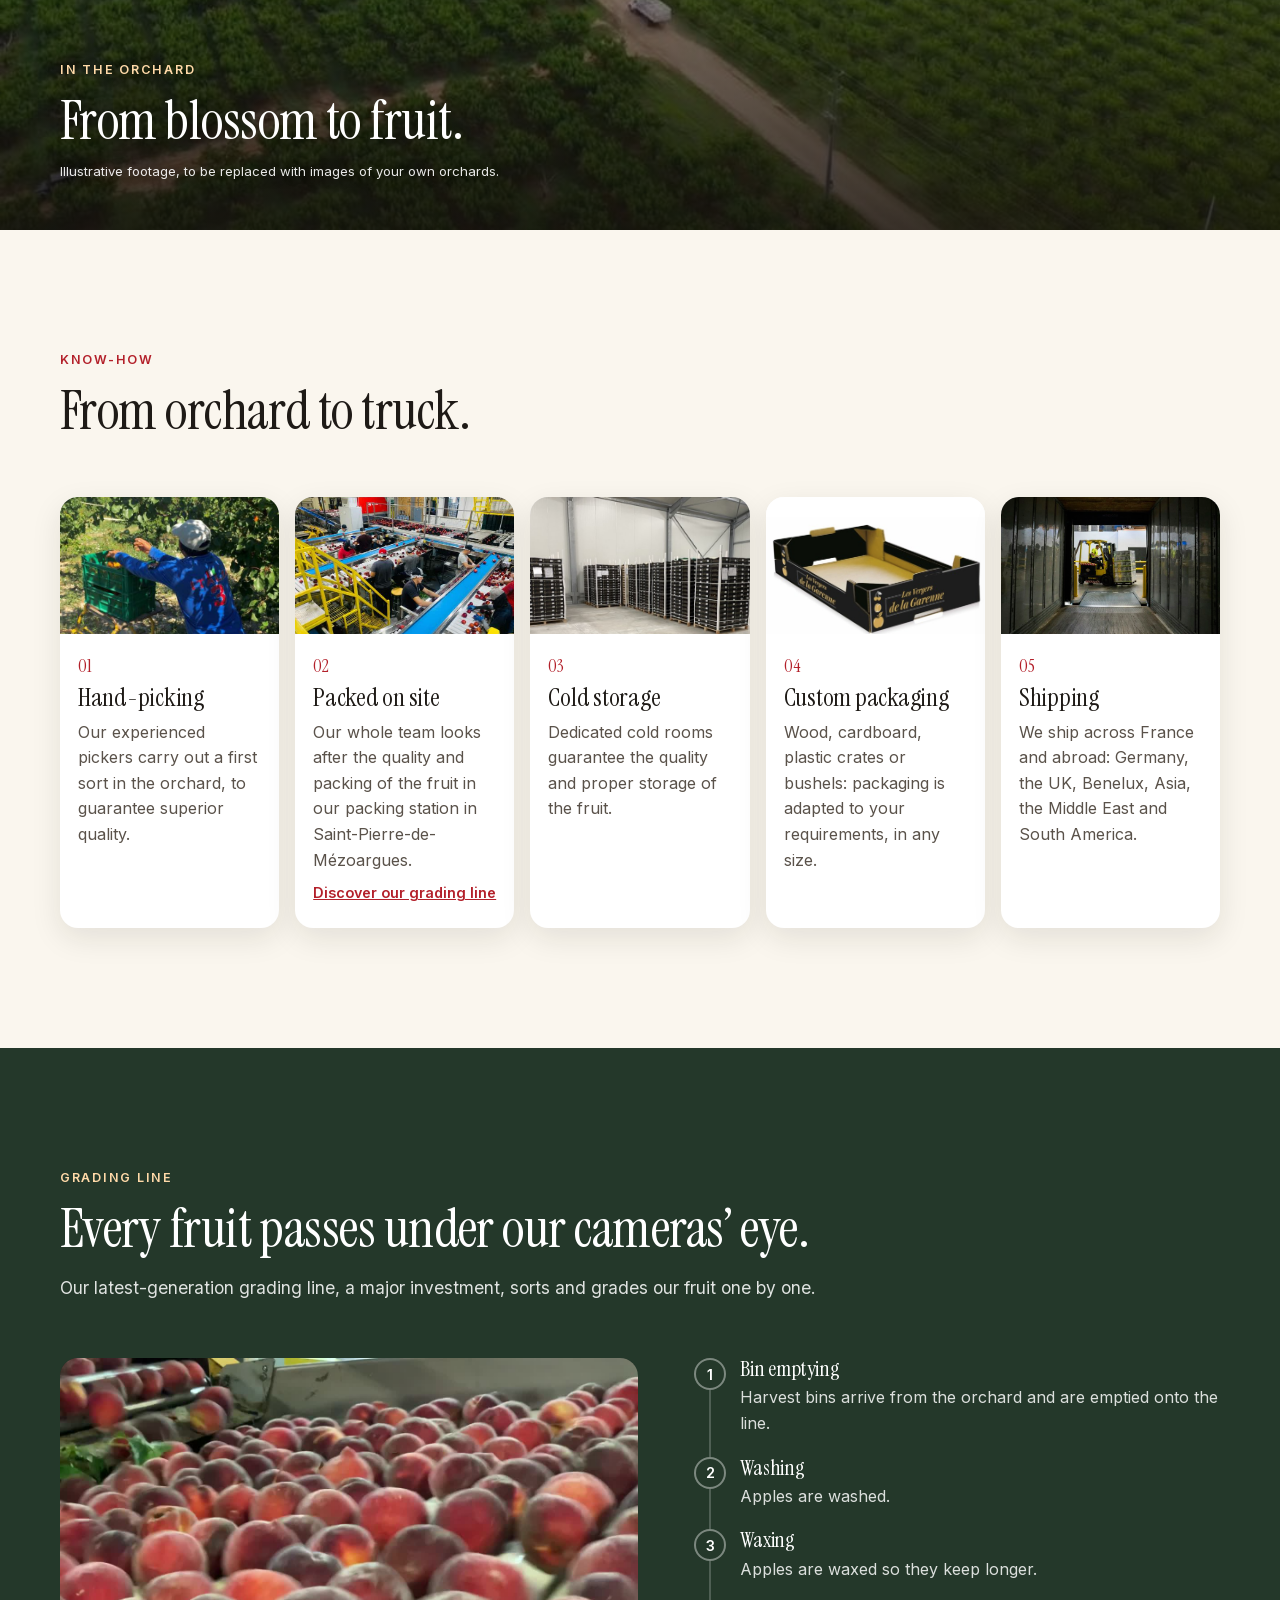
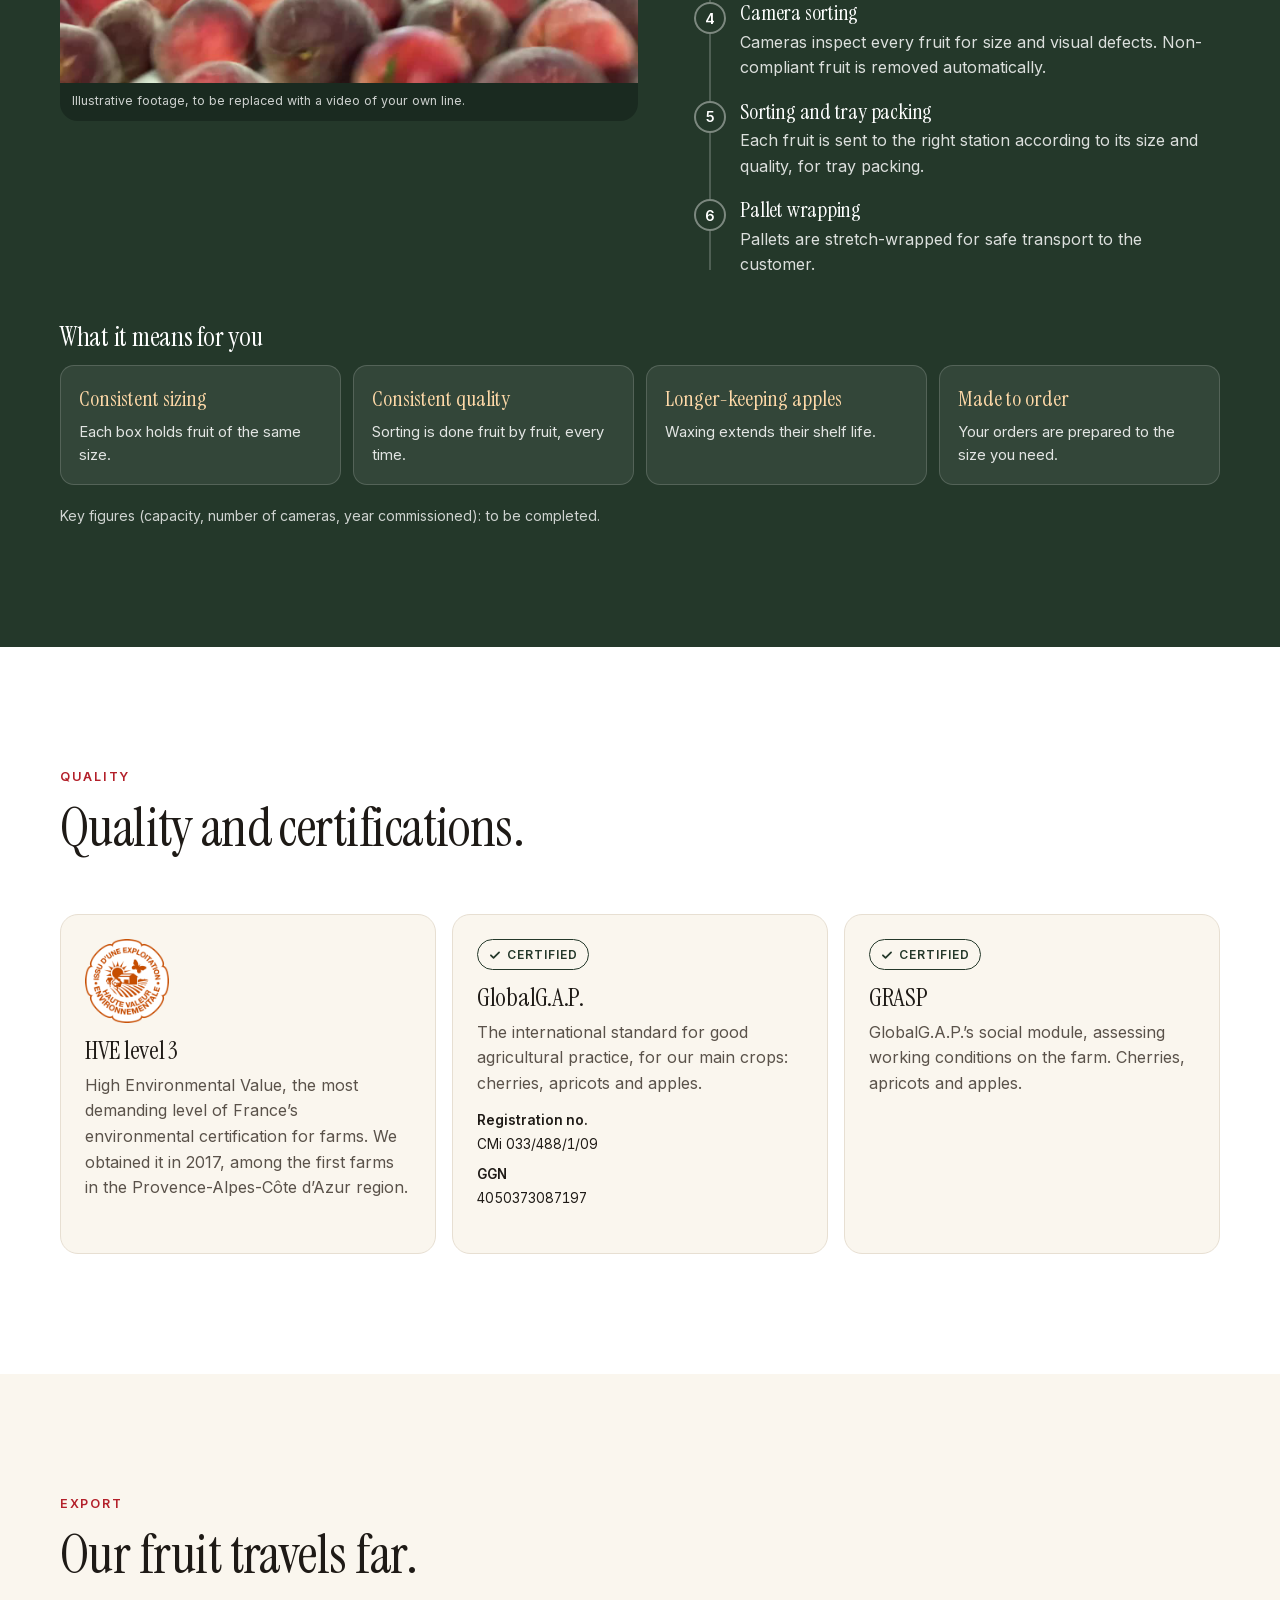
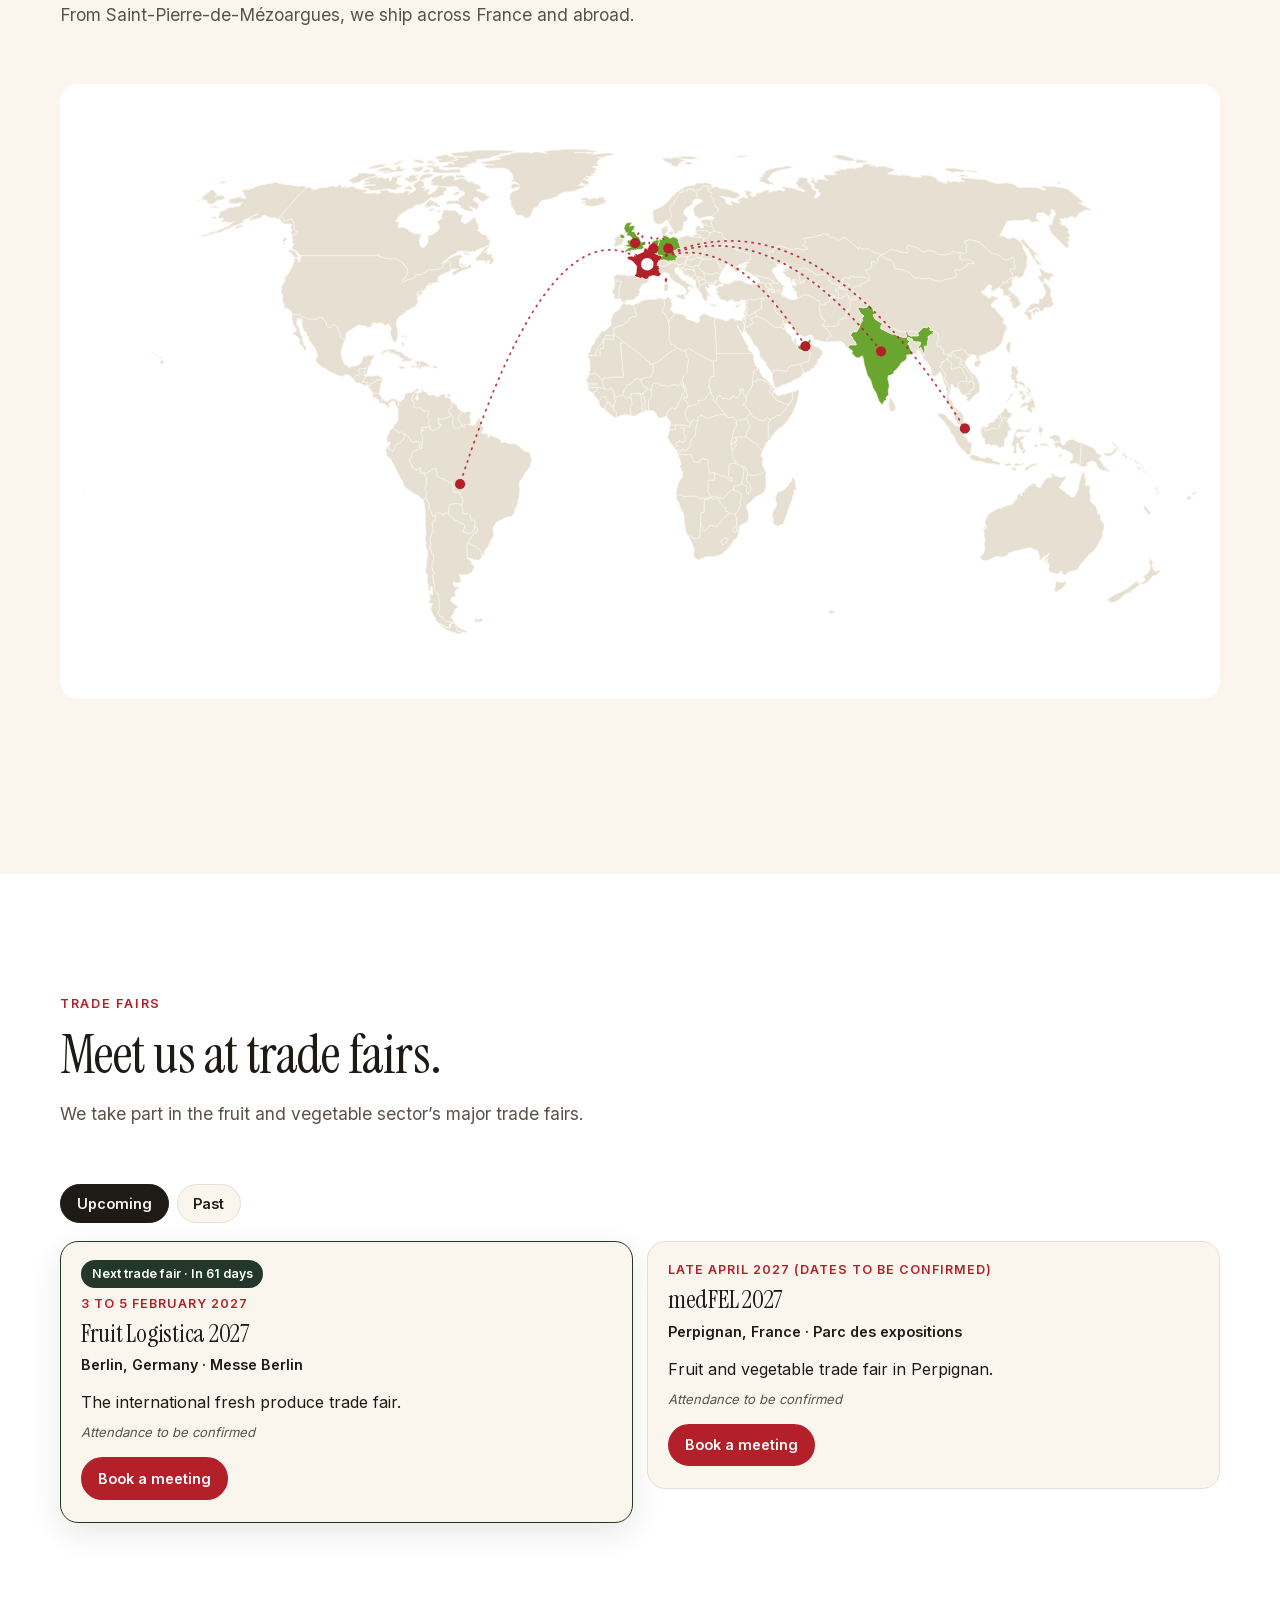
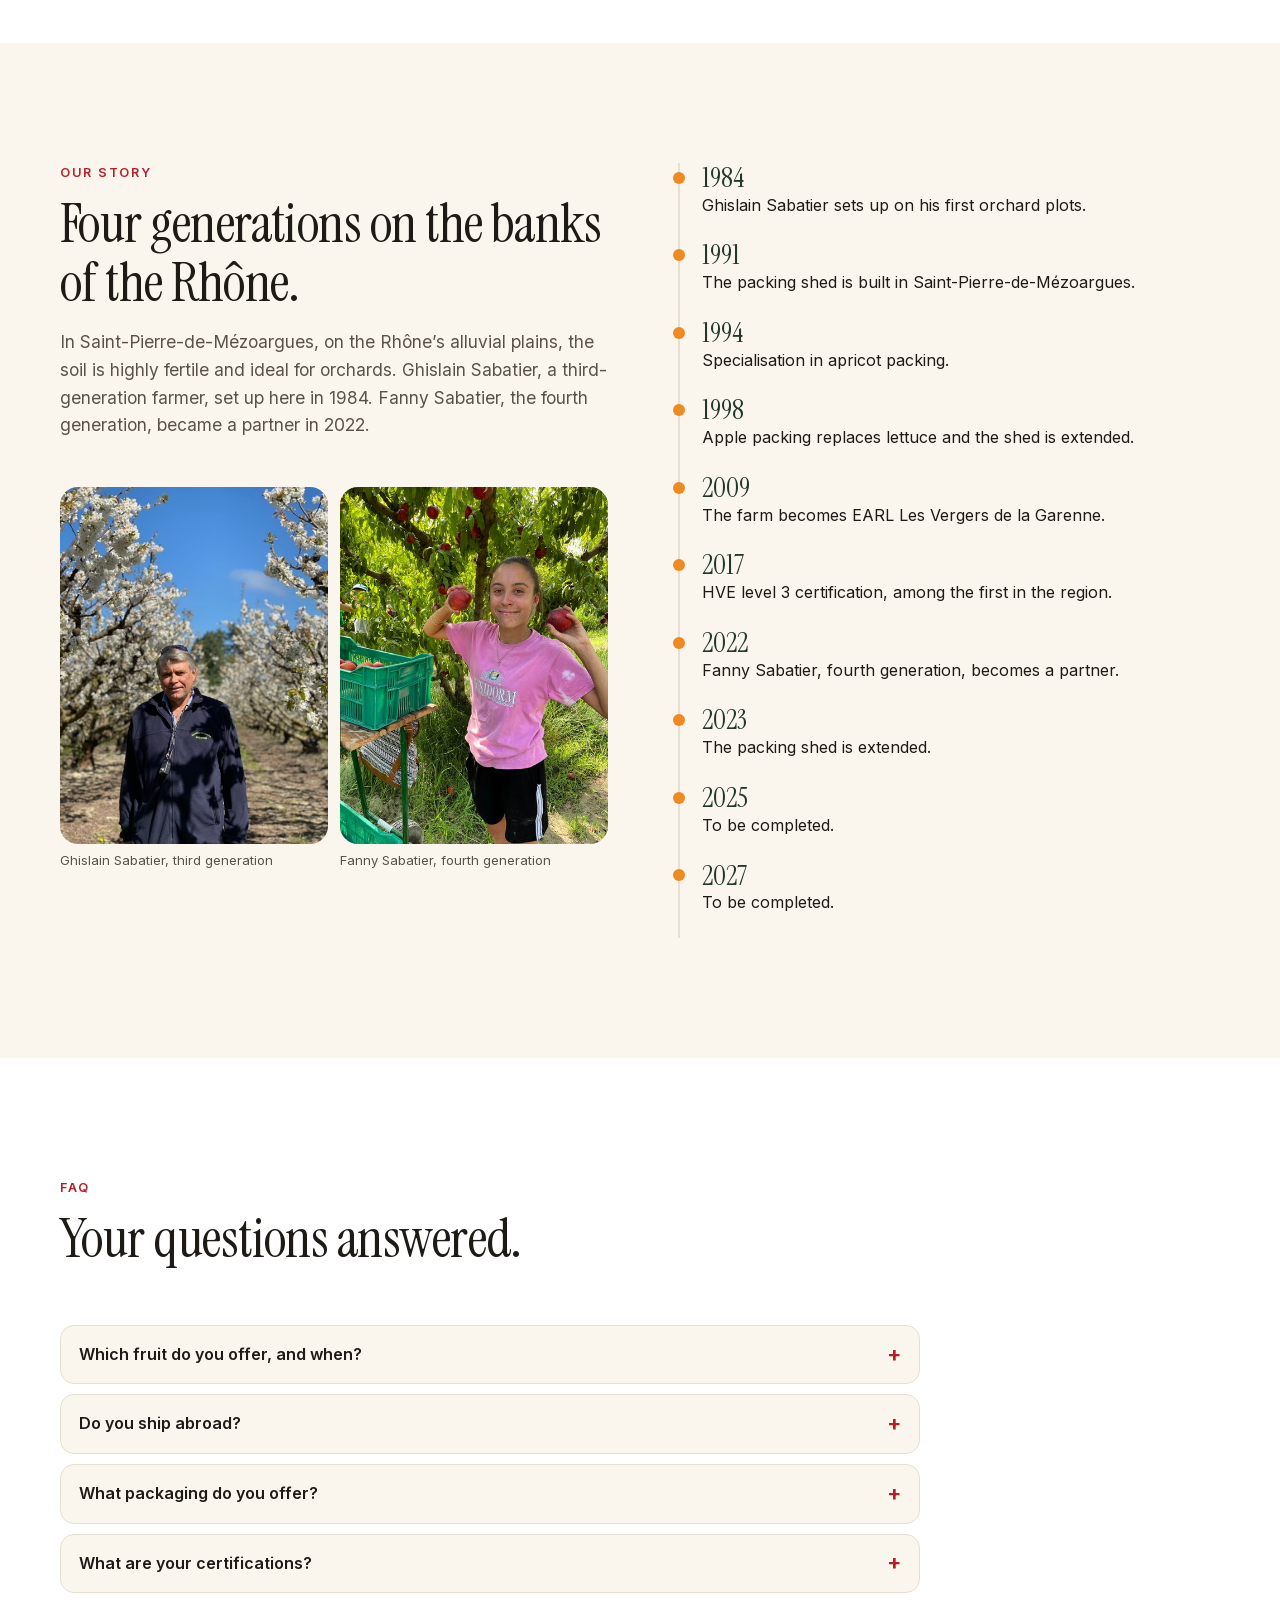
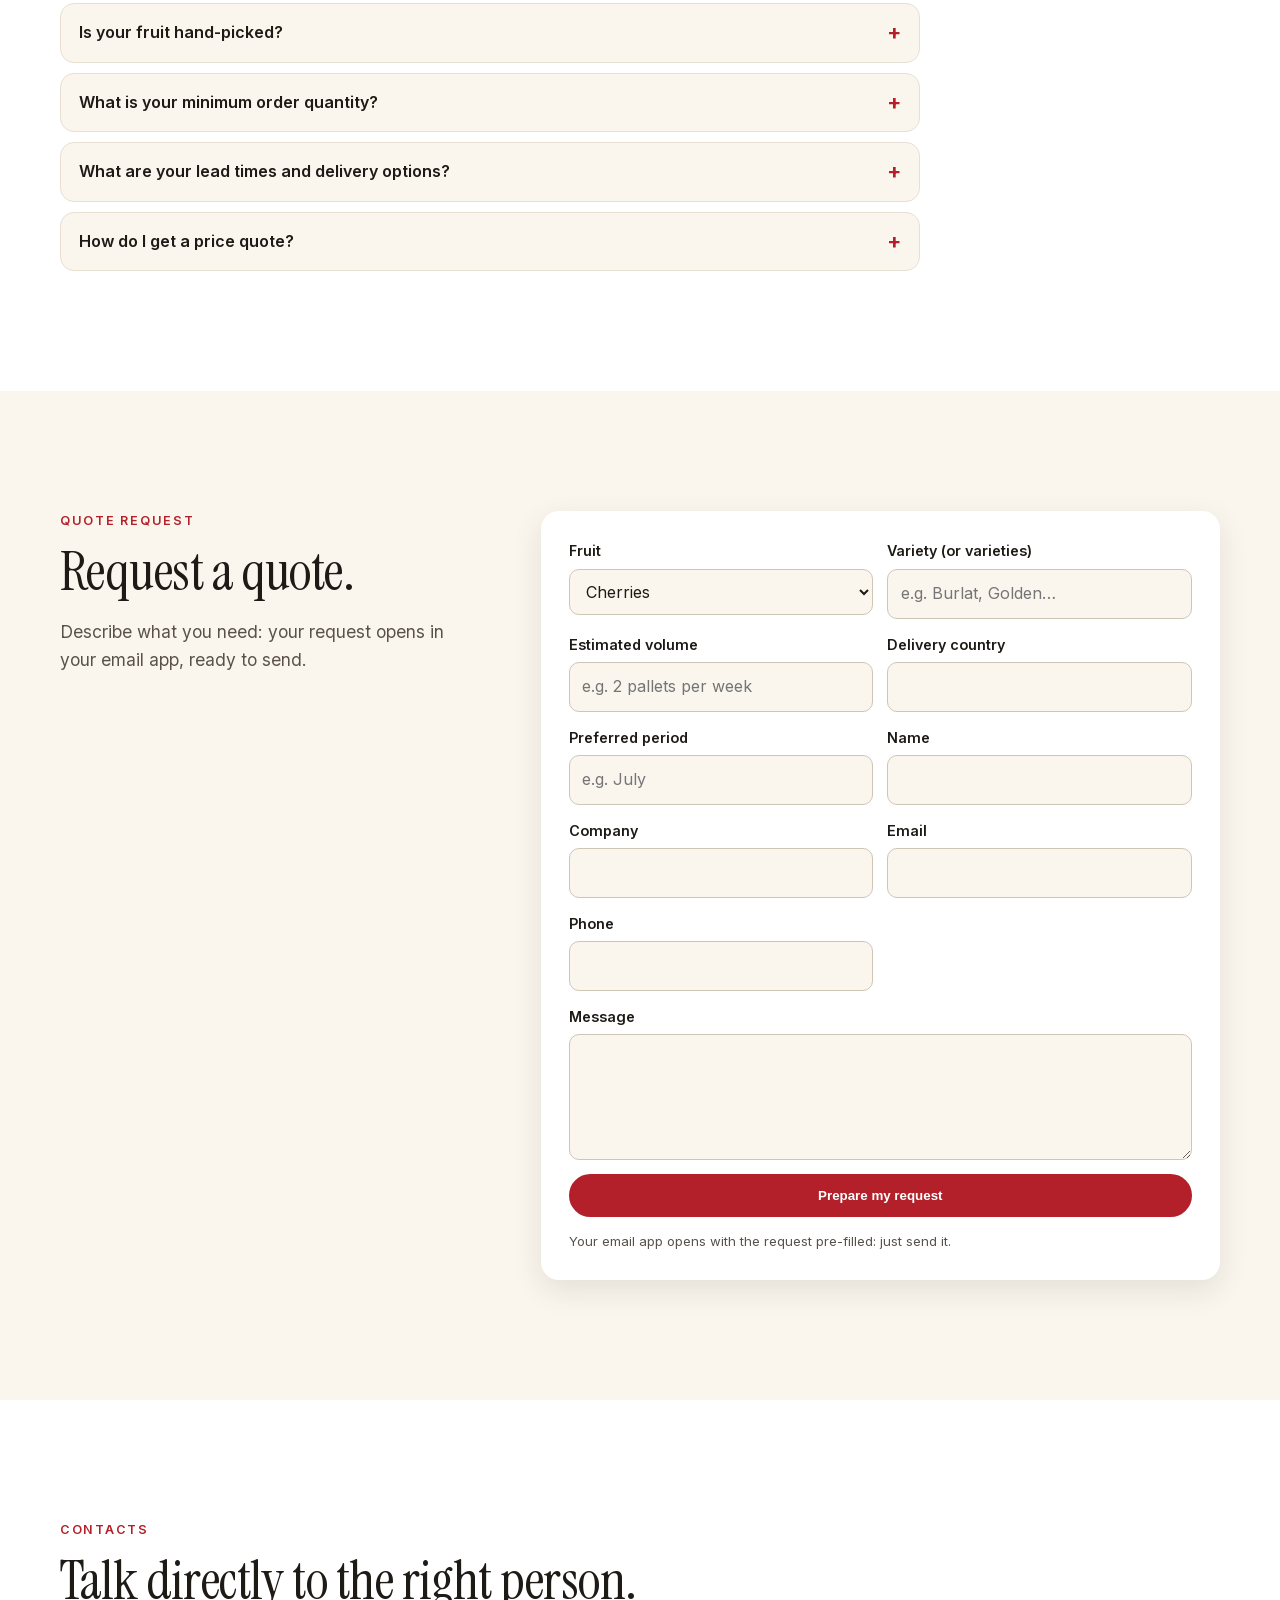
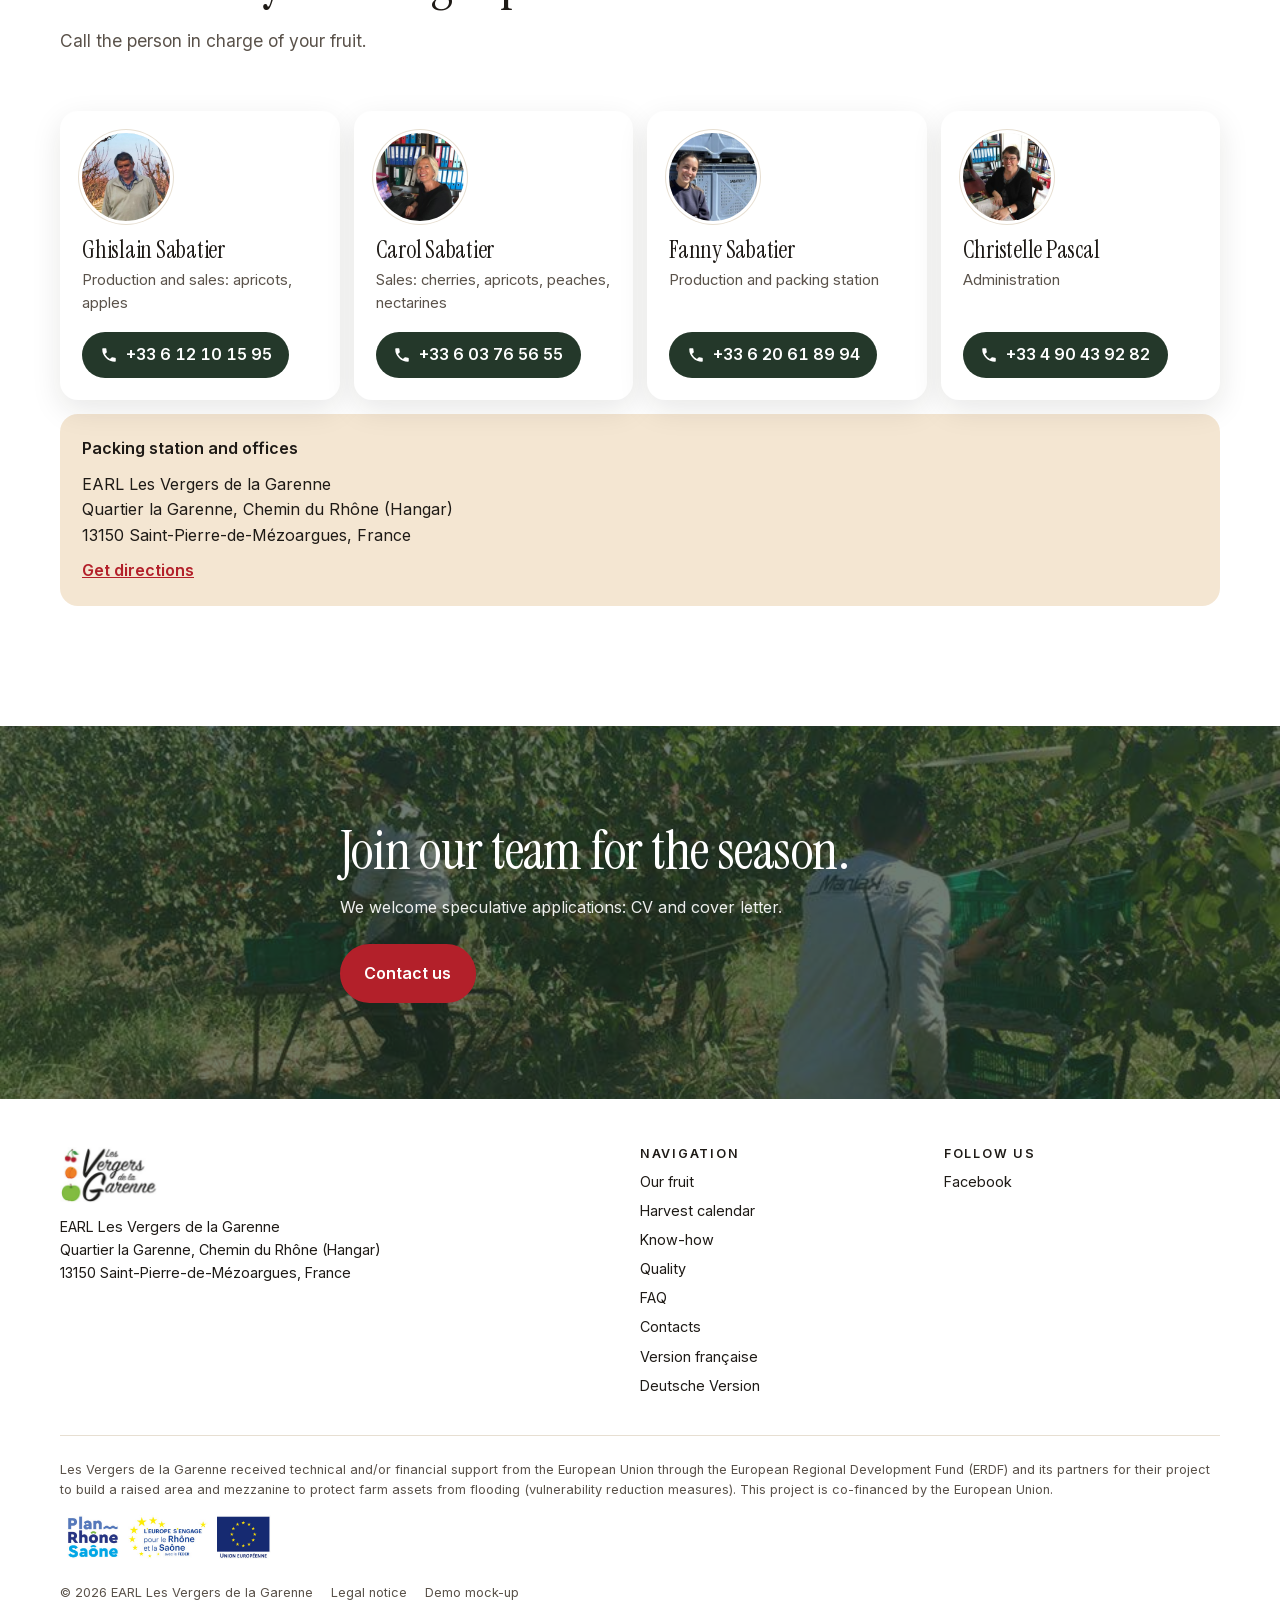
<file: en/index.html>
<!doctype html>
<html lang="en">
<head>
<meta charset="utf-8">
<meta name="viewport" content="width=device-width, initial-scale=1">
<title>Les Vergers de la Garenne | Fruit grower-shipper in Provence, France</title>
<meta name="description" content="Cherries, apricots, peaches, nectarines and apples, hand-picked in Saint-Pierre-de-Mézoargues and shipped across France and worldwide. HVE level 3 and GlobalG.A.P. certified farm.">
<meta name="robots" content="noindex, nofollow">
<meta name="color-scheme" content="light">
<link rel="alternate" hreflang="fr" href="https://gregory-pignolet.github.io/maquette-vg2/">
<link rel="alternate" hreflang="en" href="https://gregory-pignolet.github.io/maquette-vg2/en/">
<link rel="alternate" hreflang="de" href="https://gregory-pignolet.github.io/maquette-vg2/de/">
<meta property="og:type" content="website">
<meta property="og:site_name" content="Les Vergers de la Garenne">
<meta property="og:title" content="Les Vergers de la Garenne | Fruit grower-shipper in Provence, France">
<meta property="og:description" content="Cherries, apricots, peaches, nectarines and apples, hand-picked in Saint-Pierre-de-Mézoargues and shipped across France and worldwide.">
<meta property="og:url" content="https://gregory-pignolet.github.io/maquette-vg2/en/">
<meta property="og:image" content="https://gregory-pignolet.github.io/maquette-vg2/assets/og-image.jpg">
<meta property="og:image:width" content="1200">
<meta property="og:image:height" content="630">
<meta property="og:locale" content="en_GB">
<meta name="twitter:card" content="summary_large_image">
<link rel="icon" type="image/svg+xml" href="../assets/favicon.svg">
<link rel="preload" href="../assets/fonts/instrument-serif-regular.woff2" as="font" type="font/woff2" crossorigin>
<link rel="preload" href="../assets/fonts/instrument-serif-italic.woff2" as="font" type="font/woff2" crossorigin>
<link rel="stylesheet" href="../styles.css">
<script>document.documentElement.classList.add('js');setTimeout(function(){if(!window.vgMotion){document.documentElement.classList.remove('js')}},2500)</script>
<script src="../motion.js" defer></script>
</head>
<body>
<a class="skip" href="#contenu">Skip to content</a>

<header class="site-header">
  <div class="wrap header-inner">
    <a class="brand" href="#accueil"><img src="../assets/logo.jpg" alt="Les Vergers de la Garenne" width="200" height="116"></a>
    <button class="burger" type="button" aria-expanded="false" aria-controls="menu"><span class="visually-hidden">Menu</span><span class="burger-bars" aria-hidden="true"></span></button>
    <nav id="menu" class="nav" aria-label="Main navigation">
      <a href="#fruits">Our fruit</a>
      <a href="#calendrier">Harvest calendar</a>
      <a href="#savoir-faire">Know-how</a>
      <a href="#qualite">Quality</a>
      <a href="#contacts">Contacts</a>
    </nav>
    <div class="langs"><a class="lang-switch" href="../" hreflang="fr" lang="fr">FR<span class="visually-hidden"> (version française)</span></a><span class="lang-current">EN</span><a class="lang-switch" href="../de/" hreflang="de" lang="de">DE<span class="visually-hidden"> (Deutsche Version)</span></a></div>
    <a class="btn btn--small" href="#offre">Request a quote</a>
  </div>
</header>

<main id="contenu">

<section id="accueil" class="hero">
  <picture><source media="(max-width: 699px)" srcset="../assets/photos/hero-mobile.jpg" width="825" height="1100"><img class="hero-img" src="../assets/photos/hero.jpg" alt="Orchard in spring blossom in Provence, France" width="1632" height="1224" fetchpriority="high"></picture>
  <div class="hero-shade" aria-hidden="true"></div>
  <div class="wrap hero-content">
    <p class="kicker">Fruit growers since 1984 · Provence, France</p>
    <h1>Provence fruit, <em class="nobr">hand-picked</em>, shipped all over the world.</h1>
    <p class="hero-sub">Cherries, apricots, peaches, nectarines and apples, grown by the Sabatier family in Saint-Pierre-de-Mézoargues.</p>
    <div class="hero-ctas">
      <a class="btn" href="#offre">Request a quote</a>
      <a class="btn btn--ghost" href="#calendrier">Harvest calendar</a>
    </div>
  </div>
</section>

<div id="maintenant" class="now-bar" aria-live="polite" data-label-now="Harvesting now" data-label-next="Next harvest" data-label-from="from" data-label-cta="See the calendar"><div class="wrap now-inner"></div></div>

<section id="preuves" class="proofs" aria-label="Key facts">
  <ul class="wrap proofs-list">
    <li class="rv"><strong>4</strong><span>generations of growers</span></li>
    <li class="rv"><strong data-count="1984" data-from="1950">1984</strong><span>year established</span></li>
    <li class="rv"><strong>HVE 3</strong><span>certified since 2017</span></li>
    <li class="rv"><strong>GlobalG.A.P.</strong><span>and GRASP</span></li>
    <li class="rv"><strong>Export</strong><span>Europe, Asia, Middle East, South America</span></li>
  </ul>
</section>

<section id="fruits" class="section">
  <div class="wrap">
    <header class="section-head rv">
      <p class="eyebrow">Our fruit</p>
      <h2>Five fruits, 39 varieties, from May to October.</h2>
    </header>
    <ul class="fruit-grid">
      <li class="fruit-card rv-media"><a href="#calendrier"><img src="../assets/photos/fruit-cerises.jpg" srcset="../assets/photos/fruit-cerises-600.jpg 600w, ../assets/photos/fruit-cerises.jpg 1000w" sizes="(min-width: 1000px) 20vw, (min-width: 700px) 33vw, 100vw" alt="Red cherries on the branch" width="1000" height="666" loading="lazy"><span class="fruit-card-body"><span class="fruit-name">Cherries</span><span class="fruit-meta">5 varieties<br>early May to mid-June</span></span></a></li>
      <li class="fruit-card rv-media"><a href="#calendrier"><img src="../assets/photos/fruit-abricots.jpg" srcset="../assets/photos/fruit-abricots-600.jpg 600w, ../assets/photos/fruit-abricots.jpg 1000w" sizes="(min-width: 1000px) 20vw, (min-width: 700px) 33vw, 50vw" alt="Ripe apricots on the tree" width="1000" height="665" loading="lazy"><span class="fruit-card-body"><span class="fruit-name">Apricots</span><span class="fruit-meta">9 varieties<br>late May to early August</span></span></a></li>
      <li class="fruit-card rv-media"><a href="#calendrier"><img src="../assets/photos/fruit-peches.jpg" srcset="../assets/photos/fruit-peches-600.jpg 600w, ../assets/photos/fruit-peches.jpg 1000w" sizes="(min-width: 1000px) 20vw, (min-width: 700px) 33vw, 50vw" alt="Peaches on the tree" width="1000" height="666" loading="lazy"><span class="fruit-card-body"><span class="fruit-name">Peaches</span><span class="fruit-meta">15 varieties<br>early June to late August</span></span></a></li>
      <li class="fruit-card rv-media"><a href="#calendrier"><img src="../assets/photos/fruit-nectarines.jpg" srcset="../assets/photos/fruit-nectarines-600.jpg 600w, ../assets/photos/fruit-nectarines.jpg 1000w" sizes="(min-width: 1000px) 20vw, (min-width: 700px) 33vw, 50vw" alt="Nectarines" width="1000" height="666" loading="lazy"><span class="fruit-card-body"><span class="fruit-name">Nectarines</span><span class="fruit-meta">3 varieties<br>late June to mid-July</span></span></a></li>
      <li class="fruit-card rv-media"><a href="#calendrier"><img src="../assets/photos/fruit-pommes.jpg" srcset="../assets/photos/fruit-pommes-600.jpg 600w, ../assets/photos/fruit-pommes.jpg 1000w" sizes="(min-width: 1000px) 20vw, (min-width: 700px) 33vw, 50vw" alt="Apples on the tree" width="1000" height="665" loading="lazy"><span class="fruit-card-body"><span class="fruit-name">Apples</span><span class="fruit-meta">7 varieties<br>late July to mid-October</span></span></a></li>
    </ul>
    <p class="sheets rv">Product sheets (PDF): <a href="../fiches/cerises-en.pdf" target="_blank" rel="noopener">Cherries<span class="visually-hidden"> (PDF, opens in a new tab)</span></a> · <a href="../fiches/abricots-en.pdf" target="_blank" rel="noopener">Apricots<span class="visually-hidden"> (PDF, opens in a new tab)</span></a> · <a href="../fiches/peches-en.pdf" target="_blank" rel="noopener">Peaches<span class="visually-hidden"> (PDF, opens in a new tab)</span></a> · <a href="../fiches/nectarines-en.pdf" target="_blank" rel="noopener">Nectarines<span class="visually-hidden"> (PDF, opens in a new tab)</span></a> · <a href="../fiches/pommes-en.pdf" target="_blank" rel="noopener">Apples<span class="visually-hidden"> (PDF, opens in a new tab)</span></a></p>
  </div>
</section>

<section id="calendrier" class="section section--paper">
  <div class="wrap">
    <header class="section-head rv">
      <p class="eyebrow">Harvest calendar</p>
      <h2>Find each variety’s window and plan your orders.</h2>
    </header>
    <!-- CALENDRIER:START -->
<div class="cal-filter" role="group" aria-label="Choose a month" data-prefix="Available in" data-none="No harvest this month."><button type="button" class="cal-chip" data-name="May" data-month="5" aria-pressed="false">May</button><button type="button" class="cal-chip" data-name="June" data-month="6" aria-pressed="false">Jun</button><button type="button" class="cal-chip" data-name="July" data-month="7" aria-pressed="false">Jul</button><button type="button" class="cal-chip" data-name="August" data-month="8" aria-pressed="false">Aug</button><button type="button" class="cal-chip" data-name="September" data-month="9" aria-pressed="false">Sep</button><button type="button" class="cal-chip" data-name="October" data-month="10" aria-pressed="false">Oct</button></div>
<div class="cal-avail" aria-live="polite"></div>
<div class="cal" role="group" aria-label="Harvest calendar, May to October">
<div class="cal-head" aria-hidden="true"><span class="cal-label"></span><span class="cal-months"><span class="cal-head-month" data-month="5">May</span><span class="cal-head-month" data-month="6">Jun</span><span class="cal-head-month" data-month="7">Jul</span><span class="cal-head-month" data-month="8">Aug</span><span class="cal-head-month" data-month="9">Sep</span><span class="cal-head-month" data-month="10">Oct</span></span></div>
<details class="cal-fruit cal-fruit--cerise" data-months="5 6">
<summary><span class="cal-row"><span class="cal-label">Cherries <small>5 varieties</small></span><span class="cal-track"><span class="cal-bar" style="grid-column:1 / 10"></span></span><span class="visually-hidden">May 1 to June 15</span><span class="cal-more">Show varieties</span></span></summary>
<ul class="cal-varieties">
<li class="cal-variety" data-months="5" data-from="0501" data-to="0520"><span class="cal-row"><span class="cal-label">Burlat</span><span class="cal-track"><span class="cal-bar" style="grid-column:1 / 5"></span></span><span class="visually-hidden">May 1 to May 20</span></span></li>
<li class="cal-variety" data-months="5" data-from="0516" data-to="0530"><span class="cal-row"><span class="cal-label">Folfer</span><span class="cal-track"><span class="cal-bar" style="grid-column:4 / 7"></span></span><span class="visually-hidden">May 16 to May 30</span></span></li>
<li class="cal-variety" data-months="5 6" data-from="0521" data-to="0605"><span class="cal-row"><span class="cal-label">Summit</span><span class="cal-track"><span class="cal-bar" style="grid-column:5 / 8"></span></span><span class="visually-hidden">May 21 to June 5</span></span></li>
<li class="cal-variety" data-months="5 6" data-from="0521" data-to="0605"><span class="cal-row"><span class="cal-label">Stark-Hardy-Giant</span><span class="cal-track"><span class="cal-bar" style="grid-column:5 / 8"></span></span><span class="visually-hidden">May 21 to June 5</span></span></li>
<li class="cal-variety" data-months="6" data-from="0601" data-to="0615"><span class="cal-row"><span class="cal-label">Noire de Meched</span><span class="cal-track"><span class="cal-bar" style="grid-column:7 / 10"></span></span><span class="visually-hidden">June 1 to June 15</span></span></li>
</ul></details>
<details class="cal-fruit cal-fruit--abricot" data-months="5 6 7 8">
<summary><span class="cal-row"><span class="cal-label">Apricots <small>9 varieties</small></span><span class="cal-track"><span class="cal-bar" style="grid-column:6 / 21"></span></span><span class="visually-hidden">May 26 to August 10</span><span class="cal-more">Show varieties</span></span></summary>
<ul class="cal-varieties">
<li class="cal-variety" data-months="5 6" data-from="0526" data-to="0610"><span class="cal-row"><span class="cal-label">Silvercot</span><span class="cal-track"><span class="cal-bar" style="grid-column:6 / 9"></span></span><span class="visually-hidden">May 26 to June 10</span></span></li>
<li class="cal-variety" data-months="6" data-from="0601" data-to="0615"><span class="cal-row"><span class="cal-label">Robada</span><span class="cal-track"><span class="cal-bar" style="grid-column:7 / 10"></span></span><span class="visually-hidden">June 1 to June 15</span></span></li>
<li class="cal-variety" data-months="6 7" data-from="0611" data-to="0710"><span class="cal-row"><span class="cal-label">Jumbo-Cot</span><span class="cal-track"><span class="cal-bar" style="grid-column:9 / 15"></span></span><span class="visually-hidden">June 11 to July 10</span></span></li>
<li class="cal-variety" data-months="6" data-from="0611" data-to="0625"><span class="cal-row"><span class="cal-label">Apriqueen</span><span class="cal-track"><span class="cal-bar" style="grid-column:9 / 12"></span></span><span class="visually-hidden">June 11 to June 25</span></span></li>
<li class="cal-variety" data-months="6 7" data-from="0621" data-to="0710"><span class="cal-row"><span class="cal-label">Bergarouge</span><span class="cal-track"><span class="cal-bar" style="grid-column:11 / 15"></span></span><span class="visually-hidden">June 21 to July 10</span></span></li>
<li class="cal-variety" data-months="7" data-from="0706" data-to="0720"><span class="cal-row"><span class="cal-label">Anegat</span><span class="cal-track"><span class="cal-bar" style="grid-column:14 / 17"></span></span><span class="visually-hidden">July 6 to July 20</span></span></li>
<li class="cal-variety" data-months="7" data-from="0706" data-to="0725"><span class="cal-row"><span class="cal-label">Faralia</span><span class="cal-track"><span class="cal-bar" style="grid-column:14 / 18"></span></span><span class="visually-hidden">July 6 to July 25</span></span></li>
<li class="cal-variety" data-months="7" data-from="0716" data-to="0730"><span class="cal-row"><span class="cal-label">Farely</span><span class="cal-track"><span class="cal-bar" style="grid-column:16 / 19"></span></span><span class="visually-hidden">July 16 to July 30</span></span></li>
<li class="cal-variety" data-months="7 8" data-from="0726" data-to="0810"><span class="cal-row"><span class="cal-label">Farbaly</span><span class="cal-track"><span class="cal-bar" style="grid-column:18 / 21"></span></span><span class="visually-hidden">July 26 to August 10</span></span></li>
</ul></details>
<details class="cal-fruit cal-fruit--peche" data-months="6 7 8">
<summary><span class="cal-row"><span class="cal-label">Peaches <small>15 varieties</small></span><span class="cal-track"><span class="cal-bar" style="grid-column:7 / 24"></span></span><span class="visually-hidden">June 1 to August 25</span><span class="cal-more">Show varieties</span></span></summary>
<ul class="cal-varieties">
<li class="cal-variety" data-months="6" data-from="0601" data-to="0610"><span class="cal-row"><span class="cal-label">Kaoliane <small>white</small></span><span class="cal-track"><span class="cal-bar" style="grid-column:7 / 9"></span></span><span class="visually-hidden">June 1 to June 10</span></span></li>
<li class="cal-variety" data-months="6" data-from="0611" data-to="0620"><span class="cal-row"><span class="cal-label">Onyx <small>white</small></span><span class="cal-track"><span class="cal-bar" style="grid-column:9 / 11"></span></span><span class="visually-hidden">June 11 to June 20</span></span></li>
<li class="cal-variety" data-months="6" data-from="0616" data-to="0625"><span class="cal-row"><span class="cal-label">Barbara <small>white</small></span><span class="cal-track"><span class="cal-bar" style="grid-column:10 / 12"></span></span><span class="visually-hidden">June 16 to June 25</span></span></li>
<li class="cal-variety" data-months="6" data-from="0616" data-to="0625"><span class="cal-row"><span class="cal-label">Caprice <small>white</small></span><span class="cal-track"><span class="cal-bar" style="grid-column:10 / 12"></span></span><span class="visually-hidden">June 16 to June 25</span></span></li>
<li class="cal-variety" data-months="6" data-from="0621" data-to="0630"><span class="cal-row"><span class="cal-label">Ivoire <small>white</small></span><span class="cal-track"><span class="cal-bar" style="grid-column:11 / 13"></span></span><span class="visually-hidden">June 21 to June 30</span></span></li>
<li class="cal-variety" data-months="7" data-from="0701" data-to="0710"><span class="cal-row"><span class="cal-label">Elise <small>white</small></span><span class="cal-track"><span class="cal-bar" style="grid-column:13 / 15"></span></span><span class="visually-hidden">July 1 to July 10</span></span></li>
<li class="cal-variety" data-months="7" data-from="0701" data-to="0710"><span class="cal-row"><span class="cal-label">Whitered <small>white</small></span><span class="cal-track"><span class="cal-bar" style="grid-column:13 / 15"></span></span><span class="visually-hidden">July 1 to July 10</span></span></li>
<li class="cal-variety" data-months="7" data-from="0706" data-to="0720"><span class="cal-row"><span class="cal-label">Fidelia <small>white</small></span><span class="cal-track"><span class="cal-bar" style="grid-column:14 / 17"></span></span><span class="visually-hidden">July 6 to July 20</span></span></li>
<li class="cal-variety" data-months="7" data-from="0711" data-to="0725"><span class="cal-row"><span class="cal-label">Summer-Sweet <small>white</small></span><span class="cal-track"><span class="cal-bar" style="grid-column:15 / 18"></span></span><span class="visually-hidden">July 11 to July 25</span></span></li>
<li class="cal-variety" data-months="7" data-from="0716" data-to="0730"><span class="cal-row"><span class="cal-label">Bellerime <small>white</small></span><span class="cal-track"><span class="cal-bar" style="grid-column:16 / 19"></span></span><span class="visually-hidden">July 16 to July 30</span></span></li>
<li class="cal-variety" data-months="7 8" data-from="0721" data-to="0805"><span class="cal-row"><span class="cal-label">Bel-Lady <small>yellow</small></span><span class="cal-track"><span class="cal-bar" style="grid-column:17 / 20"></span></span><span class="visually-hidden">July 21 to August 5</span></span></li>
<li class="cal-variety" data-months="7 8" data-from="0721" data-to="0805"><span class="cal-row"><span class="cal-label">Gratia <small>white</small></span><span class="cal-track"><span class="cal-bar" style="grid-column:17 / 20"></span></span><span class="visually-hidden">July 21 to August 5</span></span></li>
<li class="cal-variety" data-months="8" data-from="0801" data-to="0810"><span class="cal-row"><span class="cal-label">Valentine <small>white</small></span><span class="cal-track"><span class="cal-bar" style="grid-column:19 / 21"></span></span><span class="visually-hidden">August 1 to August 10</span></span></li>
<li class="cal-variety" data-months="8" data-from="0811" data-to="0825"><span class="cal-row"><span class="cal-label">Couloured <small>white</small></span><span class="cal-track"><span class="cal-bar" style="grid-column:21 / 24"></span></span><span class="visually-hidden">August 11 to August 25</span></span></li>
<li class="cal-variety" data-months="8" data-from="0811" data-to="0825"><span class="cal-row"><span class="cal-label">Belly <small>yellow</small></span><span class="cal-track"><span class="cal-bar" style="grid-column:21 / 24"></span></span><span class="visually-hidden">August 11 to August 25</span></span></li>
</ul></details>
<details class="cal-fruit cal-fruit--nectarine" data-months="6 7">
<summary><span class="cal-row"><span class="cal-label">Nectarines <small>3 varieties</small></span><span class="cal-track"><span class="cal-bar" style="grid-column:11 / 16"></span></span><span class="visually-hidden">June 21 to July 15</span><span class="cal-more">Show varieties</span></span></summary>
<ul class="cal-varieties">
<li class="cal-variety" data-months="6" data-from="0621" data-to="0630"><span class="cal-row"><span class="cal-label">Cristal <small>white</small></span><span class="cal-track"><span class="cal-bar" style="grid-column:11 / 13"></span></span><span class="visually-hidden">June 21 to June 30</span></span></li>
<li class="cal-variety" data-months="6 7" data-from="0621" data-to="0705"><span class="cal-row"><span class="cal-label">Pelire <small>yellow</small></span><span class="cal-track"><span class="cal-bar" style="grid-column:11 / 14"></span></span><span class="visually-hidden">June 21 to July 5</span></span></li>
<li class="cal-variety" data-months="7" data-from="0701" data-to="0715"><span class="cal-row"><span class="cal-label">Magique <small>white</small></span><span class="cal-track"><span class="cal-bar" style="grid-column:13 / 16"></span></span><span class="visually-hidden">July 1 to July 15</span></span></li>
</ul></details>
<details class="cal-fruit cal-fruit--pomme" data-months="7 8 9 10">
<summary><span class="cal-row"><span class="cal-label">Apples <small>7 varieties</small></span><span class="cal-track"><span class="cal-bar" style="grid-column:18 / 35"></span></span><span class="visually-hidden">July 26 to October 20</span><span class="cal-more">Show varieties</span></span></summary>
<ul class="cal-varieties">
<li class="cal-variety" data-months="7 8" data-from="0726" data-to="0825"><span class="cal-row"><span class="cal-label">Gala</span><span class="cal-track"><span class="cal-bar" style="grid-column:18 / 24"></span></span><span class="visually-hidden">July 26 to August 25</span></span></li>
<li class="cal-variety" data-months="8 9" data-from="0801" data-to="0905"><span class="cal-row"><span class="cal-label">Reine des Reinettes</span><span class="cal-track"><span class="cal-bar" style="grid-column:19 / 26"></span></span><span class="visually-hidden">August 1 to September 5</span></span></li>
<li class="cal-variety" data-months="8 9" data-from="0806" data-to="0930"><span class="cal-row"><span class="cal-label">Granny Smith</span><span class="cal-track"><span class="cal-bar" style="grid-column:20 / 31"></span></span><span class="visually-hidden">August 6 to September 30</span></span></li>
<li class="cal-variety" data-months="8 9 10" data-from="0811" data-to="1010"><span class="cal-row"><span class="cal-label">Golden Delicious</span><span class="cal-track"><span class="cal-bar" style="grid-column:21 / 33"></span></span><span class="visually-hidden">August 11 to October 10</span></span></li>
<li class="cal-variety" data-months="8 9" data-from="0821" data-to="0925"><span class="cal-row"><span class="cal-label">Red Delicious</span><span class="cal-track"><span class="cal-bar" style="grid-column:23 / 30"></span></span><span class="visually-hidden">August 21 to September 25</span></span></li>
<li class="cal-variety" data-months="9 10" data-from="0916" data-to="1010"><span class="cal-row"><span class="cal-label">Story</span><span class="cal-track"><span class="cal-bar" style="grid-column:28 / 33"></span></span><span class="visually-hidden">September 16 to October 10</span></span></li>
<li class="cal-variety" data-months="9 10" data-from="0921" data-to="1020"><span class="cal-row"><span class="cal-label">Red Winter</span><span class="cal-track"><span class="cal-bar" style="grid-column:29 / 35"></span></span><span class="visually-hidden">September 21 to October 20</span></span></li>
</ul></details>
</div>
<!-- CALENDRIER:END -->
    <p class="note">Indicative dates, depending on each year’s weather.</p>
  </div>
</section>

<section id="vue-du-ciel" class="sky" aria-label="From blossom to fruit">
  <video class="sky-video" muted loop playsinline preload="none" data-poster="../assets/video/vergers-drone-poster.jpg" aria-hidden="true"><source src="../assets/video/vergers-montage.mp4" type="video/mp4"></video>
  <div class="sky-shade" aria-hidden="true"></div>
  <div class="wrap sky-content rv"><p class="eyebrow eyebrow--light">In the orchard</p><h2>From blossom to fruit.</h2><p class="sky-note">Illustrative footage, to be replaced with images of your own orchards.</p></div>
</section>

<section id="savoir-faire" class="section">
  <div class="wrap">
    <header class="section-head rv">
      <p class="eyebrow">Know-how</p>
      <h2>From orchard to truck.</h2>
    </header>
    <ol class="steps">
      <li class="step rv"><img src="../assets/photos/etape-cueillette.jpg" srcset="../assets/photos/etape-cueillette-600.jpg 510w, ../assets/photos/etape-cueillette.jpg 960w" sizes="(min-width: 1000px) 20vw, (min-width: 700px) 50vw, 100vw" alt="Fruit being picked by hand in the orchard" width="960" height="960" loading="lazy"><div class="step-body"><span class="step-num">01</span><h3>Hand-picking</h3><p>Our experienced pickers carry out a first sort in the orchard, to guarantee superior quality.</p></div></li>
      <li class="step rv"><img src="../assets/photos/etape-calibreuse.jpg" srcset="../assets/photos/etape-calibreuse-600.jpg 600w, ../assets/photos/etape-calibreuse.jpg 1000w" sizes="(min-width: 1000px) 20vw, (min-width: 700px) 50vw, 100vw" alt="Team sorting fruit on a grading line" width="1000" height="750" loading="lazy"><div class="step-body"><span class="step-num">02</span><h3>Packed on site</h3><p>Our whole team looks after the quality and packing of the fruit in our packing station in Saint-Pierre-de-Mézoargues.</p><a class="step-link" href="#calibrage">Discover our grading line</a></div></li>
      <li class="step rv"><img src="../assets/photos/etape-chambres-froides.jpg" srcset="../assets/photos/etape-chambres-froides-600.jpg 600w, ../assets/photos/etape-chambres-froides.jpg 1000w" sizes="(min-width: 1000px) 20vw, (min-width: 700px) 50vw, 100vw" alt="Fruit stored in a cold room" width="1000" height="563" loading="lazy"><div class="step-body"><span class="step-num">03</span><h3>Cold storage</h3><p>Dedicated cold rooms guarantee the quality and proper storage of the fruit.</p></div></li>
      <li class="step rv"><img src="../assets/photos/etape-emballages.jpg" alt="Fruit packed in crates" width="492" height="343" loading="lazy"><div class="step-body"><span class="step-num">04</span><h3>Custom packaging</h3><p>Wood, cardboard, plastic crates or bushels: packaging is adapted to your requirements, in any size.</p></div></li>
      <li class="step rv"><img src="../assets/photos/etape-expedition.jpg" srcset="../assets/photos/etape-expedition-600.jpg 600w, ../assets/photos/etape-expedition.jpg 1000w" sizes="(min-width: 1000px) 20vw, (min-width: 700px) 50vw, 100vw" alt="Loading a pallet into a refrigerated trailer" width="1000" height="666" loading="lazy"><div class="step-body"><span class="step-num">05</span><h3>Shipping</h3><p>We ship across France and abroad: Germany, the UK, Benelux, Asia, the Middle East and South America.</p></div></li>
    </ol>
  </div>
</section>

<section id="calibrage" class="section calib">
  <div class="wrap">
    <header class="section-head rv"><p class="eyebrow eyebrow--light">Grading line</p><h2>Every fruit passes under our cameras’ eye.</h2><p class="lead">Our latest-generation grading line, a major investment, sorts and grades our fruit one by one.</p></header>
    <div class="calib-grid">
      <figure class="calib-media rv-media"><video class="calib-video" muted loop playsinline preload="none" data-poster="../assets/video/calibrage-poster.jpg" aria-hidden="true"><source src="../assets/video/calibrage.mp4" type="video/mp4"></video><figcaption>Illustrative footage, to be replaced with a video of your own line.</figcaption></figure>
      <ol class="calib-steps"><li class="calib-step"><span class="calib-num" aria-hidden="true">1</span><div><h3>Bin emptying</h3><p>Harvest bins arrive from the orchard and are emptied onto the line.</p></div></li><li class="calib-step"><span class="calib-num" aria-hidden="true">2</span><div><h3>Washing</h3><p>Apples are washed.</p></div></li><li class="calib-step"><span class="calib-num" aria-hidden="true">3</span><div><h3>Waxing</h3><p>Apples are waxed so they keep longer.</p></div></li><li class="calib-step"><span class="calib-num" aria-hidden="true">4</span><div><h3>Camera sorting</h3><p>Cameras inspect every fruit for size and visual defects. Non-compliant fruit is removed automatically.</p></div></li><li class="calib-step"><span class="calib-num" aria-hidden="true">5</span><div><h3>Sorting and tray packing</h3><p>Each fruit is sent to the right station according to its size and quality, for tray packing.</p></div></li><li class="calib-step"><span class="calib-num" aria-hidden="true">6</span><div><h3>Pallet wrapping</h3><p>Pallets are stretch-wrapped for safe transport to the customer.</p></div></li></ol>
    </div>
    <h3 class="calib-subtitle rv">What it means for you</h3>
    <ul class="calib-benefits rv"><li><strong>Consistent sizing</strong><span>Each box holds fruit of the same size.</span></li><li><strong>Consistent quality</strong><span>Sorting is done fruit by fruit, every time.</span></li><li><strong>Longer-keeping apples</strong><span>Waxing extends their shelf life.</span></li><li><strong>Made to order</strong><span>Your orders are prepared to the size you need.</span></li></ul>
    <p class="note note--light">Key figures (capacity, number of cameras, year commissioned): to be completed.</p>
  </div>
</section>

<section id="qualite" class="section section--paper">
  <div class="wrap">
    <header class="section-head rv">
      <p class="eyebrow">Quality</p>
      <h2>Quality and certifications.</h2>
    </header>
    <div class="quality-grid">
      <article class="quality-card rv">
        <img src="../assets/certifs/hve.png" alt="High Environmental Value logo" width="200" height="200" loading="lazy">
        <h3>HVE level 3</h3>
        <p>High Environmental Value, the most demanding level of France’s environmental certification for farms. We obtained it in 2017, among the first farms in the Provence-Alpes-Côte d’Azur region.</p>
      </article>
      <article class="quality-card rv">
        <span class="badge" aria-hidden="true"><svg viewBox="0 0 24 24" fill="none" stroke="currentColor" stroke-width="3" stroke-linecap="round" stroke-linejoin="round"><path d="M5 12.5l4.5 4.5L19 7.5"/></svg>Certified</span>
        <h3>GlobalG.A.P.</h3>
        <p>The international standard for good agricultural practice, for our main crops: cherries, apricots and apples.</p>
        <dl class="facts"><dt>Registration no.</dt><dd>CMi 033/488/1/09</dd><dt>GGN</dt><dd>4050373087197</dd></dl>
      </article>
      <article class="quality-card rv">
        <span class="badge" aria-hidden="true"><svg viewBox="0 0 24 24" fill="none" stroke="currentColor" stroke-width="3" stroke-linecap="round" stroke-linejoin="round"><path d="M5 12.5l4.5 4.5L19 7.5"/></svg>Certified</span>
        <h3>GRASP</h3>
        <p>GlobalG.A.P.’s social module, assessing working conditions on the farm. Cherries, apricots and apples.</p>
      </article>
    </div>
  </div>
</section>

<section id="export" class="section">
  <div class="wrap">
    <header class="section-head rv"><p class="eyebrow">Export</p><h2>Our fruit travels far.</h2><p class="lead">From Saint-Pierre-de-Mézoargues, we ship across France and abroad.</p></header>
    <figure class="export-map rv-media"><img src="../assets/carte-export.svg" alt="World map: shipments from France to Germany, the UK, Benelux, the United Arab Emirates, India, Singapore and South America" width="1000" height="520" loading="lazy"></figure>
    <ul class="export-list rv"><li>Germany</li><li>the UK</li><li>Benelux</li><li>Near and Middle East (incl. the UAE)</li><li>Asia (incl. India and Singapore)</li><li>South America</li></ul>
  </div>
</section>

<section id="salons" class="section section--paper">
  <div class="wrap">
    <header class="section-head rv"><p class="eyebrow">Trade fairs</p><h2>Meet us at trade fairs.</h2><p class="lead">We take part in the fruit and vegetable sector’s major trade fairs.</p></header>
    <div class="fairs" data-label-in="In {n} days" data-label-today="Today" data-label-tomorrow="Tomorrow" data-label-next="Next trade fair" data-msg="Hello, I would like to book a meeting with you at {salon}.">
      <div class="fair-tabs" role="group" aria-label="Trade fairs"><button type="button" class="fair-tab" data-tab="up" aria-pressed="true">Upcoming</button><button type="button" class="fair-tab" data-tab="past" aria-pressed="false">Past</button></div>
      <div class="fair-list">
<article class="fair" data-start="2027-02-03" data-end="2027-02-05"><div class="fair-body"><p class="fair-when">3 to 5 February 2027</p><h3>Fruit Logistica 2027</h3><p class="fair-place">Berlin, Germany · Messe Berlin</p><p>The international fresh produce trade fair.</p><p class="fair-flag">Attendance to be confirmed</p><a class="btn btn--small fair-rdv" href="#offre" data-fair="Fruit Logistica 2027">Book a meeting</a><p class="fair-countdown" aria-live="polite"></p></div></article>
<article class="fair" data-start="2027-04-28" data-end="2027-04-29"><div class="fair-body"><p class="fair-when">Late April 2027 (dates to be confirmed)</p><h3>medFEL 2027</h3><p class="fair-place">Perpignan, France · Parc des expositions</p><p>Fruit and vegetable trade fair in Perpignan.</p><p class="fair-flag">Attendance to be confirmed</p><a class="btn btn--small fair-rdv" href="#offre" data-fair="medFEL 2027">Book a meeting</a><p class="fair-countdown" aria-live="polite"></p></div></article>
<article class="fair" data-start="2026-02-04" data-end="2026-02-06"><figure class="fair-photo"><img src="../assets/photos/salon-taste-france.jpg" alt="Stand on the Taste France pavilion" width="960" height="720" loading="lazy"><figcaption>On the Taste France pavilion</figcaption></figure><div class="fair-body"><p class="fair-when">4 to 6 February 2026</p><h3>Fruit Logistica 2026</h3><p class="fair-place">Berlin, Germany · Messe Berlin</p><p>The international fresh produce trade fair.</p><p class="fair-countdown" aria-live="polite"></p></div></article>
<article class="fair" data-start="2026-04-28" data-end="2026-04-29"><div class="fair-body"><p class="fair-when">28 and 29 April 2026</p><h3>medFEL 2026</h3><p class="fair-place">Perpignan, France · Parc des expositions</p><p>Fruit and vegetable trade fair in Perpignan.</p><p class="fair-countdown" aria-live="polite"></p></div></article>
      </div>
    </div>
  </div>
</section>

<section id="histoire" class="section">
  <div class="wrap history-layout">
    <div class="history-col">
      <header class="section-head rv">
        <p class="eyebrow">Our story</p>
        <h2>Four generations on the banks of the Rhône.</h2>
        <p class="lead">In Saint-Pierre-de-Mézoargues, on the Rhône’s alluvial plains, the soil is highly fertile and ideal for orchards. Ghislain Sabatier, a third-generation farmer, set up here in 1984. Fanny Sabatier, the fourth generation, became a partner in 2022.</p>
      </header>
      <div class="history-photos">
        <figure class="history-photo rv"><img class="history-photo-img" src="../assets/photos/histoire-ghislain.jpg" alt="Ghislain Sabatier in an orchard in blossom" width="480" height="640" loading="lazy"><figcaption>Ghislain Sabatier, third generation</figcaption></figure>
        <figure class="history-photo rv"><img class="history-photo-img" src="../assets/photos/histoire-fanny.jpg" alt="Fanny Sabatier in the orchard at harvest time" width="480" height="640" loading="lazy"><figcaption>Fanny Sabatier, fourth generation</figcaption></figure>
      </div>
    </div>
    <ol class="timeline">
      <li class="rv"><strong>1984</strong>Ghislain Sabatier sets up on his first orchard plots.</li>
      <li class="rv"><strong>1991</strong>The packing shed is built in Saint-Pierre-de-Mézoargues.</li>
      <li class="rv"><strong>1994</strong>Specialisation in apricot packing.</li>
      <li class="rv"><strong>1998</strong>Apple packing replaces lettuce and the shed is extended.</li>
      <li class="rv"><strong>2009</strong>The farm becomes EARL Les Vergers de la Garenne.</li>
      <li class="rv"><strong>2017</strong>HVE level 3 certification, among the first in the region.</li>
      <li class="rv"><strong>2022</strong>Fanny Sabatier, fourth generation, becomes a partner.</li>
      <li class="rv"><strong>2023</strong>The packing shed is extended.</li>
      <li class="rv"><strong>2025</strong>To be completed.</li>
      <li class="rv"><strong>2027</strong>To be completed.</li>
    </ol>
  </div>
</section>

<section id="faq" class="section section--paper">
  <div class="wrap">
    <header class="section-head rv"><p class="eyebrow">FAQ</p><h2>Your questions answered.</h2></header>
    <div class="faq-list">
<details class="faq-item"><summary>Which fruit do you offer, and when?</summary><div class="faq-answer"><p>Cherries (early May to mid-June), apricots (late May to early August), peaches (early June to late August), nectarines (late June to mid-July) and apples (late July to mid-October): 39 varieties in total. See our <a href="#calendrier">harvest calendar</a> for each variety.</p></div></details>
<details class="faq-item"><summary>Do you ship abroad?</summary><div class="faq-answer"><p>Yes. We ship across France and abroad: Germany, the UK, Benelux, Asia (including India and Singapore), the Near and Middle East (including the United Arab Emirates) and South America.</p></div></details>
<details class="faq-item"><summary>What packaging do you offer?</summary><div class="faq-answer"><p>Wood, cardboard, plastic crates or bushels, in any size: packaging is adapted to your requirements.</p></div></details>
<details class="faq-item"><summary>What are your certifications?</summary><div class="faq-answer"><p>Our farm has been HVE level 3 certified since 2017. Our cherries, apricots and apples are GlobalG.A.P. certified (registration no. CMi 033/488/1/09, GGN 4050373087197) and GRASP certified.</p></div></details>
<details class="faq-item"><summary>Is your fruit hand-picked?</summary><div class="faq-answer"><p>Yes. Our experienced pickers carry out a first sort in the orchard, to guarantee superior quality.</p></div></details>
<details class="faq-item"><summary>What is your minimum order quantity?</summary><div class="faq-answer"><p class="faq-todo">To be completed.</p></div></details>
<details class="faq-item"><summary>What are your lead times and delivery options?</summary><div class="faq-answer"><p class="faq-todo">To be completed.</p></div></details>
<details class="faq-item"><summary>How do I get a price quote?</summary><div class="faq-answer"><p>Fill in our <a href="#offre">quote request form</a> or call the person in charge of your fruit directly (<a href="#contacts">contacts</a>).</p></div></details>
    </div>
  </div>
</section>

<section id="offre" class="section">
  <div class="wrap offer-layout">
    <header class="section-head rv"><p class="eyebrow">Quote request</p><h2>Request a quote.</h2><p class="lead">Describe what you need: your request opens in your email app, ready to send.</p></header>
    <form class="offer-form rv" action="mailto:ghisabatier@hotmail.com" method="post" enctype="text/plain" data-mail="ghisabatier@hotmail.com" data-subject="Quote request">
      <div class="field"><label for="o-fruit">Fruit</label><select id="o-fruit" name="Fruit"><option>Cherries</option><option>Apricots</option><option>Peaches</option><option>Nectarines</option><option>Apples</option><option>Several fruits</option></select></div>
      <div class="field"><label for="o-variete">Variety (or varieties)</label><input id="o-variete" name="Variety (or varieties)" type="text" placeholder="e.g. Burlat, Golden…"></div>
      <div class="field"><label for="o-volume">Estimated volume</label><input id="o-volume" name="Estimated volume" type="text" placeholder="e.g. 2 pallets per week"></div>
      <div class="field"><label for="o-pays">Delivery country</label><input id="o-pays" name="Delivery country" type="text" autocomplete="country-name"></div>
      <div class="field"><label for="o-periode">Preferred period</label><input id="o-periode" name="Preferred period" type="text" placeholder="e.g. July"></div>
      <div class="field"><label for="o-nom">Name</label><input id="o-nom" name="Name" type="text" autocomplete="name" required></div>
      <div class="field"><label for="o-societe">Company</label><input id="o-societe" name="Company" type="text" autocomplete="organization"></div>
      <div class="field"><label for="o-email">Email</label><input id="o-email" name="Email" type="email" autocomplete="email" required></div>
      <div class="field"><label for="o-tel">Phone</label><input id="o-tel" name="Phone" type="tel" autocomplete="tel"></div>
      <div class="field field--full"><label for="o-message">Message</label><textarea id="o-message" name="Message" rows="4"></textarea></div>
      <div class="field field--full"><button class="btn" type="submit">Prepare my request</button><p class="form-note">Your email app opens with the request pre-filled: just send it.</p></div>
    </form>
  </div>
</section>

<section id="contacts" class="section section--paper">
  <div class="wrap">
    <header class="section-head rv">
      <p class="eyebrow">Contacts</p>
      <h2>Talk directly to the right person.</h2>
      <p class="lead">Call the person in charge of your fruit.</p>
    </header>
    <div class="contact-grid">
      <article class="contact-card rv"><img class="contact-photo" src="../assets/photos/contact-ghislain.jpg" alt="Portrait of Ghislain Sabatier" width="240" height="320" loading="lazy"><h3>Ghislain Sabatier</h3><p class="contact-role">Production and sales: apricots, apples</p><a class="contact-tel" href="tel:+33612101595"><svg viewBox="0 0 24 24" aria-hidden="true" fill="currentColor"><path d="M6.6 10.8a15.1 15.1 0 0 0 6.6 6.6l2.2-2.2a1 1 0 0 1 1-.25 11.4 11.4 0 0 0 3.6.57 1 1 0 0 1 1 1V20a1 1 0 0 1-1 1A17 17 0 0 1 3 4a1 1 0 0 1 1-1h3.5a1 1 0 0 1 1 1c0 1.25.2 2.45.57 3.57a1 1 0 0 1-.25 1z"/></svg>+33 6 12 10 15 95</a></article>
      <article class="contact-card rv"><img class="contact-photo" src="../assets/photos/contact-carol.jpg" alt="Portrait of Carol Sabatier" width="240" height="320" loading="lazy"><h3>Carol Sabatier</h3><p class="contact-role">Sales: cherries, apricots, peaches, nectarines</p><a class="contact-tel" href="tel:+33603765655"><svg viewBox="0 0 24 24" aria-hidden="true" fill="currentColor"><path d="M6.6 10.8a15.1 15.1 0 0 0 6.6 6.6l2.2-2.2a1 1 0 0 1 1-.25 11.4 11.4 0 0 0 3.6.57 1 1 0 0 1 1 1V20a1 1 0 0 1-1 1A17 17 0 0 1 3 4a1 1 0 0 1 1-1h3.5a1 1 0 0 1 1 1c0 1.25.2 2.45.57 3.57a1 1 0 0 1-.25 1z"/></svg>+33 6 03 76 56 55</a></article>
      <article class="contact-card rv"><img class="contact-photo" src="../assets/photos/contact-fanny.jpg" alt="Portrait of Fanny Sabatier" width="240" height="320" loading="lazy"><h3>Fanny Sabatier</h3><p class="contact-role">Production and packing station</p><a class="contact-tel" href="tel:+33620618994"><svg viewBox="0 0 24 24" aria-hidden="true" fill="currentColor"><path d="M6.6 10.8a15.1 15.1 0 0 0 6.6 6.6l2.2-2.2a1 1 0 0 1 1-.25 11.4 11.4 0 0 0 3.6.57 1 1 0 0 1 1 1V20a1 1 0 0 1-1 1A17 17 0 0 1 3 4a1 1 0 0 1 1-1h3.5a1 1 0 0 1 1 1c0 1.25.2 2.45.57 3.57a1 1 0 0 1-.25 1z"/></svg>+33 6 20 61 89 94</a></article>
      <article class="contact-card rv"><img class="contact-photo" src="../assets/photos/contact-christelle.jpg" alt="Portrait of Christelle Pascal" width="240" height="320" loading="lazy"><h3>Christelle Pascal</h3><p class="contact-role">Administration</p><a class="contact-tel" href="tel:+33490439282"><svg viewBox="0 0 24 24" aria-hidden="true" fill="currentColor"><path d="M6.6 10.8a15.1 15.1 0 0 0 6.6 6.6l2.2-2.2a1 1 0 0 1 1-.25 11.4 11.4 0 0 0 3.6.57 1 1 0 0 1 1 1V20a1 1 0 0 1-1 1A17 17 0 0 1 3 4a1 1 0 0 1 1-1h3.5a1 1 0 0 1 1 1c0 1.25.2 2.45.57 3.57a1 1 0 0 1-.25 1z"/></svg>+33 4 90 43 92 82</a></article>
    </div>
    <div class="address-card rv">
      <strong>Packing station and offices</strong>
      <p>EARL Les Vergers de la Garenne<br>Quartier la Garenne, Chemin du Rhône (Hangar)<br>13150 Saint-Pierre-de-Mézoargues, France</p>
      <a href="https://www.openstreetmap.org/directions?to=Chemin%20du%20Rh%C3%B4ne%2C%20Saint-Pierre-de-M%C3%A9zoargues%2C%2013150%2C%20France#map=13/43.8610/4.6472" target="_blank" rel="noopener">Get directions</a>
    </div>
  </div>
</section>

<section id="recrutement" class="recruit">
  <img src="../assets/photos/recrutement.jpg" srcset="../assets/photos/recrutement-600.jpg 510w, ../assets/photos/recrutement.jpg 960w" sizes="100vw" alt="" width="960" height="720" loading="lazy">
  <div class="wrap recruit-inner rv">
    <h2>Join our team for the season.</h2>
    <p>We welcome speculative applications: CV and cover letter.</p>
    <a class="btn" href="#contacts">Contact us</a>
  </div>
</section>

</main>

<footer class="site-footer">
  <div class="wrap">
    <div class="footer-grid">
      <div>
        <img class="footer-logo" src="../assets/logo.jpg" alt="Les Vergers de la Garenne" width="200" height="116" loading="lazy">
        <p>EARL Les Vergers de la Garenne<br>Quartier la Garenne, Chemin du Rhône (Hangar)<br>13150 Saint-Pierre-de-Mézoargues, France</p>
      </div>
      <div>
        <h3>Navigation</h3>
        <ul><li><a href="#fruits">Our fruit</a></li><li><a href="#calendrier">Harvest calendar</a></li><li><a href="#savoir-faire">Know-how</a></li><li><a href="#qualite">Quality</a></li><li><a href="#faq">FAQ</a></li><li><a href="#contacts">Contacts</a></li><li><a href="../" hreflang="fr" lang="fr">Version française</a></li><li><a href="../de/" hreflang="de" lang="de">Deutsche Version</a></li></ul>
      </div>
      <div>
        <h3>Follow us</h3>
        <ul><li><a href="https://www.facebook.com/fruitsdeprovence" target="_blank" rel="noopener">Facebook</a></li></ul>
      </div>
    </div>
    <div class="feder">
      <p>Les Vergers de la Garenne received technical and/or financial support from the European Union through the European Regional Development Fund (ERDF) and its partners for their project to build a raised area and mezzanine to protect farm assets from flooding (vulnerability reduction measures). This project is co-financed by the European Union.</p>
      <div class="feder-logos">
        <img src="../assets/feder/logos-feder.jpg" alt="Rhône-Saône Plan, Europe is committed to the Rhône and the Saône with the ERDF, European Union" width="720" height="150" loading="lazy">
      </div>
    </div>
    <p class="legal"><span>© 2026 EARL Les Vergers de la Garenne</span><span>Legal notice</span><span>Demo mock-up</span></p>
  </div>
</footer>
</body>
</html>
</file>
<file: styles.css>
/* Les Vergers de la Garenne : maquette (FR/EN). Mobile d'abord. */
@font-face { font-family: "Instrument Serif"; src: url(assets/fonts/instrument-serif-regular.woff2) format("woff2"); font-weight: 400; font-style: normal; font-display: swap; }
@font-face { font-family: "Instrument Serif"; src: url(assets/fonts/instrument-serif-italic.woff2) format("woff2"); font-weight: 400; font-style: italic; font-display: swap; }
@font-face { font-family: "Inter"; src: url(assets/fonts/inter-var.woff2) format("woff2"); font-weight: 400 600; font-style: normal; font-display: swap; }

:root {
  color-scheme: light;
  --cream: #FAF6EE;
  --paper: #FFFFFF;
  --ink: #1E1A16;
  --ink-soft: #5A524A;
  --line: #E7DFD2;
  --cherry: #B3202A;
  --cherry-dark: #8E1820;
  --apricot: #EE8A1F;
  --peach: #E9744F;
  --nectarine: #C9452F;
  --apple: #6AA52F;
  --leaf: #24382A;
  --sand: #F4E6D2;
  --serif: "Instrument Serif", Georgia, "Times New Roman", serif;
  --sans: "Inter", system-ui, -apple-system, "Segoe UI", Roboto, sans-serif;
  --radius: 18px;
  --header-h: 68px;
  --shadow: 0 10px 30px rgba(30, 26, 22, .10);
}

*, *::before, *::after { box-sizing: border-box; }
html { scroll-behavior: smooth; -webkit-text-size-adjust: 100%; }
body { margin: 0; background: var(--cream); color: var(--ink); font-family: var(--sans); font-size: 1rem; line-height: 1.6; overflow-x: hidden; }
img { display: block; max-width: 100%; height: auto; }
a { color: inherit; }
h1, h2, h3 { font-family: var(--serif); font-weight: 400; line-height: 1.08; margin: 0; letter-spacing: -.01em; }
h2 { font-size: clamp(2rem, 5.5vw, 3.4rem); }
h3 { font-size: 1.6rem; }
p { margin: 0; }
ul, ol { margin: 0; padding: 0; list-style: none; }
section[id], main[id] { scroll-margin-top: calc(var(--header-h) + 8px); }

.wrap { width: 100%; max-width: 1200px; margin-inline: auto; padding-inline: 20px; }
.visually-hidden { position: absolute !important; width: 1px; height: 1px; overflow: hidden; clip: rect(0 0 0 0); clip-path: inset(50%); white-space: nowrap; }
.skip { position: absolute; left: 12px; top: -60px; z-index: 100; background: var(--ink); color: #fff; padding: 10px 14px; border-radius: 8px; }
.skip:focus { top: 12px; }
:focus-visible { outline: 3px solid var(--cherry); outline-offset: 3px; }
.hero :focus-visible, .proofs :focus-visible, .recruit :focus-visible { outline-color: #FFD9A8; }

/* Boutons */
.btn { display: inline-flex; align-items: center; justify-content: center; gap: .5em; padding: .9em 1.4em; border-radius: 999px; background: var(--cherry); color: #fff; font-weight: 600; text-decoration: none; border: 2px solid var(--cherry); transition: background .2s, transform .2s; }
.btn:hover { background: var(--cherry-dark); border-color: var(--cherry-dark); transform: translateY(-1px); }
.btn--ghost { background: transparent; border-color: rgba(255, 255, 255, .85); color: #fff; }
.btn--ghost:hover { background: rgba(255, 255, 255, .14); border-color: #fff; }
.btn--small { padding: .55em 1.05em; font-size: .9rem; }

/* En-tête */
.site-header { position: sticky; top: 0; z-index: 50; background: var(--cream); transition: box-shadow .2s; }
.site-header.is-scrolled { box-shadow: 0 2px 18px rgba(30, 26, 22, .08); }
.header-inner { display: flex; align-items: center; gap: 12px; min-height: var(--header-h); }
.brand img { height: 46px; width: auto; mix-blend-mode: multiply; }
.brand { margin-right: auto; }
.nav { display: none; }
.nav a { text-decoration: none; font-weight: 500; font-size: .95rem; }
.nav a:hover { color: var(--cherry); }
.lang-switch { font-weight: 600; font-size: .85rem; text-decoration: none; border: 1.5px solid var(--ink); border-radius: 999px; padding: .3em .7em; }
.lang-switch:hover { background: var(--ink); color: var(--cream); }
.langs { display: flex; align-items: center; gap: 4px; }
.lang-current { font-weight: 600; font-size: .85rem; border: 1.5px solid var(--ink); border-radius: 999px; padding: .3em .7em; background: var(--ink); color: var(--cream); }
@media (max-width: 359px) { .langs .lang-switch, .lang-current { padding: .3em .5em; } }
.header-inner > .btn--small { display: none; }
.burger { order: 10; display: inline-flex; align-items: center; justify-content: center; width: 44px; height: 44px; border: 0; background: transparent; cursor: pointer; padding: 0; }
.burger-bars, .burger-bars::before, .burger-bars::after { display: block; width: 22px; height: 2px; background: var(--ink); border-radius: 2px; transition: transform .25s, opacity .25s; }
.burger-bars { position: relative; }
.burger-bars::before, .burger-bars::after { content: ""; position: absolute; left: 0; }
.burger-bars::before { top: -7px; }
.burger-bars::after { top: 7px; }
.menu-open .burger-bars { background: transparent; }
.menu-open .burger-bars::before { transform: translateY(7px) rotate(45deg); }
.menu-open .burger-bars::after { transform: translateY(-7px) rotate(-45deg); }
.menu-open .nav { display: flex; flex-direction: column; position: absolute; left: 0; right: 0; top: var(--header-h); background: var(--cream); padding: 8px 20px 20px; box-shadow: 0 12px 24px rgba(30, 26, 22, .08); }
.menu-open .nav a { padding: 14px 0; border-bottom: 1px solid var(--line); font-size: 1.1rem; }
html:not(.js) .burger { display: none; }
html:not(.js) .nav { display: flex; flex-wrap: wrap; gap: 6px 16px; width: 100%; order: 5; padding-bottom: 12px; }
html:not(.js) .header-inner { flex-wrap: wrap; }

/* Hero */
.hero { position: relative; min-height: calc(100svh - var(--header-h)); display: flex; align-items: flex-end; color: #fff; overflow: hidden; background: var(--leaf); }
.hero-img { position: absolute; inset: 0; width: 100%; height: 100%; object-fit: cover; }
.hero-shade { position: absolute; inset: 0; background: linear-gradient(180deg, rgba(20, 16, 12, .15) 0%, rgba(20, 16, 12, .42) 40%, rgba(20, 16, 12, .82) 100%); }
.hero-content { position: relative; padding-block: 48px 56px; }
.kicker { font-size: .78rem; font-weight: 600; letter-spacing: .14em; text-transform: uppercase; margin-bottom: 18px; opacity: .92; }
.hero h1 { font-size: clamp(2.5rem, 9vw, 5.4rem); max-width: 16ch; }
.hero h1 em { font-style: italic; color: #FFD9A8; }
.hero-sub { margin-top: 18px; max-width: 46ch; font-size: 1.05rem; opacity: .96; text-shadow: 0 1px 12px rgba(0, 0, 0, .45); }
.nobr { white-space: nowrap; }
.hero-ctas { display: flex; flex-wrap: wrap; gap: 12px; margin-top: 28px; }

/* Bandeau preuves */
.proofs { background: var(--leaf); color: #fff; padding-block: 36px; }
.proofs-list { display: grid; grid-template-columns: 1fr 1fr; gap: 26px 18px; }
.proofs-list li { display: flex; flex-direction: column; gap: 2px; }
.proofs-list li:last-child { grid-column: 1 / -1; }
.proofs-list strong { font-family: var(--serif); font-weight: 400; font-size: 2.2rem; line-height: 1; color: #FFD9A8; }
.proofs-list span { font-size: .9rem; opacity: .88; }

/* Sections */
.section { padding-block: clamp(64px, 11vw, 120px); }
.section--paper { background: var(--paper); }
.section-head { max-width: 760px; margin-bottom: clamp(32px, 6vw, 56px); }
.eyebrow { font-size: .78rem; font-weight: 600; letter-spacing: .14em; text-transform: uppercase; color: var(--cherry); margin-bottom: 12px; }
.section-head p.lead { margin-top: 16px; color: var(--ink-soft); font-size: 1.08rem; }
.note { margin-top: 20px; font-size: .88rem; color: var(--ink-soft); }

/* Fruits */
.fruit-grid { display: grid; grid-template-columns: 1fr 1fr; gap: 12px; }
.fruit-grid > li:first-child { grid-column: 1 / -1; }
.fruit-card a { position: relative; display: block; border-radius: var(--radius); overflow: hidden; aspect-ratio: 4 / 5; text-decoration: none; color: #fff; background: var(--leaf); }
.fruit-grid > li:first-child .fruit-card a, .fruit-grid > li:first-child a { aspect-ratio: 16 / 10; }
.fruit-card img { position: absolute; inset: 0; width: 100%; height: 100%; object-fit: cover; transition: transform .6s ease; }
.fruit-card a::after { content: ""; position: absolute; inset: 0; background: linear-gradient(180deg, transparent 45%, rgba(20, 16, 12, .75)); }
.fruit-card a:hover img { transform: scale(1.05); }
.fruit-card-body { position: absolute; left: 14px; right: 14px; bottom: 14px; z-index: 1; display: flex; flex-direction: column; }
.fruit-name { font-family: var(--serif); font-size: 1.7rem; line-height: 1.1; }
.fruit-meta { font-size: .82rem; opacity: .92; }

/* Calendrier (HTML généré par tools/gen_calendrier.py) */
.cal { --label: 6.6rem; border-top: 1px solid var(--line); }
.cal-head, .cal-row { display: grid; grid-template-columns: var(--label) minmax(0, 1fr); align-items: center; column-gap: 12px; }
.cal-head { padding: 10px 0; border-bottom: 1px solid var(--line); position: sticky; top: var(--header-h); z-index: 2; background: var(--paper); }
.cal-months { display: grid; grid-template-columns: repeat(6, minmax(0, 1fr)); white-space: nowrap; font-size: .72rem; font-weight: 600; color: var(--ink-soft); text-transform: uppercase; letter-spacing: .04em; }
.cal-fruit { border-bottom: 1px solid var(--line); }
.cal-fruit > summary { list-style: none; cursor: pointer; padding: 14px 0 10px; }
.cal-fruit > summary::-webkit-details-marker { display: none; }
.cal-label { font-weight: 600; font-size: .95rem; line-height: 1.25; }
.cal-label small { display: block; font-weight: 400; font-size: .75rem; color: var(--ink-soft); }
.cal-track { display: grid; grid-template-columns: repeat(36, minmax(0, 1fr)); height: 14px; border-radius: 999px; background-color: rgba(30, 26, 22, .05); background-image: linear-gradient(to right, var(--line) 1px, transparent 1px); background-size: calc(100% / 6) 100%; }
.cal-bar { display: block; height: 100%; border-radius: 999px; background: var(--fruit, var(--apricot)); }
.cal-more { grid-column: 2; font-size: .78rem; font-weight: 600; color: var(--cherry); margin-top: 6px; }
.cal-more::after { content: " +"; }
.cal-fruit[open] .cal-more::after { content: " −"; }
.cal-varieties { padding: 0 0 14px; }
.cal-variety .cal-row { padding: 5px 0; }
.cal-variety .cal-label { font-weight: 500; font-size: .82rem; }
.cal-variety .cal-label small { display: inline; }
.cal-variety .cal-track { height: 9px; }
.cal-variety .cal-bar { opacity: .7; }
.cal-filter, .cal-avail { display: none; }
html.js .cal-filter { display: flex; flex-wrap: wrap; gap: 8px; margin-bottom: 14px; }
html.js .cal-avail { display: block; background: var(--sand); border-radius: var(--radius); padding: 14px 16px; margin-bottom: 20px; font-size: .9rem; line-height: 1.5; }
.cal-chip { font: inherit; font-size: .85rem; font-weight: 600; padding: .5em 1.05em; border-radius: 999px; border: 1.5px solid var(--line); background: var(--paper); color: var(--ink); cursor: pointer; }
.cal-chip:hover { border-color: var(--ink); }
.cal-chip[aria-pressed="true"] { background: var(--leaf); border-color: var(--leaf); color: #fff; }
.cal-avail strong { display: block; margin-bottom: 6px; font-size: .95rem; }
.cal-avail ul { display: grid; gap: 4px; }
.cal-avail-fruit { font-weight: 600; }
.cal.has-month .cal-track { background-image: linear-gradient(to right, transparent calc(var(--m) * 100% / 6), rgba(36, 56, 42, .16) calc(var(--m) * 100% / 6), rgba(36, 56, 42, .16) calc((var(--m) + 1) * 100% / 6), transparent calc((var(--m) + 1) * 100% / 6)), linear-gradient(to right, var(--line) 1px, transparent 1px); background-size: 100% 100%, calc(100% / 6) 100%; }
html.js .cal-head-month { cursor: pointer; border-radius: 6px; }
html.js .cal-head-month:hover { color: var(--leaf); background: rgba(36, 56, 42, .08); }
.cal-months span.is-on { color: var(--leaf); text-decoration: underline; text-decoration-thickness: 2px; text-underline-offset: 4px; }
.cal-fruit.is-off > summary .cal-bar, .cal-variety.is-off .cal-bar { opacity: .25; }
.cal-fruit--cerise { --fruit: var(--cherry); }
.cal-fruit--abricot { --fruit: var(--apricot); }
.cal-fruit--peche { --fruit: var(--peach); }
.cal-fruit--nectarine { --fruit: var(--nectarine); }
.cal-fruit--pomme { --fruit: var(--apple); }

@media (max-width: 399px) {
  .cal { --label: 5.6rem; }
  .cal-months { font-size: .62rem; letter-spacing: 0; }
}

/* Savoir-faire */
.steps { display: grid; gap: 16px; counter-reset: step; }
.step { background: var(--paper); border-radius: var(--radius); overflow: hidden; box-shadow: var(--shadow); }
.step img { width: 100%; aspect-ratio: 16 / 10; object-fit: cover; }
.step-body { padding: 18px 18px 22px; }
.step-num { display: inline-block; font-family: var(--serif); font-size: 1.1rem; color: var(--cherry); margin-bottom: 4px; }
.step h3 { margin-bottom: 8px; }
.step p { color: var(--ink-soft); }

/* Qualité */
.quality-grid { display: grid; gap: 16px; }
.quality-card { background: var(--cream); border: 1px solid var(--line); border-radius: var(--radius); padding: 24px; }
.quality-card img { width: 84px; height: 84px; margin-bottom: 14px; }
.badge { display: inline-flex; align-items: center; gap: .4em; font-size: .75rem; font-weight: 600; letter-spacing: .08em; text-transform: uppercase; color: var(--leaf); border: 1.5px solid var(--leaf); border-radius: 999px; padding: .4em .85em; margin-bottom: 14px; }
.badge svg { width: 14px; height: 14px; flex: none; }
.quality-card h3 { margin-bottom: 8px; }
.quality-card p { color: var(--ink-soft); }
.facts { margin-top: 14px; font-size: .85rem; display: grid; gap: 2px; }
.facts dt { font-weight: 600; }
.facts dd { margin: 0 0 6px; font-variant-numeric: tabular-nums; }

/* Histoire */
.history-intro { max-width: 62ch; color: var(--ink-soft); font-size: 1.05rem; margin-bottom: 36px; }
.history-photos { display: grid; grid-template-columns: 1fr 1fr; gap: 12px; margin: -8px 0 40px; }
.history-photo { margin: 0; }
.history-photo img { width: 100%; height: auto; aspect-ratio: 3 / 4; object-fit: cover; border-radius: var(--radius); }
.history-photo figcaption { margin-top: 8px; font-size: .82rem; color: var(--ink-soft); line-height: 1.35; }
.timeline { border-left: 2px solid var(--line); margin-left: 6px; }
.timeline li { position: relative; padding: 0 0 22px 22px; }
.timeline li::before { content: ""; position: absolute; left: -7px; top: .55em; width: 12px; height: 12px; border-radius: 50%; background: var(--apricot); }
.timeline strong { display: block; font-family: var(--serif); font-weight: 400; font-size: 1.7rem; line-height: 1.1; color: var(--leaf); }

/* Contacts */
.contact-grid { display: grid; gap: 14px; }
.contact-card { background: var(--paper); border-radius: var(--radius); padding: 22px; box-shadow: var(--shadow); display: flex; flex-direction: column; gap: 6px; }
.contact-photo { width: 88px; height: 88px; border-radius: 50%; object-fit: cover; object-position: 50% 22%; margin-bottom: 10px; box-shadow: 0 0 0 3px var(--paper), 0 0 0 4px var(--line); }
.contact-card h3 { font-size: 1.5rem; }
.contact-role { color: var(--ink-soft); font-size: .92rem; flex: 1; }
.contact-tel { margin-top: 10px; align-self: flex-start; display: inline-flex; white-space: nowrap; align-items: center; gap: .5em; background: var(--leaf); color: #fff; text-decoration: none; font-weight: 600; padding: .65em 1.1em; border-radius: 999px; font-variant-numeric: tabular-nums; }
.contact-tel:hover { background: var(--ink); }
.contact-tel svg { width: 18px; height: 18px; flex: none; }
.address-card { margin-top: 14px; background: var(--sand); border-radius: var(--radius); padding: 22px; display: flex; flex-direction: column; gap: 10px; }
.address-card a { font-weight: 600; color: var(--cherry); }

/* Recrutement */
.recruit { position: relative; color: #fff; overflow: hidden; background: var(--leaf); }
.recruit img { position: absolute; inset: 0; width: 100%; height: 100%; object-fit: cover; opacity: .35; }
.recruit-inner { position: relative; padding-block: clamp(56px, 10vw, 96px); max-width: 640px; }
.recruit h2 { margin-bottom: 14px; }
.recruit p { margin-bottom: 24px; opacity: .92; }

/* Bandeau « En ce moment » */
.now-bar { display: none; }
html.js .now-bar { display: block; background: var(--sand); border-bottom: 1px solid var(--line); font-size: .92rem; }
.now-inner { padding-block: 12px; display: flex; flex-wrap: wrap; align-items: center; gap: 4px 6px; }
.now-dot { width: 9px; height: 9px; border-radius: 50%; background: var(--apple); box-shadow: 0 0 0 4px rgba(106, 165, 47, .25); margin-right: 6px; flex: none; }
.now-inner a { margin-left: auto; font-weight: 600; color: var(--cherry); }

/* Vue du ciel (vidéo) */
.sky { position: relative; min-height: 62vh; display: flex; align-items: flex-end; color: #fff; overflow: hidden; background: var(--leaf); }
.sky-video { position: absolute; inset: 0; width: 100%; height: 100%; object-fit: cover; }
.sky-shade { position: absolute; inset: 0; background: linear-gradient(180deg, rgba(20, 16, 12, .08) 15%, rgba(20, 16, 12, .5) 55%, rgba(20, 16, 12, .82)); }
.sky-content h2, .sky-content p { text-shadow: 0 1px 14px rgba(0, 0, 0, .45); }
.sky-content { position: relative; padding-block: 48px; }
.eyebrow--light { color: #FFD9A8; }
.sky h2 { max-width: 18ch; }
.sky-note { margin-top: 10px; font-size: .82rem; opacity: .9; }

/* Fiches produit */
.sheets { margin-top: 18px; font-size: .92rem; line-height: 1.9; }
.sheets a { font-weight: 600; color: var(--cherry); }

/* Export */
.export-map { margin: 0; background: var(--paper); border-radius: var(--radius); padding: 12px; }
.export-map img { width: 100%; height: auto; }
.export-list { display: flex; flex-wrap: wrap; gap: 8px; margin-top: 18px; }
.export-list li { background: var(--paper); border: 1px solid var(--line); border-radius: 999px; padding: .4em .9em; font-size: .9rem; }

/* Salons */
.fair-grid { display: grid; gap: 14px; }
.fair-card { background: var(--cream); border: 1px solid var(--line); border-radius: var(--radius); padding: 22px; }
.fair-card h3 { margin-bottom: 4px; }
.fair-place { color: var(--cherry); font-weight: 600; font-size: .9rem; margin-bottom: 8px; }

/* FAQ */
.faq-list { display: grid; gap: 10px; max-width: 860px; }
.faq-item { background: var(--cream); border: 1px solid var(--line); border-radius: 14px; }
.faq-item > summary { list-style: none; cursor: pointer; padding: 16px 48px 16px 18px; font-weight: 600; position: relative; }
.faq-item > summary::-webkit-details-marker { display: none; }
.faq-item > summary::after { content: "+"; position: absolute; right: 18px; top: 50%; transform: translateY(-50%); font-size: 1.3rem; color: var(--cherry); }
.faq-item[open] > summary::after { content: "\2212"; }
.faq-answer { padding: 0 18px 16px; color: var(--ink-soft); }
.faq-answer a { color: var(--cherry); font-weight: 600; }
.faq-todo { font-style: italic; }

/* Demande d'offre */
.offer-form { display: grid; gap: 14px; background: var(--paper); border-radius: var(--radius); padding: 20px; box-shadow: var(--shadow); }
.field { display: flex; flex-direction: column; gap: 6px; min-width: 0; }
.field label { font-weight: 600; font-size: .9rem; }
.field input, .field select, .field textarea { font: inherit; font-size: 1rem; padding: .7em .8em; border: 1.5px solid #CFC5B6; border-radius: 10px; background: var(--cream); color: var(--ink); width: 100%; }
.field input:focus-visible, .field select:focus-visible, .field textarea:focus-visible { outline: 3px solid var(--cherry); outline-offset: 1px; }
.form-note { font-size: .82rem; color: var(--ink-soft); margin-top: 8px; }
@media (min-width: 700px) {
  .fair-grid { grid-template-columns: repeat(2, 1fr); }
  .offer-form { grid-template-columns: 1fr 1fr; padding: 28px; }
  .field--full { grid-column: 1 / -1; }
}
@media (min-width: 1000px) {
  .offer-layout { display: grid; grid-template-columns: 1fr 1.6fr; gap: 56px; align-items: start; }
}

/* Ligne de calibrage */
.calib { background: var(--leaf); color: #fff; }
.calib .section-head .lead { color: rgba(255, 255, 255, .86); }
.calib-grid { display: grid; gap: 28px; }
.calib-media { margin: 0; border-radius: var(--radius); overflow: hidden; background: #1A2A20; }
.calib-video { display: block; width: 100%; aspect-ratio: 16 / 9; object-fit: cover; }
.calib-media figcaption { font-size: .78rem; color: rgba(255, 255, 255, .78); padding: 8px 12px 10px; }
.calib-steps { position: relative; display: grid; gap: 20px; padding-left: 46px; }
.calib-steps::before { content: ""; position: absolute; left: 15px; top: 8px; bottom: 8px; width: 2px; background: rgba(255, 255, 255, .2); }
.calib-steps.is-tracking::after { content: ""; position: absolute; left: 15px; top: 8px; width: 2px; height: calc((100% - 16px) * var(--p, 0)); background: var(--apricot); }
.calib-step { position: relative; }
.calib-num { position: absolute; left: -46px; top: 0; z-index: 1; width: 32px; height: 32px; border-radius: 50%; display: grid; place-items: center; font-weight: 600; font-size: .9rem; color: #fff; background: var(--leaf); border: 2px solid rgba(255, 255, 255, .4); transition: background .3s, border-color .3s, transform .3s, color .3s; }
.calib-step.is-done .calib-num { border-color: var(--apricot); }
.calib-step.is-active .calib-num { background: var(--apricot); border-color: var(--apricot); color: var(--ink); transform: scale(1.12); }
.calib-step h3 { font-size: 1.35rem; margin-bottom: 4px; }
.calib-step p { color: rgba(255, 255, 255, .84); }
.calib-subtitle { margin: 44px 0 14px; font-size: 1.7rem; }
.calib-benefits { display: grid; gap: 12px; }
.calib-benefits li { display: flex; flex-direction: column; gap: 4px; padding: 16px 18px; border-radius: 14px; background: rgba(255, 255, 255, .07); border: 1px solid rgba(255, 255, 255, .16); }
.calib-benefits strong { font-family: var(--serif); font-weight: 400; font-size: 1.35rem; color: #FFD9A8; }
.calib-benefits span { font-size: .92rem; color: rgba(255, 255, 255, .86); }
.note--light { color: rgba(255, 255, 255, .78); }
.step-link { display: inline-block; margin-top: 8px; font-size: .9rem; font-weight: 600; color: var(--cherry); }
.calib :focus-visible { outline-color: #FFD9A8; }

/* Salons (à venir / passés) */
.fair-tabs { display: none; }
.fairs.has-tabs .fair-tabs { display: flex; flex-wrap: wrap; gap: 8px; margin-bottom: 18px; }
.fair-tab { font: inherit; font-size: .9rem; font-weight: 600; padding: .5em 1.1em; border-radius: 999px; border: 1.5px solid var(--line); background: var(--cream); color: var(--ink); cursor: pointer; }
.fair-tab[aria-pressed="true"] { background: var(--ink); border-color: var(--ink); color: var(--cream); }
.fair-list { display: grid; gap: 14px; }
.fair { display: flex; flex-direction: column; overflow: hidden; border-radius: var(--radius); border: 1px solid var(--line); background: var(--cream); }
.fair.is-next { border-color: var(--leaf); box-shadow: var(--shadow); }
.fair[hidden] { display: none; }
.fair .fair-place { color: var(--ink); }
.fair-photo { margin: 0; }
.fair-photo img { width: 100%; aspect-ratio: 4 / 3; object-fit: cover; }
.fair-photo figcaption { padding: 8px 20px 0; font-size: .78rem; color: var(--ink-soft); }
.fair-body { display: flex; flex-direction: column; gap: 6px; padding: 18px 20px 22px; }
.fair-countdown { order: -1; align-self: flex-start; padding: .3em .85em; border-radius: 999px; background: var(--leaf); color: #fff; font-size: .78rem; font-weight: 600; }
.fair-countdown:empty { display: none; }
.fair-when { font-size: .78rem; font-weight: 600; letter-spacing: .08em; text-transform: uppercase; color: var(--cherry); }
.fair h3 { font-size: 1.6rem; }
.fair-place { font-size: .9rem; font-weight: 600; }
.fair-flag { font-size: .82rem; font-style: italic; color: var(--ink-soft); }
.fair-rdv { align-self: flex-start; margin-top: 8px; }
@media (min-width: 700px) {
  .fair-list { grid-template-columns: repeat(2, 1fr); align-items: start; }
  .calib-benefits { grid-template-columns: repeat(2, 1fr); }
}
@media (min-width: 1000px) {
  .calib-grid { grid-template-columns: 1.1fr 1fr; gap: 56px; align-items: start; }
  .calib-media { position: sticky; top: calc(var(--header-h) + 24px); }
  .calib-benefits { grid-template-columns: repeat(4, 1fr); }
}

/* Pied de page */
.site-footer { background: var(--paper); padding-block: 48px 28px; font-size: .9rem; }
.footer-grid { display: grid; gap: 28px; }
.footer-grid img.footer-logo { height: 56px; width: 97px; margin-bottom: 12px; mix-blend-mode: multiply; }
.footer-grid h3 { font-family: var(--sans); font-size: .78rem; font-weight: 600; letter-spacing: .14em; text-transform: uppercase; margin-bottom: 10px; }
.footer-grid li { margin-bottom: 6px; }
.footer-grid a { text-decoration: none; }
.footer-grid a:hover { color: var(--cherry); }
.feder { margin-top: 32px; padding-top: 24px; border-top: 1px solid var(--line); color: var(--ink-soft); font-size: .8rem; }
.feder-logos { display: flex; flex-wrap: wrap; align-items: center; gap: 18px; margin-top: 14px; }
.feder-logos img { height: 44px; width: 211px; max-width: 100%; object-fit: contain; object-position: left; }
.legal { margin-top: 24px; display: flex; flex-wrap: wrap; gap: 6px 18px; color: var(--ink-soft); font-size: .8rem; }

@media print {
  html.js .rv, html.js .rv-media { opacity: 1 !important; transform: none !important; }
  .site-header { position: static; }
}

/* Révélations (masquées seulement si JavaScript est actif) */
html.js .rv { opacity: 0; transform: translateY(18px); transition: opacity .7s ease, transform .7s ease; }
html.js .rv-media { opacity: 0; transform: scale(.97); transition: opacity .8s ease, transform .8s ease; }
html.js .rv.in, html.js .rv-media.in { opacity: 1; transform: none; }
@media (prefers-reduced-motion: reduce) {
  html { scroll-behavior: auto; }
  html.js .rv, html.js .rv-media { opacity: 1; transform: none; transition: none; }
  .fruit-card img { transition: none; }
}

/* Tablette */
@media (min-width: 700px) {
  .fruit-grid { grid-template-columns: repeat(3, 1fr); }
  .fruit-grid > li:first-child { grid-column: span 1; }
  .fruit-grid > li:first-child a { aspect-ratio: 4 / 5; }
  .steps { grid-template-columns: repeat(2, 1fr); }
  .quality-grid { grid-template-columns: repeat(3, 1fr); }
  .contact-grid { grid-template-columns: repeat(2, 1fr); }
  .proofs-list { grid-template-columns: repeat(5, 1fr); }
  .proofs-list li:last-child { grid-column: auto; }
  .cal { --label: 10rem; }
  .cal-row { grid-template-columns: var(--label) minmax(0, 1fr) 9rem; }
  .cal-head { grid-template-columns: var(--label) minmax(0, 1fr) 9rem; }
  .cal-more { grid-column: 3; margin-top: 0; text-align: right; }
  .footer-grid { grid-template-columns: 2fr 1fr 1fr; }
}

/* Ordinateur */
@media (min-width: 1000px) {
  .burger { display: none; }
  .nav { display: flex; gap: 26px; margin-right: 8px; }
  .menu-open .nav { position: static; flex-direction: row; padding: 0; box-shadow: none; background: transparent; }
  .header-inner > .btn--small { display: inline-flex; }
  .brand img { height: 52px; }
  .fruit-grid { grid-template-columns: repeat(5, 1fr); }
  .steps { grid-template-columns: repeat(5, 1fr); }
  .history-layout { display: grid; grid-template-columns: 1fr 1fr; gap: 64px; align-items: start; }
}

/* Grand écran : 4 contacts par ligne (en dessous, 2 : les numéros EN tiennent sur une ligne) */
@media (min-width: 1200px) {
  .contact-grid { grid-template-columns: repeat(4, 1fr); }
}
</file>
